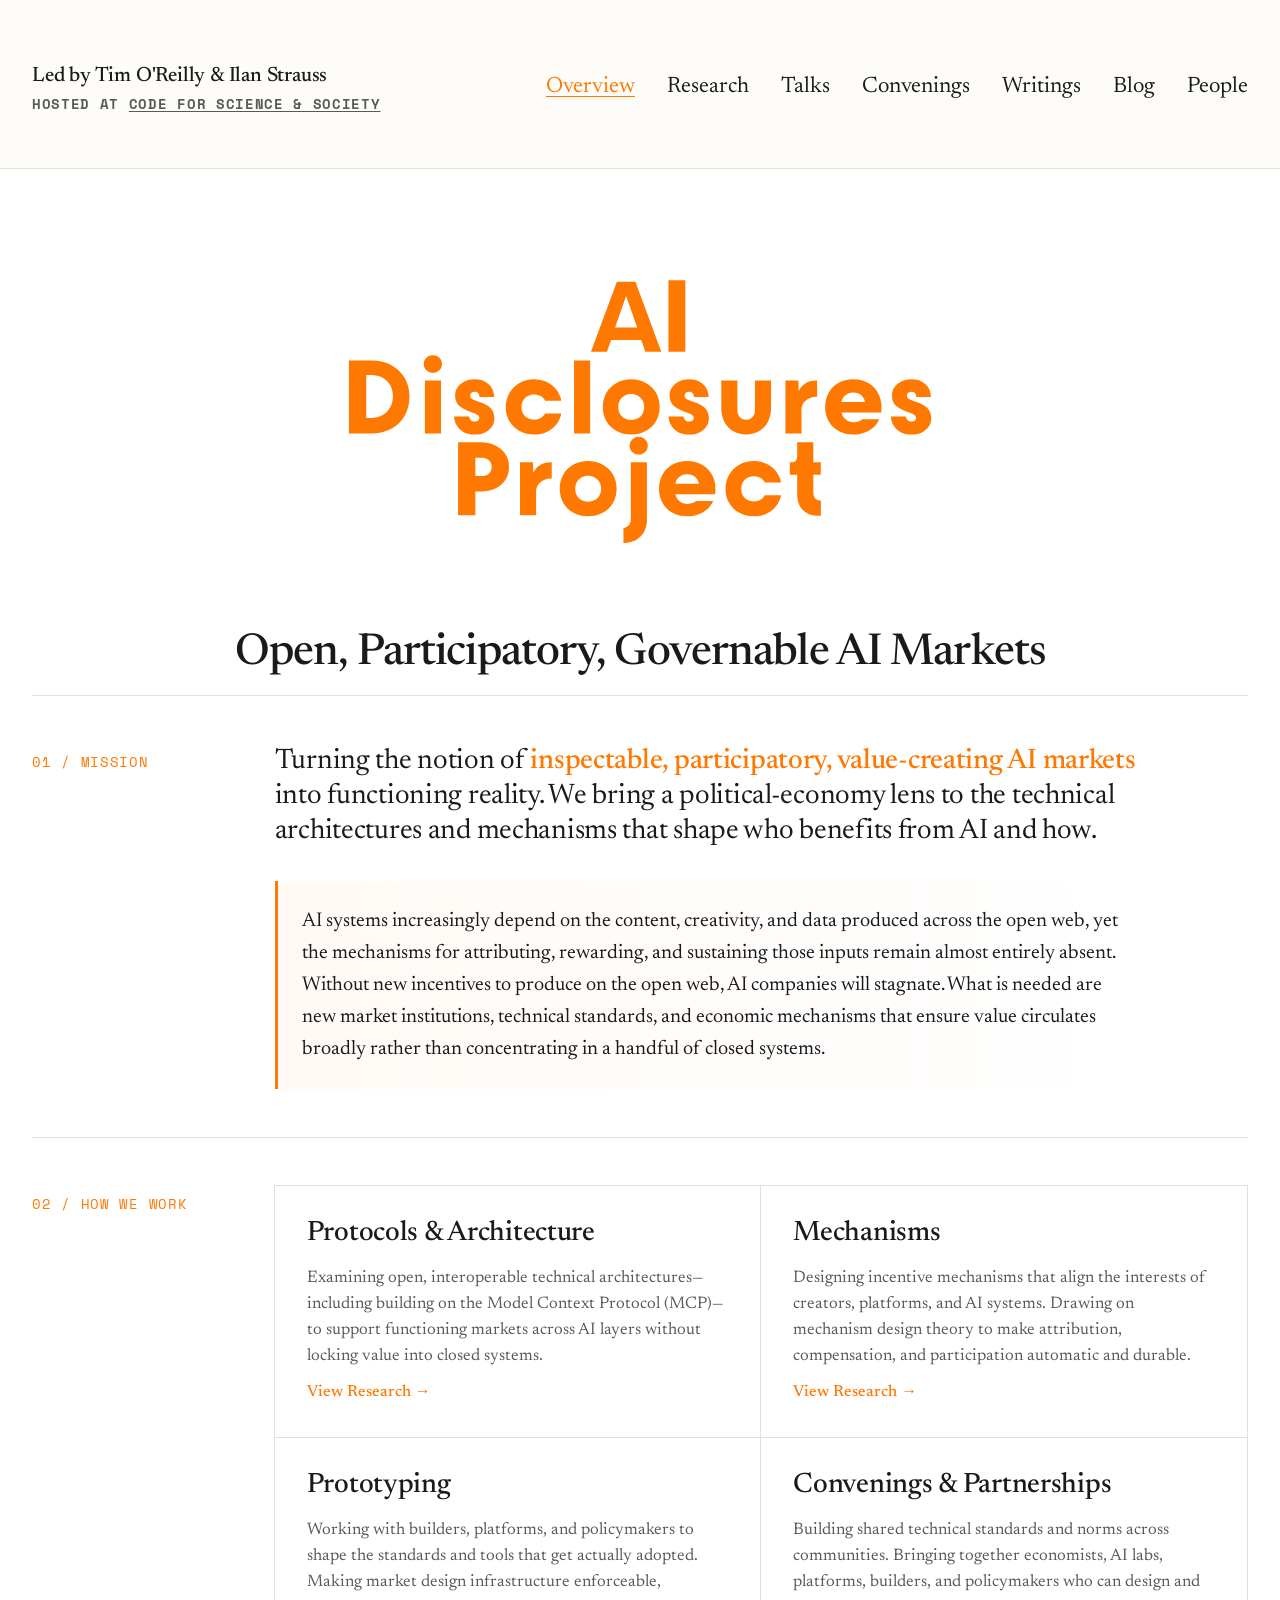
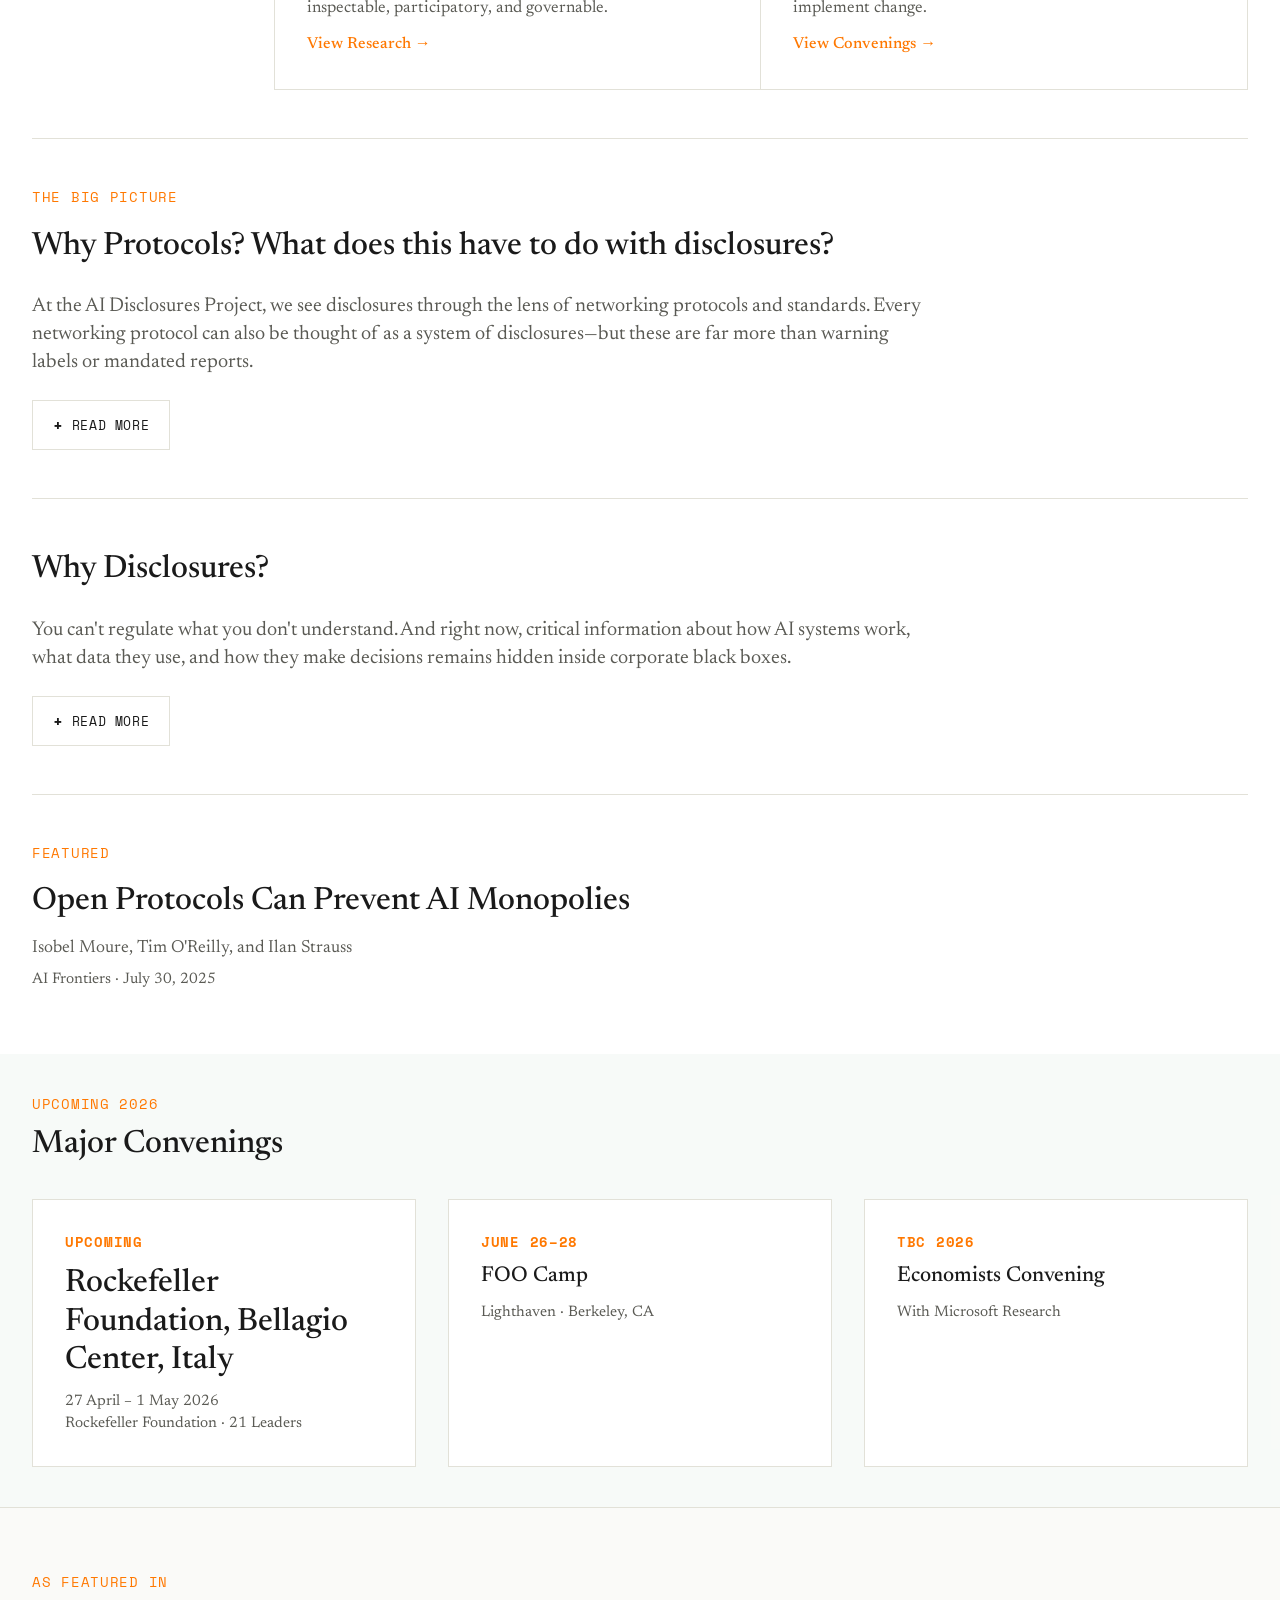
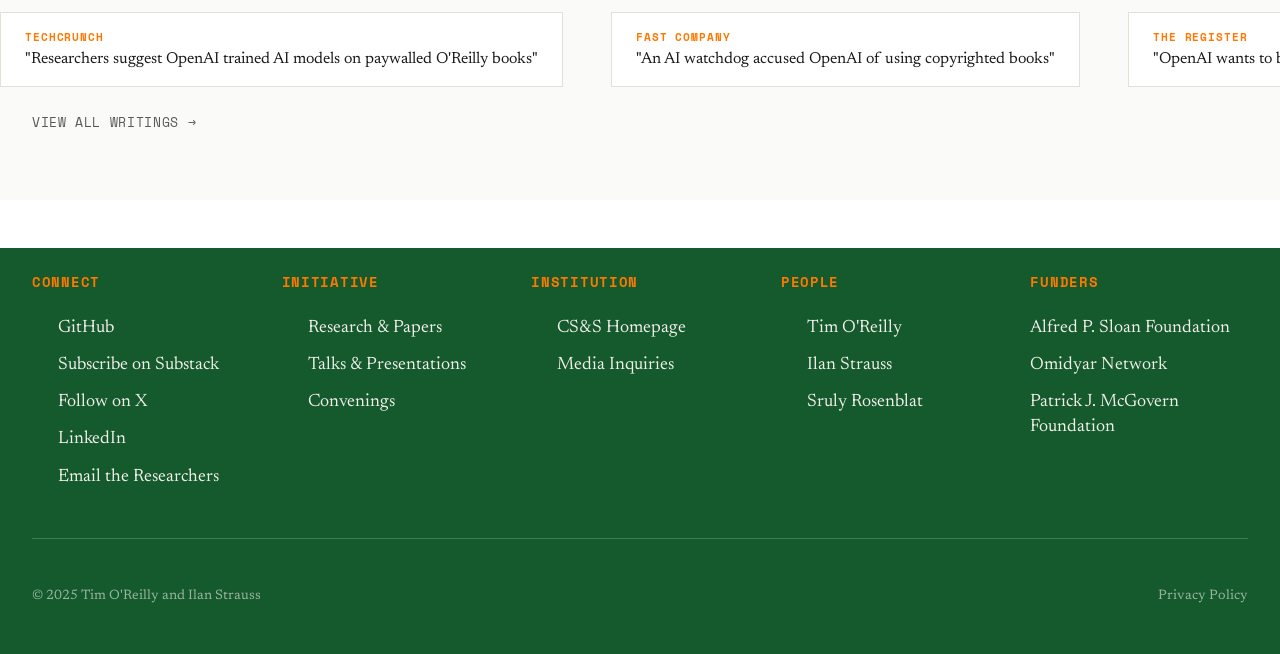
<file: index.html>
<!DOCTYPE html>
<html lang="en">
<head>
    <meta charset="UTF-8">
    <meta name="viewport" content="width=device-width, initial-scale=1.0">
    <title>AI Disclosures Project | Fair, Participatory AI Markets</title>
    <meta name="description" content="Working to turn the notion of fair, participatory AI markets into functioning reality. Research, mechanisms, and convenings for the AI economy.">
    <link rel="icon" type="image/svg+xml" href="assets/logos/orange-full-color.svg">

    <link rel="preconnect" href="https://fonts.googleapis.com">
    <link rel="preconnect" href="https://fonts.gstatic.com" crossorigin="">
    <link href="https://fonts.googleapis.com/css2?family=Newsreader:ital,opsz,wght@0,6..72,200..800;1,6..72,200..800&amp;family=Space+Mono:wght@400;700&amp;display=swap" rel="stylesheet">

    <style>
        :root {
            --bg: #ffffff;
            --accent: #FF7800;
            --green: #145A2D;
            --text-primary: #1a1a1a;
            --text-muted: #5a5a54;
            --border: #e2e1d8;

            --font-serif: 'Newsreader', serif;
            --font-mono: 'Space Mono', monospace;

            --grid-gap: 2rem;
            --section-pad: 3rem 0;
        }

        * {
            box-sizing: border-box;
            margin: 0;
            padding: 0;
        }

        body {
            background-color: var(--bg);
            color: var(--text-primary);
            font-family: var(--font-serif);
            font-size: 1.125rem;
            line-height: 1.4;
            -webkit-font-smoothing: antialiased;
            -moz-osx-font-smoothing: grayscale;
            overflow-x: hidden;
        }

        ::selection {
            background: var(--accent);
            color: #ffffff;
        }

        a {
            color: inherit;
            text-decoration: none;
            transition: color 0.2s ease;
        }

        a:hover {
            color: var(--green);
        }

        .mono {
            font-family: var(--font-mono);
            font-size: 0.9rem;
            text-transform: uppercase;
            letter-spacing: 0.05em;
        }

        .container {
            max-width: 1440px;
            margin: 0 auto;
            padding: 0 2rem;
        }

        nav {
            display: flex;
            justify-content: space-between;
            align-items: center;
            padding: 0.5rem 2rem 0 2rem;
            border-bottom: 1px solid var(--border);
            position: sticky;
            top: 0;
            background-color: rgba(253, 252, 248, 0.95);
            backdrop-filter: blur(10px);
            z-index: 100;
        }

        .nav-brand {
            font-weight: 600;
            font-size: 1.25rem;
            letter-spacing: -0.01em;
            color: var(--text-primary);
            display: flex;
            align-items: center;
            gap: 0.75rem;
        }

        .nav-brand img {
            display: none;
        }

        .nav-brand-text {
            display: flex;
            flex-direction: column;
            justify-content: center;
            gap: 0.25rem;
            min-height: 160px;
        }

        .nav-brand-text .led-by {
            font-family: var(--font-serif);
            font-size: 1.3rem;
            font-weight: 500;
            color: var(--text-primary);
        }

        .nav-brand-text .hosted-at {
            font-family: var(--font-mono);
            font-size: 0.85rem;
            text-transform: uppercase;
            letter-spacing: 0.05em;
            color: var(--text-muted);
        }

        .nav-brand-text .hosted-at a {
            text-decoration: underline;
            text-underline-offset: 2px;
        }

        .nav-links {
            display: flex;
            gap: 2rem;
        }

        .nav-links a {
            font-size: 1.4rem;
            font-weight: 400;
            color: var(--text-primary);
            text-decoration: none;
            transition: color 0.2s ease;
        }

        .nav-links a:hover {
            color: var(--green);
        }

        .nav-links a.active {
            color: var(--accent);
            text-decoration: underline;
            text-decoration-thickness: 1px;
            text-underline-offset: 4px;
        }

        .nav-links a.active:hover {
            color: var(--accent);
        }

        .hero {
            padding: 0;
            display: flex;
            flex-direction: column;
            align-items: center;
            text-align: center;
        }

        .logo-container {
            position: relative;
            max-width: clamp(400px, 60vw, 700px);
            margin: -6% -11% -11% -11%;
            cursor: pointer;
        }

        .hero-logo {
            width: 100%;
            height: auto;
            display: block;
            transition: opacity 0.5s ease;
        }

        .hero-logo.dissolving {
            opacity: 0;
        }

        #particleCanvas {
            position: absolute;
            top: 0;
            left: 0;
            width: 100%;
            height: 100%;
            pointer-events: none;
        }

        .hero h2 {
            color: var(--text-primary);
            font-size: clamp(1.5rem, 3.5vw, 2.75rem);
            line-height: 1.1;
            letter-spacing: -0.02em;
            font-weight: 500;
            margin: -2rem 0 1rem 0;
            max-width: 1000px;
        }

        .hero-meta {
            font-size: clamp(0.9rem, 1.5vw, 1.25rem);
            color: var(--text-muted);
            font-weight: 400;
            line-height: 1.3;
            margin-bottom: 2rem;
        }

        .hero-meta a {
            color: var(--text-muted);
            text-decoration: underline;
            text-underline-offset: 2px;
        }

        .hero-meta a:hover {
            color: var(--green);
        }

        .big-picture-section h2 {
            cursor: pointer;
            transition: color 0.3s ease;
        }

        .big-picture-section h2:hover {
            color: var(--green);
        }

        .big-picture-section p {
            transition: color 0.3s ease;
        }

        .big-picture-section p:hover {
            color: var(--green);
        }

        .big-picture-section a {
            color: var(--text-muted);
            text-decoration: none;
            transition: color 0.3s ease;
        }

        .big-picture-section a:hover {
            color: var(--green);
            text-decoration: underline;
        }

        .featured-article a:hover h2 {
            color: var(--green);
        }

        .section-grid {
            display: grid;
            grid-template-columns: 2fr 10fr;
            gap: 3rem;
            padding: var(--section-pad);
            border-top: 1px solid var(--border);
        }

        .section-label {
            color: var(--accent);
            margin-top: 0.5rem;
        }

        .mission-statement {
            font-size: clamp(1.4rem, 2.2vw, 2.25rem);
            line-height: 1.25;
            letter-spacing: -0.01em;
            font-weight: 400;
            max-width: 900px;
            color: var(--text-primary);
        }

        .mission-statement strong {
            color: var(--accent);
            font-weight: 500;
        }

        .intro-text {
            font-size: 1.25rem;
            line-height: 1.6;
            color: var(--text-primary);
            max-width: 850px;
            margin-top: 2rem;
            padding: 1.5rem 0 1.5rem 1.5rem;
            border-left: 3px solid var(--accent);
            background: linear-gradient(90deg, rgba(255, 120, 0, 0.04) 0%, transparent 100%);
        }

        .pillars-grid {
            display: grid;
            grid-template-columns: repeat(2, 1fr);
            gap: 0;
        }

        .pillar-card {
            padding: 2rem;
            border: 1px solid var(--border);
            margin: -1px 0 0 -1px;
            transition: background-color 0.3s ease, border-color 0.2s ease;
        }

        .pillar-card:hover {
            background-color: rgba(20, 90, 45, 0.03);
            border-color: var(--green);
            z-index: 1;
            position: relative;
        }

        .pillar-number {
            color: var(--accent);
            font-size: 2rem;
            font-weight: 500;
            line-height: 1;
            margin-bottom: 1rem;
            font-family: var(--font-serif);
        }

        .pillar-title {
            font-size: 1.75rem;
            font-weight: 500;
            line-height: 1.1;
            letter-spacing: -0.01em;
            color: var(--text-primary);
            margin-bottom: 1rem;
        }

        .pillar-desc {
            font-size: 1.05rem;
            color: var(--text-muted);
            line-height: 1.55;
        }

        .pillar-link {
            display: inline-flex;
            align-items: center;
            gap: 0.5rem;
            margin-top: 0.75rem;
            color: var(--accent);
            font-weight: 500;
            font-size: 1rem;
        }

        .pillar-link:hover {
            text-decoration: underline;
        }

        .expand-toggle {
            display: inline-flex;
            align-items: center;
            gap: 0.5rem;
            background: none;
            border: 1px solid var(--border);
            padding: 0.75rem 1.25rem;
            font-family: var(--font-mono);
            font-size: 0.8rem;
            text-transform: uppercase;
            letter-spacing: 0.05em;
            cursor: pointer;
            transition: all 0.2s ease;
            color: var(--text-primary);
        }

        .expand-toggle:hover {
            border-color: var(--green);
        }

        .expand-toggle .toggle-icon {
            font-weight: bold;
            font-size: 1rem;
        }

        .expanded-panel {
            max-height: 0;
            overflow: hidden;
            transition: max-height 0.4s ease;
        }

        .expanded-panel.open {
            max-height: 2000px;
        }

        .convenings-preview {
            background: rgba(20, 90, 45, 0.03);
            padding: 2.5rem 0;
            margin-top: 1rem;
        }

        .convenings-grid {
            display: grid;
            grid-template-columns: 1fr 1fr 1fr;
            gap: 2rem;
            max-width: 1440px;
            margin: 0 auto;
            padding: 0 2rem;
        }

        .convening-preview-card {
            background: var(--bg);
            border: 1px solid var(--border);
            padding: 2rem;
            transition: border-color 0.2s ease;
        }

        .convening-preview-card:hover {
            border-color: var(--green);
        }

        .convening-date {
            color: var(--accent);
            margin-bottom: 0.75rem;
            font-weight: 600;
        }

        .convening-title {
            font-size: 1.35rem;
            font-weight: 500;
            line-height: 1.2;
            margin-bottom: 0.75rem;
        }

        .convening-location {
            color: var(--text-muted);
            font-size: 0.95rem;
        }

        footer {
            background-color: var(--green);
            color: #F2EFEB;
            padding: 1.5rem 2rem 3rem 2rem;
            margin-top: 3rem;
        }

        .footer-grid {
            display: grid;
            grid-template-columns: repeat(5, 1fr);
            gap: 2rem;
            max-width: 1440px;
            margin: 0 auto;
        }

        .footer-col h4 {
            color: var(--accent);
            margin-bottom: 1.5rem;
        }

        .footer-links {
            list-style: none;
            display: flex;
            flex-direction: column;
            gap: 0.75rem;
        }

        .footer-links a {
            display: inline-flex;
            align-items: center;
            gap: 0.5rem;
            color: #F2EFEB;
        }

        .footer-links a:hover {
            color: var(--accent);
        }

        .footer-links a::before {
            content: "\2192";
            color: var(--accent);
            opacity: 0;
            transform: translateX(-10px);
            transition: all 0.2s ease;
        }

        .footer-links a:hover::before {
            opacity: 1;
            transform: translateX(0);
        }

        .colophon {
            padding-top: 3rem;
            margin-top: 3rem;
            border-top: 1px solid rgba(242, 239, 235, 0.2);
            display: flex;
            justify-content: space-between;
            color: rgba(242, 239, 235, 0.6);
            font-size: 0.85rem;
            max-width: 1440px;
            margin-left: auto;
            margin-right: auto;
        }

        .colophon a {
            color: rgba(242, 239, 235, 0.6);
            text-decoration: none;
        }

        .colophon a:hover {
            color: var(--accent);
        }

        /* Press Carousel */
        .press-carousel-section {
            padding: 4rem 0;
            background: #fafaf8;
            border-top: 1px solid var(--border);
            overflow: hidden;
        }

        .press-carousel {
            overflow: visible;
            overflow-x: clip;
            position: relative;
            margin-top: 1rem;
            padding-top: 4px;
        }

        .press-carousel-track {
            display: flex;
            gap: 3rem;
            animation: scroll 30s linear infinite;
            width: max-content;
        }

        .press-carousel-track:hover {
            animation-play-state: paused;
        }

        @keyframes scroll {
            0% { transform: translateX(0); }
            100% { transform: translateX(-50%); }
        }

        .press-item {
            display: flex;
            flex-direction: column;
            gap: 0.25rem;
            min-width: 300px;
            padding: 1rem 1.5rem;
            background: white;
            border: 1px solid var(--border);
            text-decoration: none;
            transition: border-color 0.2s ease, transform 0.2s ease;
        }

        .press-item:hover {
            border-color: var(--green);
            transform: translateY(-2px);
        }

        .press-outlet {
            font-family: var(--font-mono);
            font-size: 0.7rem;
            text-transform: uppercase;
            letter-spacing: 0.08em;
            color: var(--accent);
            font-weight: 700;
        }

        .press-headline {
            font-family: var(--font-serif);
            font-size: 1rem;
            color: var(--text-primary);
            line-height: 1.3;
        }

        .press-link {
            color: var(--text-muted);
            font-size: 0.8rem;
            transition: color 0.2s ease;
        }

        .press-link:hover {
            color: var(--green);
        }

        @media (max-width: 1024px) {
            .section-grid {
                grid-template-columns: 1fr;
                gap: 1.5rem;
            }
            .pillars-grid {
                grid-template-columns: 1fr;
            }
            .convenings-grid {
                grid-template-columns: 1fr;
            }
            .footer-grid {
                grid-template-columns: 1fr 1fr;
            }
            .nav-links {
                display: none;
            }
        }
    </style>
</head>
<body>

    <nav>
        <div class="nav-brand">
            <div class="nav-brand-text">
                <span class="led-by">Led by Tim O'Reilly & Ilan Strauss</span>
                <span class="hosted-at">Hosted at <a href="https://codeforscience.org" target="_blank">Code for Science & Society</a></span>
            </div>
        </div>
        <div class="nav-links">
            <a href="index.html" class="active">Overview</a>
            <a href="research.html">Research</a>
            <a href="talks.html">Talks</a>
            <a href="convenings.html">Convenings</a>
            <a href="press.html">Writings</a>
            <a href="blog.html">Blog</a>
            <a href="people.html">People</a>
        </div>
    </nav>

    <main class="container">

        <section class="hero">
            <div class="logo-container" id="logoContainer">
                <img src="assets/logos/logo-transparent.svg" alt="AI Disclosures Project" class="hero-logo" id="heroLogo">
                <canvas id="particleCanvas"></canvas>
            </div>
            <h2>Open, Participatory, Governable AI Markets</h2>
        </section>

        <section class="section-grid">
            <div class="section-label mono">01 / Mission</div>
            <div>
                <div class="mission-statement">
                    Turning the notion of <strong>inspectable, participatory, value-creating AI markets</strong> into functioning reality. We bring a political-economy lens to the technical architectures and mechanisms that shape who benefits from AI and how.
                </div>
                <p class="intro-text">
                    AI systems increasingly depend on the content, creativity, and data produced across the open web, yet the mechanisms for attributing, rewarding, and sustaining those inputs remain almost entirely absent. Without new incentives to produce on the open web, AI companies will stagnate. What is needed are new market institutions, technical standards, and economic mechanisms that ensure value circulates broadly rather than concentrating in a handful of closed systems.
                </p>
            </div>
        </section>

        <section class="section-grid" style="padding-bottom: 3rem;">
            <div class="section-label mono">02 / How We Work</div>
            <div class="pillars-grid">
                <div class="pillar-card">
                    <h3 class="pillar-title">Protocols & Architecture</h3>
                    <p class="pillar-desc">
                        Examining open, interoperable technical architectures—including building on the Model Context Protocol (MCP)—to support functioning markets across AI layers without locking value into closed systems.
                    </p>
                    <a href="research.html" class="pillar-link">View Research →</a>
                </div>
                <div class="pillar-card">
                    <h3 class="pillar-title">Mechanisms</h3>
                    <p class="pillar-desc">
                        Designing incentive mechanisms that align the interests of creators, platforms, and AI systems. Drawing on mechanism design theory to make attribution, compensation, and participation automatic and durable.
                    </p>
                    <a href="research.html" class="pillar-link">View Research →</a>
                </div>
                <div class="pillar-card">
                    <h3 class="pillar-title">Prototyping</h3>
                    <p class="pillar-desc">
                        Working with builders, platforms, and policymakers to shape the standards and tools that get actually adopted. Making market design infrastructure enforceable, inspectable, participatory, and governable.
                    </p>
                    <a href="research.html" class="pillar-link">View Research →</a>
                </div>
                <div class="pillar-card">
                    <h3 class="pillar-title">Convenings & Partnerships</h3>
                    <p class="pillar-desc">
                        Building shared technical standards and norms across communities. Bringing together economists, AI labs, platforms, builders, and policymakers who can design and implement change.
                    </p>
                    <a href="convenings.html" class="pillar-link">View Convenings →</a>
                </div>
            </div>
        </section>

        <section class="protocols-explainer big-picture-section" style="padding: 3rem 0; border-top: 1px solid var(--border);">
            <div class="mono" style="color: var(--accent); margin-bottom: 1rem;">The Big Picture</div>
            <h2 style="font-size: 2rem; font-weight: 500; margin-bottom: 1.5rem;">Why Protocols? What does this have to do with disclosures?</h2>
            <p style="font-size: 1.25rem; color: var(--text-muted); max-width: 900px; margin-bottom: 1.5rem;">
                At the AI Disclosures Project, we see disclosures through the lens of networking protocols and standards. Every networking protocol can also be thought of as a system of disclosures—but these are far more than warning labels or mandated reports.
            </p>

            <button class="expand-toggle" id="toggle-protocols" onclick="toggleProtocols()">
                <span class="toggle-icon">+</span> Read more
            </button>

            <div class="expanded-panel" id="panel-protocols">
                <div class="expanded-inner" style="max-width: 900px; padding-top: 1.5rem;">
                    <p style="margin-bottom: 1.5rem;">
                        They are a form of <strong>structured communication that enables independent, decentralized action</strong>. The race for first-mover advantage by large centralized AI providers suggests a hub-and-spoke railroad design, while a world of open-weight AI models connected by new modes of standardized communication could look more like a road system, or today's World Wide Web.
                    </p>
                    <p style="margin-bottom: 1.5rem;">
                        If we want a world where everyone—not just AI model developers and those building on top of their centralized networks—is able to innovate and offer their work to others without paying a tax to access centralized networks, <strong>we need a system of disclosures that enables interoperability and discovery</strong>.
                    </p>
                    <p style="margin-bottom: 1.5rem;">
                        In this approach, protocols, as a type of disclosure, can architect healthier AI markets—not after things are already too far gone, but through operating as foundational "rules of the road" that enable interoperability.
                    </p>
                    <p style="margin-bottom: 0.5rem; font-style: italic; color: var(--text-muted);">
                        "We need to stop thinking of disclosures as some kind of mandated transparency that acts as an inhibition to innovation. Instead, we should understand them as an enabler. The more control rests with systems whose ownership is limited, and whose behavior is self-interested and opaque, the more permission is required to innovate. The more we have built 'the rule of law' (i.e. standards) into our systems, the more distributed innovation can flourish."
                    </p>
                    <p style="margin-bottom: 1.5rem; font-size: 0.95rem; color: var(--text-muted);">— Tim O'Reilly</p>
                    <div style="display: flex; flex-direction: column; gap: 0.5rem;">
                        <a href="https://asimovaddendum.substack.com/p/disclosures-i-do-not-think-that-word" target="_blank">Read: "Disclosures. I do not think that word means what you think it means" →</a>
                        <a href="https://asimovaddendum.substack.com/p/protocols-and-power" target="_blank">Read: "Protocols and Power" →</a>
                    </div>
                </div>
            </div>
        </section>

        <section class="protocols-explainer big-picture-section" style="padding: 3rem 0; border-top: 1px solid var(--border);">
            <h2 style="font-size: 2rem; font-weight: 500; margin-bottom: 1.5rem;">Why Disclosures?</h2>
            <p style="font-size: 1.25rem; color: var(--text-muted); max-width: 900px; margin-bottom: 1.5rem;">
                You can't regulate what you don't understand. And right now, critical information about how AI systems work, what data they use, and how they make decisions remains hidden inside corporate black boxes.
            </p>

            <button class="expand-toggle" id="toggle-disclosures" onclick="toggleDisclosures()">
                <span class="toggle-icon">+</span> Read more
            </button>

            <div class="expanded-panel" id="panel-disclosures">
                <div class="expanded-inner" style="max-width: 900px; padding-top: 1.5rem;">
                    <p style="margin-bottom: 1.5rem;">
                        <strong>Guard against AI's enshittification.</strong> Cory Doctorow's term captures how platforms start out serving users, then shift to serving business customers, and finally optimize for extracting value from both. Without transparency about operating metrics, we won't know when AI systems begin this transition—until it's too late.
                    </p>
                    <p style="margin-bottom: 1.5rem;">
                        <strong>Disclosures as a language of benchmarks.</strong> Just as accounting standards created a shared language for understanding business performance, we need disclosure frameworks that let us compare AI systems against meaningful benchmarks—not just capability metrics, but measures of fairness, safety, and alignment with user interests.
                    </p>
                    <p style="margin-bottom: 1.5rem;">
                        <strong>Disclosures shape market structure.</strong> The choice between open and closed disclosure regimes determines whether AI markets evolve like the open internet (where anyone can participate) or like railroads (controlled by a few gatekeepers). Disclosure standards, when designed well, become the protocols that enable competitive, innovative markets.
                    </p>
                    <div style="display: flex; flex-direction: column; gap: 0.5rem;">
                        <a href="https://www.oreilly.com/radar/the-alignment-problem-is-not-new/" target="_blank">Read: "The Alignment Problem Is Not New" →</a>
                        <a href="https://asimovaddendum.substack.com/p/algorithms-start-out-as-magic-but" target="_blank">Read: "Algorithms Start Out as Magic But..." →</a>
                        <a href="https://asimovaddendum.substack.com/p/what-can-ai-learn-from-accounting" target="_blank">Read: "What Can AI Learn from Accounting?" →</a>
                    </div>
                </div>
            </div>
        </section>

        <section class="featured-article" style="padding: 3rem 0; border-top: 1px solid var(--border);">
            <div class="mono" style="color: var(--accent); margin-bottom: 1rem;">Featured</div>
            <a href="https://aifrontiersmedia.substack.com/p/open-protocols-can-prevent-ai-monopolies" target="_blank" style="text-decoration: none; display: block;">
                <h2 style="font-size: 2rem; font-weight: 500; margin-bottom: 0.75rem; transition: color 0.3s ease;">Open Protocols Can Prevent AI Monopolies</h2>
                <p style="font-size: 1.1rem; color: var(--text-muted); margin-bottom: 0.5rem;">Isobel Moure, Tim O'Reilly, and Ilan Strauss</p>
                <p style="font-size: 0.95rem; color: var(--text-muted);">AI Frontiers · July 30, 2025</p>
            </a>
        </section>

    </main>

    <section class="convenings-preview">
        <div class="container" style="margin-bottom: 2rem;">
            <div class="mono" style="color: var(--accent);">Upcoming 2026</div>
            <h2 style="font-size: 2rem; font-weight: 500; margin-top: 0.5rem;">Major Convenings</h2>
        </div>
        <div class="convenings-grid">
            <a href="convenings.html#bellagio" class="convening-preview-card">
                <div class="mono convening-date">Upcoming</div>
                <h3 class="convening-title" style="font-size: 2rem;">Rockefeller Foundation, Bellagio Center, Italy</h3>
                <p class="convening-location">27 April – 1 May 2026<br>Rockefeller Foundation · 21 Leaders</p>
            </a>
            <a href="convenings.html#foocamp" class="convening-preview-card">
                <div class="mono convening-date">June 26–28</div>
                <h3 class="convening-title">FOO Camp</h3>
                <p class="convening-location">Lighthaven · Berkeley, CA</p>
            </a>
            <a href="convenings.html" class="convening-preview-card">
                <div class="mono convening-date">TBC 2026</div>
                <h3 class="convening-title">Economists Convening</h3>
                <p class="convening-location">With Microsoft Research</p>
            </a>
        </div>
    </section>

    <section class="press-carousel-section">
        <div class="container">
            <div class="mono" style="color: var(--accent); margin-bottom: 0.5rem;">As Featured In</div>
        </div>
        <div class="press-carousel">
            <div class="press-carousel-track">
                <a href="https://techcrunch.com/2025/04/01/researchers-suggest-openai-trained-ai-models-on-paywalled-oreilly-books/" target="_blank" class="press-item">
                    <span class="press-outlet">TechCrunch</span>
                    <span class="press-headline">"Researchers suggest OpenAI trained AI models on paywalled O'Reilly books"</span>
                </a>
                <a href="https://www.fastcompany.com/91310223/an-ai-watchdog-accused-openai-of-using-copyrighted-books-without-permission" target="_blank" class="press-item">
                    <span class="press-outlet">Fast Company</span>
                    <span class="press-headline">"An AI watchdog accused OpenAI of using copyrighted books"</span>
                </a>
                <a href="https://www.theregister.com/2025/04/03/openai_copyright_bypass/" target="_blank" class="press-item">
                    <span class="press-outlet">The Register</span>
                    <span class="press-headline">"OpenAI wants to bend copyright rules"</span>
                </a>
                <a href="https://initiatives.weforum.org/forum-spaces/policy-navigator/publications/open-protocols-can-prevent-ai-monopolies/3aad01d56821f3946aee99651c5649c958653fbd" target="_blank" class="press-item">
                    <span class="press-outlet">World Economic Forum</span>
                    <span class="press-headline">"Open Protocols Can Prevent AI Monopolies"</span>
                </a>
                <a href="https://www.deeplearning.ai/the-batch/study-shows-openais-gpt-4o-model-can-identify-verbatim-excerpts-from-paywalled-oreilly-books/" target="_blank" class="press-item">
                    <span class="press-outlet">The Batch</span>
                    <span class="press-headline">"Study shows GPT-4o can identify verbatim excerpts from paywalled books"</span>
                </a>
                <a href="https://podcasts.apple.com/us/podcast/open-protocols-can-prevent-ai-monopolies-by-isobel/id1806906344?i=1000719842916" target="_blank" class="press-item">
                    <span class="press-outlet">AI Frontiers Podcast</span>
                    <span class="press-headline">"Open Protocols Can Prevent AI Monopolies"</span>
                </a>
                <!-- Duplicate for seamless loop -->
                <a href="https://techcrunch.com/2025/04/01/researchers-suggest-openai-trained-ai-models-on-paywalled-oreilly-books/" target="_blank" class="press-item">
                    <span class="press-outlet">TechCrunch</span>
                    <span class="press-headline">"Researchers suggest OpenAI trained AI models on paywalled O'Reilly books"</span>
                </a>
                <a href="https://www.fastcompany.com/91310223/an-ai-watchdog-accused-openai-of-using-copyrighted-books-without-permission" target="_blank" class="press-item">
                    <span class="press-outlet">Fast Company</span>
                    <span class="press-headline">"An AI watchdog accused OpenAI of using copyrighted books"</span>
                </a>
                <a href="https://www.theregister.com/2025/04/03/openai_copyright_bypass/" target="_blank" class="press-item">
                    <span class="press-outlet">The Register</span>
                    <span class="press-headline">"OpenAI wants to bend copyright rules"</span>
                </a>
                <a href="https://podcasts.apple.com/us/podcast/open-protocols-can-prevent-ai-monopolies-by-isobel/id1806906344?i=1000719842916" target="_blank" class="press-item">
                    <span class="press-outlet">AI Frontiers Podcast</span>
                    <span class="press-headline">"Open Protocols Can Prevent AI Monopolies"</span>
                </a>
            </div>
        </div>
        <div class="container" style="margin-top: 1.5rem;">
            <a href="press.html" class="press-link mono">View All Writings →</a>
        </div>
    </section>

    <footer>
        <div class="footer-grid">
            <div class="footer-col">
                <h4 class="mono">Connect</h4>
                <ul class="footer-links">
                    <li><a href="https://github.com/AI-Disclosures-Project" target="_blank">GitHub</a></li>
                    <li><a href="https://asimovaddendum.substack.com/" target="_blank">Subscribe on Substack</a></li>
                    <li><a href="https://x.com/AIdisclosures" target="_blank">Follow on X</a></li>
                    <li><a href="https://www.linkedin.com/company/the-ai-disclosures-project" target="_blank">LinkedIn</a></li>
                    <li><a href="mailto:ilan@aidisclosures.org">Email the Researchers</a></li>
                </ul>
            </div>
            <div class="footer-col">
                <h4 class="mono">Initiative</h4>
                <ul class="footer-links">
                    <li><a href="research.html">Research & Papers</a></li>
                    <li><a href="talks.html">Talks & Presentations</a></li>
                    <li><a href="convenings.html">Convenings</a></li>
                </ul>
            </div>
            <div class="footer-col">
                <h4 class="mono">Institution</h4>
                <ul class="footer-links">
                    <li><a href="https://codeforscience.org" target="_blank">CS&S Homepage</a></li>
                    <li><a href="mailto:ilan@aidisclosures.org">Media Inquiries</a></li>
                </ul>
            </div>
            <div class="footer-col">
                <h4 class="mono">People</h4>
                <ul class="footer-links">
                    <li><a href="people.html#tim">Tim O'Reilly</a></li>
                    <li><a href="people.html#ilan">Ilan Strauss</a></li>
                    <li><a href="people.html#sruly">Sruly Rosenblat</a></li>
                </ul>
            </div>
            <div class="footer-col">
                <h4 class="mono">Funders</h4>
                <ul class="footer-links">
                    <li>Alfred P. Sloan Foundation</li>
                    <li>Omidyar Network</li>
                    <li>Patrick J. McGovern Foundation</li>
                </ul>
            </div>
        </div>
        <div class="colophon">
            <div>&copy; 2025 Tim O'Reilly and Ilan Strauss</div>
            <div><a href="privacy.html">Privacy Policy</a></div>
        </div>
    </footer>

    <script>
        function toggleProtocols() {
            const panel = document.getElementById('panel-protocols');
            const btn = document.getElementById('toggle-protocols');
            const isOpen = panel.classList.contains('open');
            panel.classList.toggle('open', !isOpen);
            btn.querySelector('.toggle-icon').textContent = isOpen ? '+' : '−';
            btn.childNodes[2].textContent = isOpen ? ' Read more' : ' Read less';
        }

        function toggleDisclosures() {
            const panel = document.getElementById('panel-disclosures');
            const btn = document.getElementById('toggle-disclosures');
            const isOpen = panel.classList.contains('open');
            panel.classList.toggle('open', !isOpen);
            btn.querySelector('.toggle-icon').textContent = isOpen ? '+' : '−';
            btn.childNodes[2].textContent = isOpen ? ' Read more' : ' Read less';
        }

        // Particle disintegration effect
        (function() {
            const container = document.getElementById('logoContainer');
            const logo = document.getElementById('heroLogo');
            const canvas = document.getElementById('particleCanvas');
            const ctx = canvas.getContext('2d');

            let particles = [];
            let isDissolving = false;
            let animationId = null;
            let imageData = null;

            function initCanvas() {
                const rect = container.getBoundingClientRect();
                canvas.width = rect.width;
                canvas.height = rect.height;
            }

            function createParticles() {
                particles = [];
                const rect = container.getBoundingClientRect();
                canvas.width = rect.width;
                canvas.height = rect.height;

                // Draw logo to canvas to sample pixels
                const tempCanvas = document.createElement('canvas');
                const tempCtx = tempCanvas.getContext('2d');
                tempCanvas.width = canvas.width;
                tempCanvas.height = canvas.height;

                const img = new Image();
                img.crossOrigin = "anonymous";
                img.src = logo.src;

                img.onload = function() {
                    tempCtx.drawImage(img, 0, 0, canvas.width, canvas.height);
                    const data = tempCtx.getImageData(0, 0, canvas.width, canvas.height);

                    // Sample pixels and create particles
                    const step = 4; // Sample every 4th pixel
                    for (let y = 0; y < canvas.height; y += step) {
                        for (let x = 0; x < canvas.width; x += step) {
                            const i = (y * canvas.width + x) * 4;
                            const alpha = data.data[i + 3];
                            if (alpha > 50) {
                                particles.push({
                                    x: x,
                                    y: y,
                                    originX: x,
                                    originY: y,
                                    color: `rgba(${data.data[i]}, ${data.data[i+1]}, ${data.data[i+2]}, ${alpha/255})`,
                                    size: Math.random() * 2 + 1,
                                    vx: (Math.random() - 0.5) * 8,
                                    vy: (Math.random() - 0.5) * 8 - 2,
                                    life: 1
                                });
                            }
                        }
                    }
                };
            }

            function animate() {
                ctx.clearRect(0, 0, canvas.width, canvas.height);

                let allSettled = true;

                particles.forEach(p => {
                    if (isDissolving) {
                        p.x += p.vx;
                        p.y += p.vy;
                        p.vy += 0.1; // gravity
                        p.life -= 0.008;
                        p.vx *= 0.99;
                        p.vy *= 0.99;
                    } else {
                        // Reform
                        const dx = p.originX - p.x;
                        const dy = p.originY - p.y;
                        p.x += dx * 0.08;
                        p.y += dy * 0.08;
                        p.life = Math.min(1, p.life + 0.02);

                        if (Math.abs(dx) > 0.1 || Math.abs(dy) > 0.1) {
                            allSettled = false;
                        } else {
                            // Snap to exact origin
                            p.x = p.originX;
                            p.y = p.originY;
                        }
                    }

                    if (p.life > 0) {
                        ctx.globalAlpha = p.life;
                        ctx.fillStyle = p.color;
                        ctx.fillRect(p.x, p.y, p.size, p.size);
                    }
                });

                ctx.globalAlpha = 1;

                if (!isDissolving && allSettled) {
                    // Clear canvas completely so no grainy particles show
                    ctx.clearRect(0, 0, canvas.width, canvas.height);
                    logo.classList.remove('dissolving');
                    cancelAnimationFrame(animationId);
                    animationId = null;
                    return;
                }

                animationId = requestAnimationFrame(animate);
            }

            container.addEventListener('mouseenter', function() {
                if (particles.length === 0) {
                    createParticles();
                    setTimeout(() => {
                        isDissolving = true;
                        logo.classList.add('dissolving');
                        if (!animationId) animate();
                    }, 100);
                } else {
                    isDissolving = true;
                    logo.classList.add('dissolving');
                    // Reset particle velocities
                    particles.forEach(p => {
                        p.vx = (Math.random() - 0.5) * 8;
                        p.vy = (Math.random() - 0.5) * 8 - 2;
                    });
                    if (!animationId) animate();
                }
            });

            container.addEventListener('mouseleave', function() {
                isDissolving = false;
            });

            window.addEventListener('resize', initCanvas);
        })();
    </script>
</body>
</html>
</file>
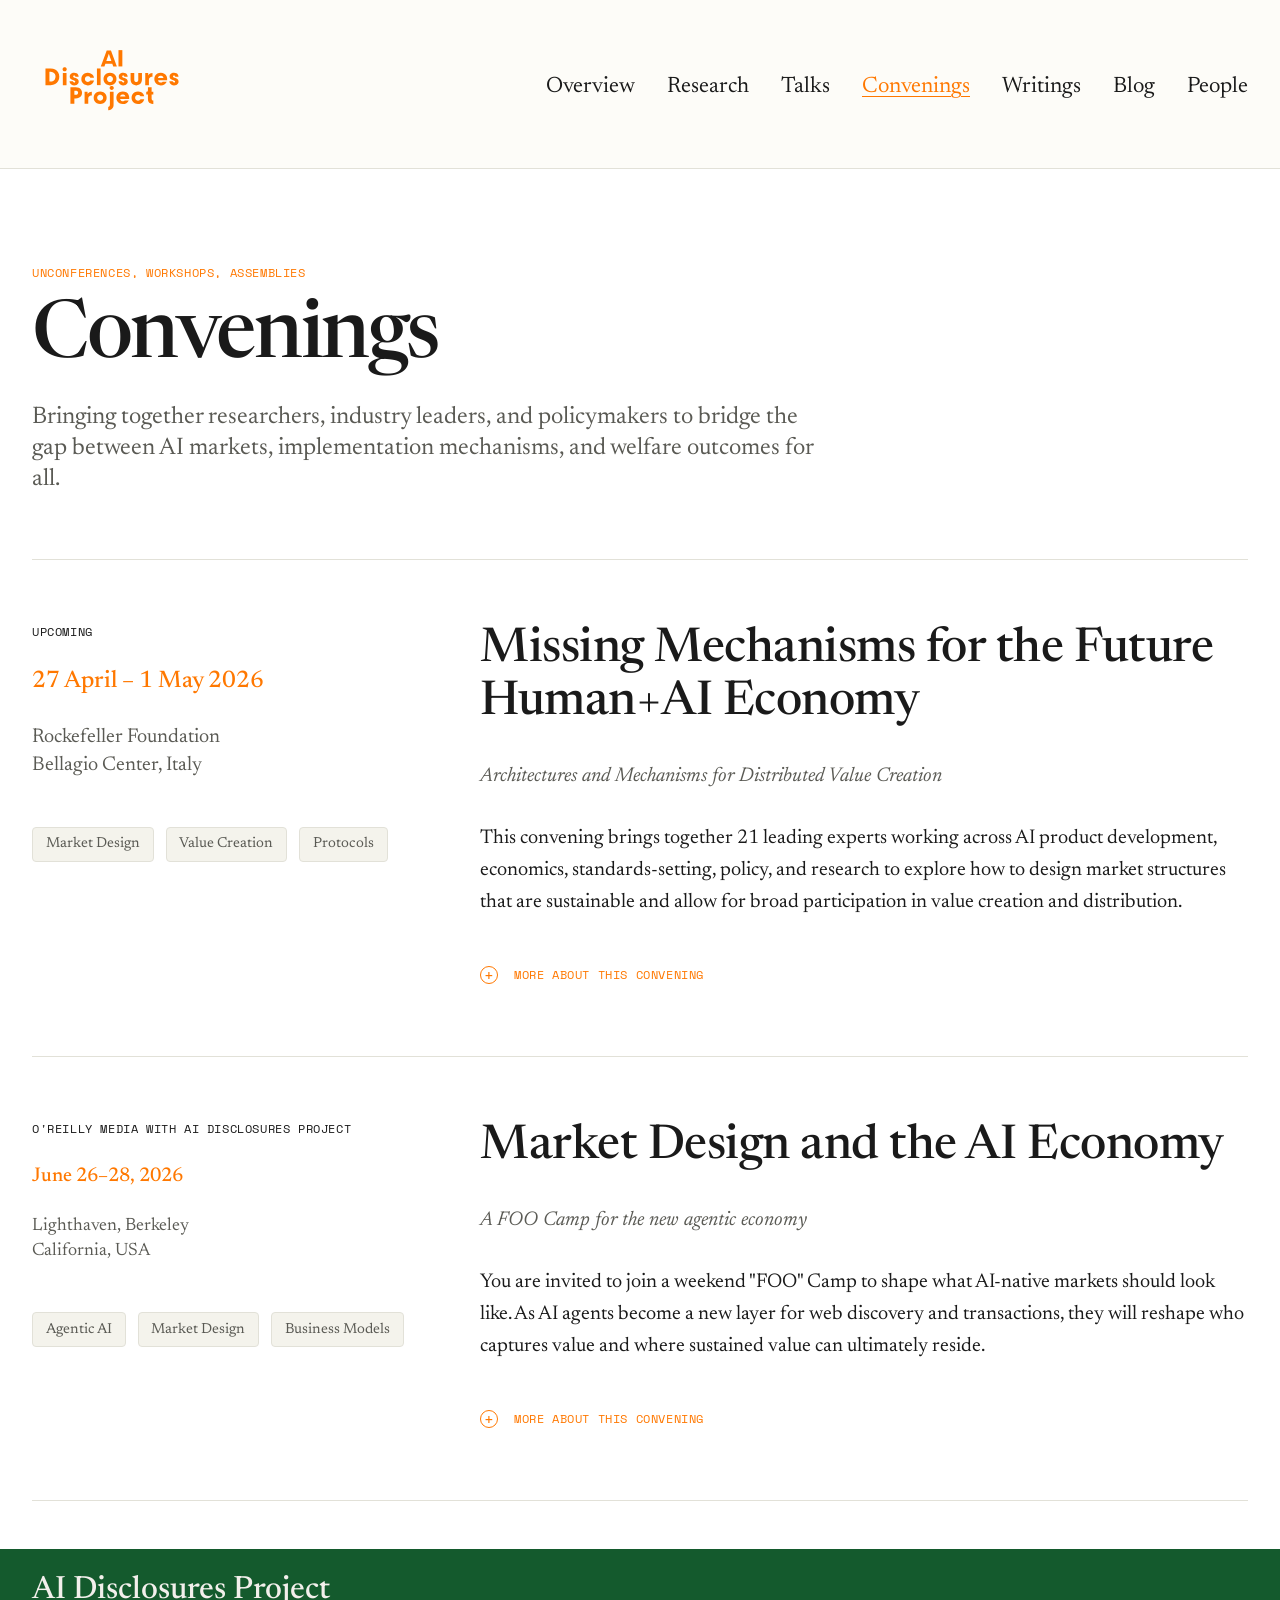
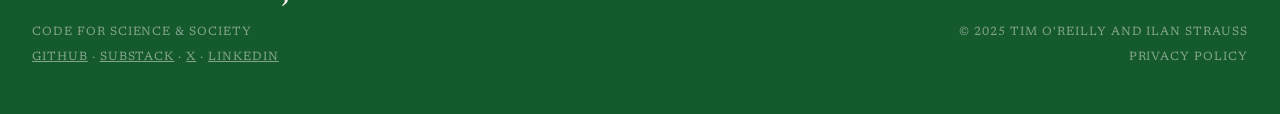
<file: convenings.html>
<!DOCTYPE html>
<html lang="en">
<head>
    <meta charset="UTF-8">
    <meta name="viewport" content="width=device-width, initial-scale=1.0">
    <title>Convenings | AI Disclosures Project</title>
    <meta name="description" content="Events and assemblies bringing together researchers, industry leaders, and policymakers to bridge the gap between AI development and democratic oversight.">

    <link rel="preconnect" href="https://fonts.googleapis.com">
    <link rel="preconnect" href="https://fonts.gstatic.com" crossorigin>
    <link href="https://fonts.googleapis.com/css2?family=Newsreader:ital,opsz,wght@0,6..72,200..800;1,6..72,200..800&family=Space+Mono:wght@400;700&display=swap" rel="stylesheet">
    <link rel="icon" type="image/svg+xml" href="assets/logos/orange-full-color.svg">

    <style>
        :root {
            --bg: #ffffff;
            --accent: #FF7800;
            --green: #145A2D;
            --text-primary: #1a1a1a;
            --text-muted: #5a5a54;
            --border: #e2e1d8;

            --font-serif: 'Newsreader', serif;
            --font-mono: 'Space Mono', monospace;

            --grid-gap: 2rem;
            --section-pad: 6rem 0;

            /* Shared item hover */
            --item-hover-bg: rgba(255, 120, 0, 0.05);
        }

        * {
            box-sizing: border-box;
            margin: 0;
            padding: 0;
        }

        body {
            background-color: var(--bg);
            color: var(--text-primary);
            font-family: var(--font-serif);
            font-size: 1.125rem;
            line-height: 1.4;
            -webkit-font-smoothing: antialiased;
            overflow-x: hidden;
        }

        a {
            color: inherit;
            text-decoration: none;
            transition: color 0.2s ease;
        }

        a:hover {
            color: var(--green);
        }

        .mono {
            font-family: var(--font-mono);
            font-size: 0.75rem;
            text-transform: uppercase;
            letter-spacing: 0.05em;
        }

        .container {
            max-width: 1440px;
            margin: 0 auto;
            padding: 0 2rem;
        }

        nav {
            display: flex;
            justify-content: space-between;
            align-items: center;
            padding: 0.5rem 2rem 0 2rem;
            border-bottom: 1px solid var(--border);
            position: sticky;
            top: 0;
            background-color: rgba(253, 252, 248, 0.95);
            backdrop-filter: blur(10px);
            z-index: 100;
        }

        .nav-brand {
            font-weight: 600;
            font-size: 1.25rem;
            letter-spacing: -0.01em;
            color: var(--text-primary);
            display: flex;
            align-items: center;
            gap: 0.75rem;
        }

        .nav-brand img {
            height: 160px;
        }

        .nav-brand span {
            color: var(--accent);
        }

        .nav-links {
            display: flex;
            gap: 2rem;
        }

        .nav-links a {
            font-size: 1.4rem;
            font-weight: 400;
            color: var(--text-primary);
            text-decoration: none;
            transition: color 0.2s ease;
        }

        .nav-links a:hover {
            color: var(--green);
        }

        .nav-links a.active {
            color: var(--accent);
            text-decoration: underline;
            text-decoration-thickness: 1px;
            text-underline-offset: 4px;
        }

        .nav-links a.active:hover {
            color: var(--accent);
        }

        .page-header {
            padding: 6rem 0 4rem;
            border-bottom: 1px solid var(--border);
        }

        .page-header h1 {
            font-size: 5rem;
            font-weight: 500;
            letter-spacing: -0.03em;
            line-height: 1;
            margin-bottom: 1.5rem;
        }

        .page-intro {
            font-size: 1.5rem;
            max-width: 800px;
            color: var(--text-muted);
            line-height: 1.3;
        }

        .convening-card {
            padding: 4rem 0;
            border-bottom: 1px solid var(--border);
            cursor: default;
        }

        .convening-grid {
            display: grid;
            grid-template-columns: 4fr 8fr;
            gap: 4rem;
        }

        .convening-meta {
            display: flex;
            flex-direction: column;
            gap: 1.5rem;
        }

        .convening-date {
            font-size: 1.25rem;
            font-weight: 500;
            color: var(--accent);
        }

        .convening-location {
            font-size: 1.125rem;
            color: var(--text-muted);
        }

        .convening-title {
            font-size: 3rem;
            line-height: 1.1;
            font-weight: 500;
            margin-bottom: 2rem;
            letter-spacing: -0.01em;
        }

        .tab-row {
            display: flex;
            gap: 2.5rem;
            border-bottom: 1px solid var(--border);
            margin-bottom: 2.5rem;
        }

        .tab-btn {
            background: none;
            border: none;
            padding: 0.75rem 0;
            font-family: var(--font-mono);
            font-size: 0.75rem;
            text-transform: uppercase;
            letter-spacing: 0.05em;
            cursor: pointer;
            color: var(--text-muted);
            position: relative;
            transition: color 0.2s ease;
        }

        .tab-btn.active {
            color: var(--accent);
        }

        .tab-btn.active::after {
            content: "";
            position: absolute;
            bottom: -1px;
            left: 0;
            width: 100%;
            height: 2px;
            background-color: var(--accent);
        }

        .tab-content {
            font-size: 1.25rem;
            line-height: 1.6;
            color: var(--text-primary);
            max-width: 850px;
        }

        .tab-panel {
            display: none;
        }

        .tab-panel.active {
            display: block;
        }

        .expand-toggle {
            display: inline-flex;
            align-items: center;
            gap: 0.5rem;
            margin-top: 1.5rem;
            background: none;
            border: none;
            padding: 0;
            font-family: var(--font-mono);
            font-size: 0.75rem;
            text-transform: uppercase;
            letter-spacing: 0.05em;
            color: var(--accent);
            cursor: pointer;
        }

        .expand-toggle .toggle-icon {
            display: inline-block;
            width: 18px;
            height: 18px;
            border: 1px solid var(--accent);
            border-radius: 50%;
            line-height: 16px;
            text-align: center;
            font-size: 1rem;
            transition: transform 0.3s ease, border-color 0.2s ease;
        }

        .expand-toggle:hover .toggle-icon {
            border-color: var(--green);
        }

        .expand-toggle.open .toggle-icon {
            transform: rotate(45deg);
        }

        .expand-toggle .toggle-label {
            margin-left: 0.5rem;
        }

        .expanded-panel {
            max-height: 0;
            overflow: hidden;
            transition: max-height 0.5s ease, opacity 0.3s ease 0.1s;
            opacity: 0;
            visibility: hidden;
        }

        .expanded-panel.open {
            max-height: 1200px;
            opacity: 1;
            visibility: visible;
            transition: max-height 0.5s ease, opacity 0.3s ease, visibility 0s;
        }

        .expanded-inner {
            padding-top: 2rem;
            border-top: 1px solid var(--border);
            margin-top: 2rem;
        }

        .detail-grid {
            display: grid;
            grid-template-columns: repeat(3, 1fr);
            gap: 2rem;
            margin-bottom: 2rem;
        }

        .detail-block h5 {
            font-family: var(--font-mono);
            font-size: 0.7rem;
            text-transform: uppercase;
            letter-spacing: 0.06em;
            color: var(--text-muted);
            margin-bottom: 0.75rem;
        }

        .detail-block p {
            font-size: 1.05rem;
            line-height: 1.5;
        }

        .outcome-list {
            list-style: none;
            display: flex;
            flex-direction: column;
            gap: 0.75rem;
            margin-bottom: 2rem;
        }

        .outcome-list li {
            display: flex;
            gap: 1rem;
            font-size: 1.05rem;
            line-height: 1.5;
            padding-bottom: 0.75rem;
            border-bottom: 1px dotted var(--border);
        }

        .outcome-list li::before {
            content: '\2192';
            color: var(--green);
            flex-shrink: 0;
        }

        .participant-list {
            display: grid;
            grid-template-columns: repeat(2, 1fr);
            gap: 1rem 3rem;
            font-size: 1.125rem;
        }

        /* Paragraph & sentence level highlighting */
        .tab-content > p,
        .expanded-inner > p {
            transition: color 0.2s ease;
        }

        .tab-content > p:hover,
        .expanded-inner > p:hover {
            color: var(--green);
        }

        .outcome-list li {
            transition: color 0.2s ease;
        }

        .outcome-list li:hover {
            color: var(--green);
        }

        .outcome-list li:hover::before {
            color: var(--accent);
        }

        .detail-block p {
            transition: color 0.2s ease;
        }

        .detail-block:hover p {
            color: var(--green);
        }

        .detail-block:hover h5 {
            color: var(--accent);
        }

        .participant-item {
            padding: 0.5rem 0;
            border-bottom: 1px dotted var(--border);
            transition: color 0.2s ease;
            display: flex;
            justify-content: space-between;
        }

        .participant-item:hover {
            color: var(--green);
        }

        .participant-item:hover .participant-org {
            color: var(--accent);
        }

        .participant-org {
            font-size: 0.9rem;
            color: var(--text-muted);
            font-style: italic;
        }

        .theme-tags {
            display: flex;
            flex-wrap: wrap;
            gap: 0.75rem;
            margin-top: 1.5rem;
        }

        .theme-tag {
            padding: 0.4rem 0.8rem;
            background: #f4f3ec;
            border: 1px solid var(--border);
            border-radius: 4px;
            font-size: 0.9rem;
            color: var(--text-muted);
        }

        .other-convenings {
            padding: 6rem 0;
        }

        .other-grid {
            display: grid;
            grid-template-columns: repeat(3, 1fr);
            gap: 2rem;
            margin-top: 3rem;
        }

        .other-item {
            padding: 2rem;
            border: 1px solid var(--border);
            transition: border-color 0.3s ease;
        }

        .other-item:hover {
            border-color: var(--green);
        }

        .other-label {
            color: var(--green);
            margin-bottom: 1rem;
        }

        .other-title {
            font-size: 1.5rem;
            font-weight: 500;
            margin-bottom: 1rem;
        }

        footer {
            background-color: var(--green);
            color: #F2EFEB;
            padding: 1.5rem 2rem 3rem 2rem;
            margin-top: 3rem;
            display: flex;
            justify-content: space-between;
            align-items: flex-end;
        }

        .footer-title {
            font-size: 2rem;
            font-weight: 500;
            line-height: 1.1;
        }

        .footer-sub {
            font-size: 0.75rem;
            text-transform: uppercase;
            letter-spacing: 0.08em;
            opacity: 0.5;
        }

        @media (max-width: 1024px) {
            .convening-grid {
                grid-template-columns: 1fr;
                gap: 2rem;
            }
            .other-grid {
                grid-template-columns: 1fr;
            }
            .page-header h1 {
                font-size: 3.5rem;
            }
            .footer-grid {
                grid-template-columns: 1fr 1fr;
            }
            .nav-links {
                display: none;
            }
            .detail-grid {
                grid-template-columns: 1fr;
            }
            .participant-list {
                grid-template-columns: 1fr;
            }
        }
    </style>
</head>
<body>

    <nav>
        <a href="index.html" class="nav-brand">
            <img src="assets/logos/logo-transparent.svg" alt="AI Disclosures Project">
        </a>
        <div class="nav-links">
            <a href="index.html">Overview</a>
            <a href="research.html">Research</a>
            <a href="talks.html">Talks</a>
            <a href="convenings.html" class="active">Convenings</a>
            <a href="press.html">Writings</a>
            <a href="blog.html">Blog</a>
            <a href="people.html">People</a>
        </div>
    </nav>

    <main class="container">

        <header class="page-header">
            <div class="mono" style="color: var(--accent); margin-bottom: 1rem;">Unconferences, workshops, assemblies</div>
            <h1>Convenings</h1>
            <p class="page-intro">Bringing together researchers, industry leaders, and policymakers to bridge the gap between AI markets, implementation mechanisms, and welfare outcomes for all.</p>
        </header>

        <!-- Bellagio Convening -->
        <section class="convening-card" id="bellagio">
            <div class="convening-grid">
                <div class="convening-meta">
                    <div class="mono">Upcoming</div>
                    <div class="convening-date" style="font-size: 1.5rem;">27 April – 1 May 2026</div>
                    <div class="convening-location" style="font-size: 1.25rem;">Rockefeller Foundation<br>Bellagio Center, Italy</div>
                    <div class="theme-tags">
                        <span class="theme-tag">Market Design</span>
                        <span class="theme-tag">Value Creation</span>
                        <span class="theme-tag">Protocols</span>
                    </div>
                </div>
                <div class="convening-body">
                    <h2 class="convening-title">Missing Mechanisms for the Future Human+AI Economy</h2>
                    <p style="font-size: 1.25rem; font-style: italic; color: var(--text-muted); margin-bottom: 2rem;">Architectures and Mechanisms for Distributed Value Creation</p>
                    <div class="tab-content">
                        <p style="margin-bottom: 1.5rem;">This convening brings together 21 leading experts working across AI product development, economics, standards-setting, policy, and research to explore how to design market structures that are sustainable and allow for broad participation in value creation and distribution.</p>

                        <button class="expand-toggle" id="toggle-bellagio" onclick="toggleExpand('bellagio')">
                            <span class="toggle-icon">+</span><span class="toggle-label">More about this convening</span>
                        </button>

                        <div class="expanded-panel" id="panel-bellagio">
                            <div class="expanded-inner">
                        <p style="margin-bottom: 1.5rem;">AI systems increasingly rely on external content – text, images, audio, and data produced across the web – but the mechanisms for recognizing, attributing, and rewarding those inputs remain underdeveloped. As a result, value flows are opaque, even as AI-mediated products become more deeply integrated into everyday economic activity.</p>

                        <div class="detail-grid" style="margin-top: 2rem;">
                            <div class="detail-block">
                                <h5>Format</h5>
                                <p>Closed convening of AI leaders and builders with 21 invited participants over five days. Participants will prepare prototype mechanisms and RFC-type contributions.</p>
                            </div>
                            <div class="detail-block">
                                <h5>Convened By</h5>
                                <p>AI Disclosures Project at the Rockefeller Foundation Bellagio Center, Italy.</p>
                            </div>
                            <div class="detail-block">
                                <h5>Contact</h5>
                                <p>For questions: <a href="mailto:ilan@aidisclosures.org" style="color: var(--accent);">ilan@aidisclosures.org</a></p>
                            </div>
                        </div>

                        <h5 style="font-family: var(--font-mono); font-size: 0.7rem; text-transform: uppercase; letter-spacing: 0.06em; color: var(--text-muted); margin: 2rem 0 1rem;">Key Questions</h5>
                        <ul class="outcome-list">
                            <li>What is the future of knowledge curation and consumption in the age of AI?</li>
                            <li>What is the value-exchange under AI that will sustain existing content producers and incentivize new content production?</li>
                            <li>What technical architectures – APIs, protocols, attribution systems – could support open, interoperable AI markets?</li>
                            <li>What new AI-native business models could align creator incentives with AI product growth?</li>
                            <li>What governance mechanisms do we need to make these markets trustworthy and consent-driven?</li>
                        </ul>

                        <h5 style="font-family: var(--font-mono); font-size: 0.7rem; text-transform: uppercase; letter-spacing: 0.06em; color: var(--text-muted); margin: 2rem 0 1rem;">Conveners</h5>
                        <div class="participant-list">
                            <div class="participant-item"><span>Tim O'Reilly</span><span class="participant-org">O'Reilly Media / AI Disclosures Project</span></div>
                            <div class="participant-item"><span>Ilan Strauss</span><span class="participant-org">UCL IIPP / AI Disclosures Project</span></div>
                        </div>
                            </div>
                        </div>
                    </div>
                </div>
            </div>
        </section>

        <!-- AI FOO Camp -->
        <section class="convening-card" id="foocamp">
            <div class="convening-grid">
                <div class="convening-meta">
                    <div class="mono">O'Reilly Media with AI Disclosures Project</div>
                    <div class="convening-date">June 26–28, 2026</div>
                    <div class="convening-location">Lighthaven, Berkeley<br>California, USA</div>
                    <div class="theme-tags">
                        <span class="theme-tag">Agentic AI</span>
                        <span class="theme-tag">Market Design</span>
                        <span class="theme-tag">Business Models</span>
                    </div>
                </div>
                <div class="convening-body">
                    <h2 class="convening-title">Market Design and the AI Economy</h2>
                    <p style="font-size: 1.25rem; font-style: italic; color: var(--text-muted); margin-bottom: 2rem;">A FOO Camp for the new agentic economy</p>
                    <div class="tab-content">
                        <p style="margin-bottom: 1.5rem;">You are invited to join a weekend "FOO" Camp to shape what AI-native markets should look like. As AI agents become a new layer for web discovery and transactions, they will reshape who captures value and where sustained value can ultimately reside.</p>

                        <button class="expand-toggle" id="toggle-foocamp" onclick="toggleExpand('foocamp')">
                            <span class="toggle-icon">+</span><span class="toggle-label">More about this convening</span>
                        </button>

                        <div class="expanded-panel" id="panel-foocamp">
                            <div class="expanded-inner">
                        <p style="margin-bottom: 1.5rem;">Over the weekend, we will consider together what sustainable business models in the agentic era can look like – models that can support third-party ecosystems, encourage high-quality participation, attribute value fairly, and reward innovation and honesty.</p>

                        <div class="detail-grid" style="margin-top: 2rem;">
                            <div class="detail-block">
                                <h5>Format</h5>
                                <p>Open unconference — self-organized sessions, 150+ attendees, three days.</p>
                            </div>
                            <div class="detail-block">
                                <h5>Co-hosted By</h5>
                                <p>O'Reilly Media, AI Disclosures Project, and Partners at Lighthaven, Berkeley, CA.</p>
                            </div>
                            <div class="detail-block">
                                <h5>Join the Committee</h5>
                                <p>Contact: <a href="mailto:ilan@aidisclosures.org" style="color: var(--accent);">ilan@aidisclosures.org</a></p>
                            </div>
                        </div>

                        <h5 style="font-family: var(--font-mono); font-size: 0.7rem; text-transform: uppercase; letter-spacing: 0.06em; color: var(--text-muted); margin: 2rem 0 1rem;">Key Questions</h5>
                        <ul class="outcome-list">
                            <li>What is the future of knowledge curation and consumption in AI-native and agentic markets?</li>
                            <li>If not 'clicks' or 'views', then what are the key signals through which agentic AI markets will value inputs?</li>
                            <li>What are the new "win-win" AI-native business models for the web that can help scale agentic AI?</li>
                            <li>What technical architectures would incentivize interoperability while reducing 'winner-takes-most' dynamics?</li>
                            <li>How can inspectability, traceability, and interoperability be baked into agentic actions and markets?</li>
                            <li>What can mature rights regimes (music, publishing, open source) teach us about AI-era markets?</li>
                        </ul>

                        <h5 style="font-family: var(--font-mono); font-size: 0.7rem; text-transform: uppercase; letter-spacing: 0.06em; color: var(--text-muted); margin: 2rem 0 1rem;">Who Attends</h5>
                        <div class="participant-list">
                            <div class="participant-item"><span>AI Product Designers</span><span class="participant-org">Industry / Labs</span></div>
                            <div class="participant-item"><span>Economists</span><span class="participant-org">Academia / Research</span></div>
                            <div class="participant-item"><span>Content Providers</span><span class="participant-org">Publishers / Creators</span></div>
                            <div class="participant-item"><span>Policy Advocates</span><span class="participant-org">Regulators / Think Tanks</span></div>
                        </div>
                            </div>
                        </div>
                    </div>
                </div>
            </div>
        </section>

        <!-- Other Convenings - Hidden until content is ready
        <section class="other-convenings">
            <div class="mono" style="color: var(--text-muted); border-bottom: 1px solid var(--border); padding-bottom: 1rem; margin-bottom: 2rem;">Other Convenings</div>
            <div class="other-grid">
                <article class="other-item">
                    <div class="mono other-label">Future Entry</div>
                    <h3 class="other-title">Title TBD</h3>
                    <div class="mono" style="opacity: 0.6;">Date TBD / Location TBD</div>
                </article>
                <article class="other-item">
                    <div class="mono other-label">Future Entry</div>
                    <h3 class="other-title">Title TBD</h3>
                    <div class="mono" style="opacity: 0.6;">Date TBD / Location TBD</div>
                </article>
                <article class="other-item">
                    <div class="mono other-label">Future Entry</div>
                    <h3 class="other-title">Title TBD</h3>
                    <div class="mono" style="opacity: 0.6;">Date TBD / Location TBD</div>
                </article>
            </div>
        </section>
        -->

    </main>

    <footer>
        <div>
            <div class="footer-title">AI Disclosures Project</div>
            <div class="footer-sub" style="margin-top: 1rem;">Code for Science & Society</div>
            <div class="footer-sub" style="margin-top: 0.5rem;">
                <a href="https://github.com/AI-Disclosures-Project" target="_blank" style="color: inherit; text-decoration: underline;">GitHub</a> ·
                <a href="https://asimovaddendum.substack.com/" target="_blank" style="color: inherit; text-decoration: underline;">Substack</a> ·
                <a href="https://x.com/AIdisclosures" target="_blank" style="color: inherit; text-decoration: underline;">X</a> ·
                <a href="https://www.linkedin.com/company/the-ai-disclosures-project" target="_blank" style="color: inherit; text-decoration: underline;">LinkedIn</a>
            </div>
        </div>
        <div style="text-align: right;">
            <div class="footer-sub">© 2025 Tim O'Reilly and Ilan Strauss</div>
            <div class="footer-sub" style="margin-top: 0.5rem;"><a href="privacy.html" style="color: inherit; text-decoration: none;">Privacy Policy</a></div>
        </div>
    </footer>

    <script>
        function toggleExpand(id) {
            const panel = document.getElementById('panel-' + id);
            const btn = document.getElementById('toggle-' + id);
            const label = btn.querySelector('.toggle-label');
            const isOpen = panel.classList.contains('open');

            panel.classList.toggle('open', !isOpen);
            btn.classList.toggle('open', !isOpen);
            label.textContent = isOpen ? 'More about this convening' : 'Less';
        }

        document.querySelectorAll('.tab-btn').forEach(btn => {
            btn.addEventListener('click', function() {
                const row = this.closest('.tab-row');
                const tabGroup = row.dataset.tabs;
                const targetPanel = this.dataset.tab;

                // Update active button
                row.querySelectorAll('.tab-btn').forEach(b => b.classList.remove('active'));
                this.classList.add('active');

                // Update active panel
                const panels = document.querySelector(`[data-panels="${tabGroup}"]`);
                if (panels) {
                    panels.querySelectorAll('.tab-panel').forEach(p => p.classList.remove('active'));
                    const activePanel = panels.querySelector(`[data-panel="${targetPanel}"]`);
                    if (activePanel) activePanel.classList.add('active');
                }
            });
        });
    </script>

</body>
</html>
</file>
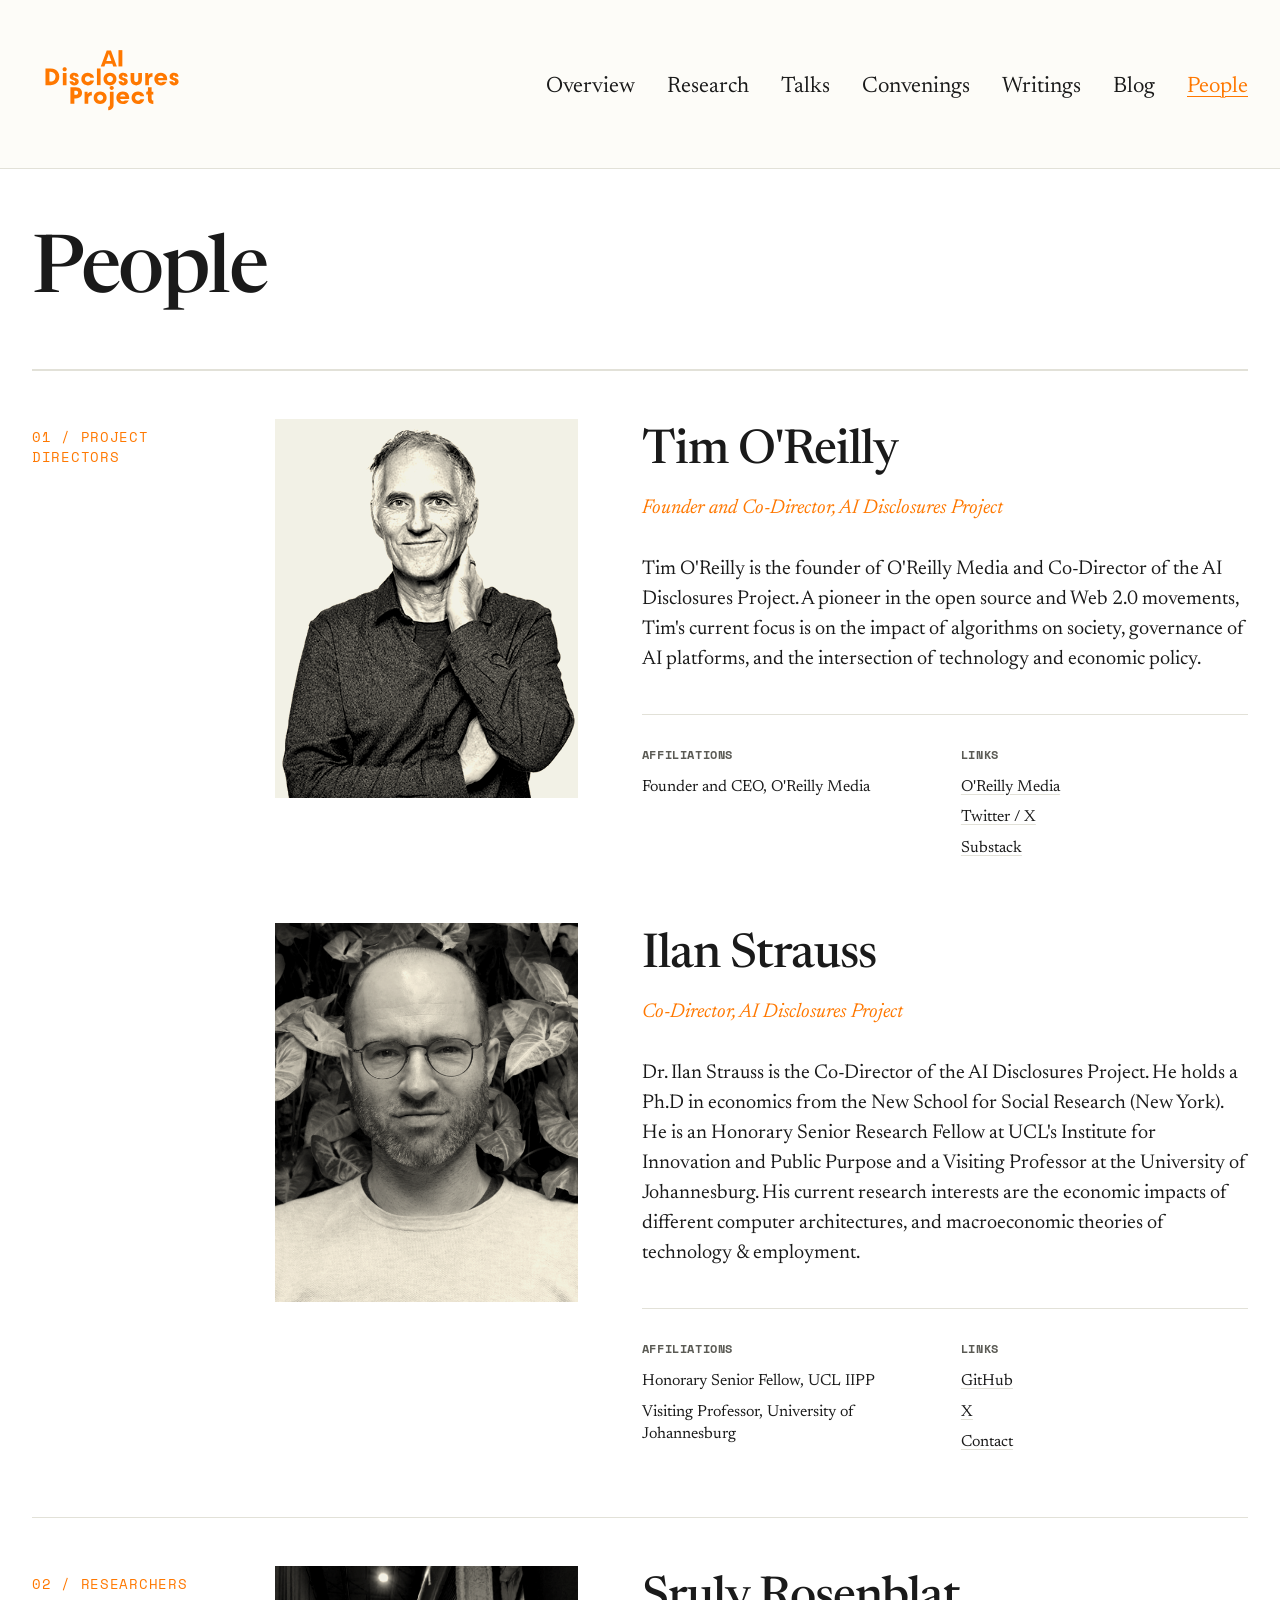
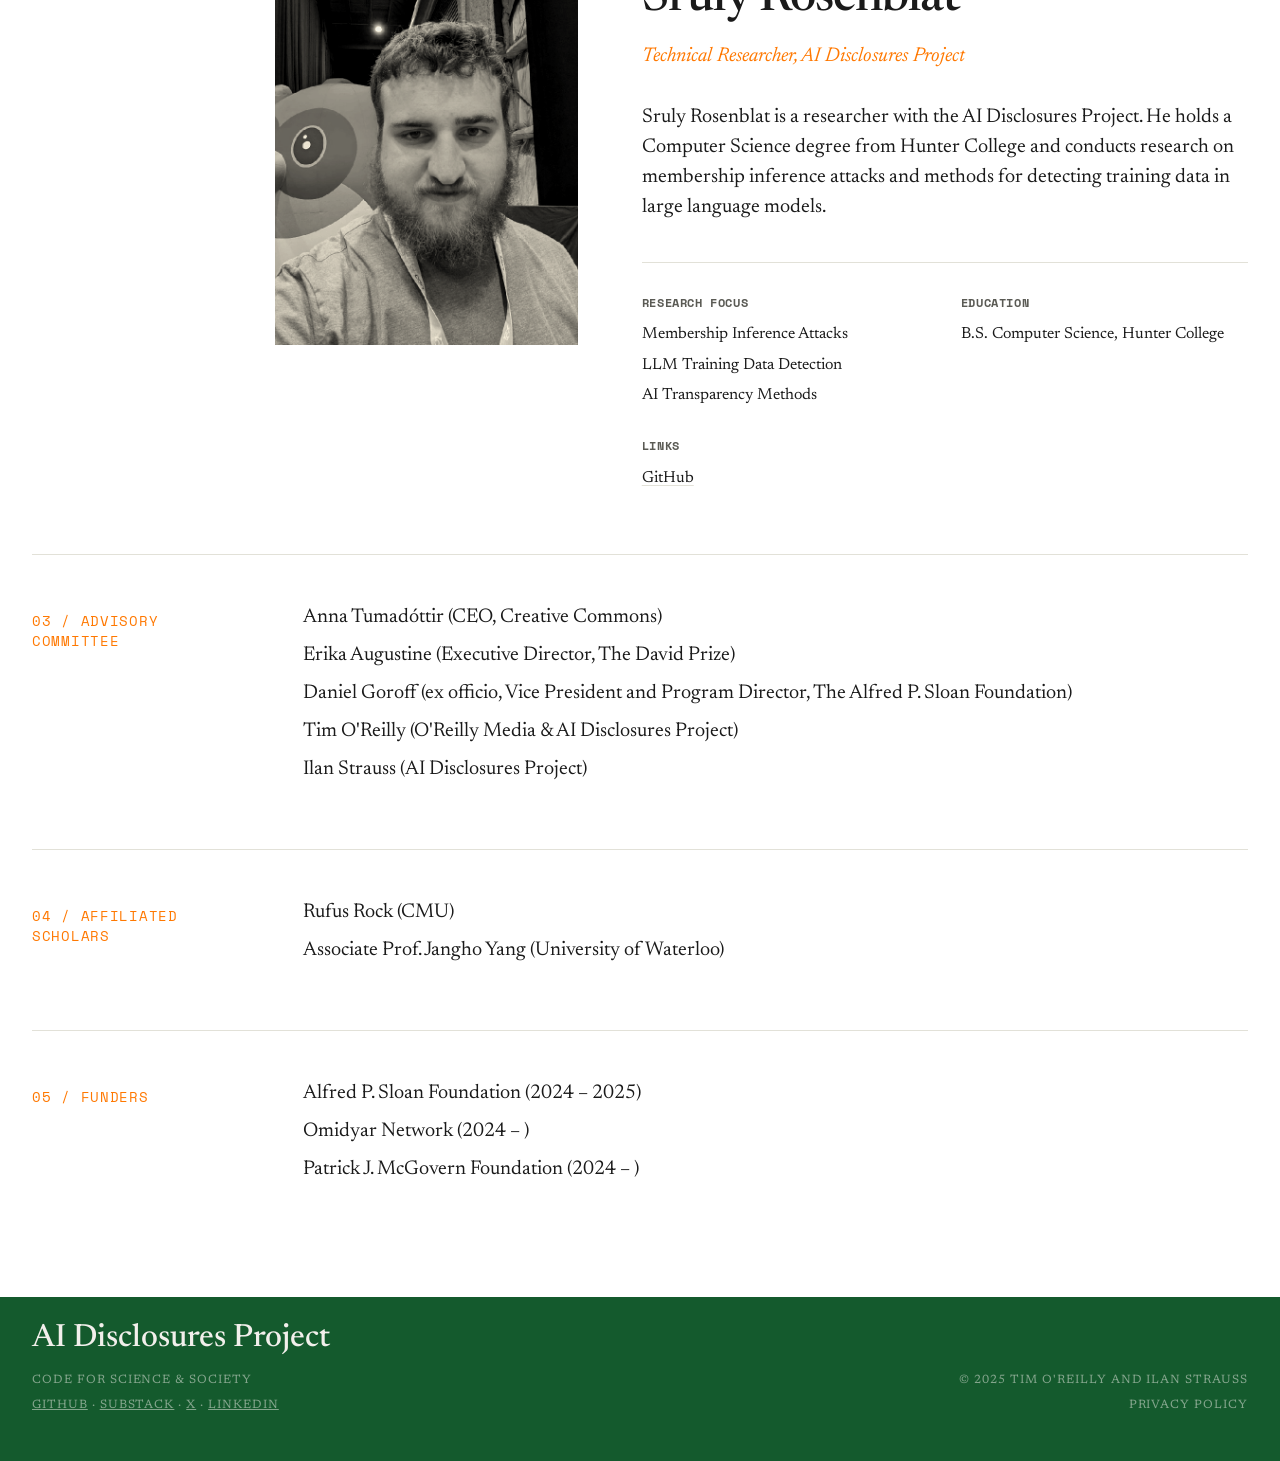
<file: people.html>
<!DOCTYPE html>
<html lang="en">
<head>
    <meta charset="UTF-8">
    <meta name="viewport" content="width=device-width, initial-scale=1.0">
    <title>People | AI Disclosures Project</title>
    <link rel="icon" type="image/svg+xml" href="assets/logos/orange-full-color.svg">

    <link rel="preconnect" href="https://fonts.googleapis.com">
    <link rel="preconnect" href="https://fonts.gstatic.com" crossorigin="">
    <link href="https://fonts.googleapis.com/css2?family=Newsreader:ital,opsz,wght@0,6..72,200..800;1,6..72,200..800&amp;family=Space+Mono:wght@400;700&amp;display=swap" rel="stylesheet">

    <style>
        :root {
            --bg: #ffffff;
            --accent: #FF7800;
            --green: #145A2D;
            --text-primary: #1a1a1a;
            --text-muted: #5a5a54;
            --border: #e2e1d8;

            --font-serif: 'Newsreader', serif;
            --font-mono: 'Space Mono', monospace;

            --grid-gap: 2rem;
            --section-pad: 8rem 0;
        }

        * {
            box-sizing: border-box;
            margin: 0;
            padding: 0;
        }

        body {
            background-color: var(--bg);
            color: var(--text-primary);
            font-family: var(--font-serif);
            font-size: 1.125rem;
            line-height: 1.4;
            -webkit-font-smoothing: antialiased;
            -moz-osx-font-smoothing: grayscale;
            overflow-x: hidden;
        }

        a {
            color: inherit;
            text-decoration: none;
            transition: color 0.2s ease;
        }

        a:hover {
            color: var(--green);
        }

        .mono {
            font-family: var(--font-mono);
            font-size: 0.75rem;
            text-transform: uppercase;
            letter-spacing: 0.05em;
        }

        .container {
            max-width: 1440px;
            margin: 0 auto;
            padding: 0 2rem;
        }

        nav {
            display: flex;
            justify-content: space-between;
            align-items: center;
            padding: 0.5rem 2rem 0 2rem;
            border-bottom: 1px solid var(--border);
            position: sticky;
            top: 0;
            background-color: rgba(253, 252, 248, 0.95);
            backdrop-filter: blur(10px);
            z-index: 100;
        }

        .nav-brand {
            font-weight: 600;
            font-size: 1.25rem;
            letter-spacing: -0.01em;
            color: var(--text-primary);
            display: flex;
            align-items: center;
            gap: 0.75rem;
        }

        .nav-brand img {
            height: 160px;
        }

        .nav-brand span {
            color: var(--accent);
        }

        .nav-links {
            display: flex;
            gap: 2rem;
        }

        .nav-links a {
            font-size: 1.4rem;
            font-weight: 400;
            color: var(--text-primary);
            text-decoration: none;
            transition: color 0.2s ease;
        }

        .nav-links a:hover {
            color: var(--green);
        }

        .nav-links a.active {
            color: var(--accent);
            text-decoration: underline;
            text-decoration-thickness: 1px;
            text-underline-offset: 4px;
        }

        .nav-links a.active:hover {
            color: var(--accent);
        }

        .page-header {
            padding: 4rem 0 2rem;
            border-bottom: 1px solid var(--border);
        }

        .page-header h1 {
            font-size: 5rem;
            font-weight: 500;
            letter-spacing: -0.03em;
            line-height: 1;
            margin-bottom: 1.5rem;
        }

        .page-intro {
            font-size: 1.5rem;
            max-width: 800px;
            color: var(--text-muted);
            line-height: 1.3;
        }

        .section-grid {
            display: grid;
            grid-template-columns: 2fr 10fr;
            gap: 3rem;
            padding: 3rem 0 4rem;
            border-top: 1px solid var(--border);
        }

        .section-label {
            color: var(--accent);
            margin-top: 0.5rem;
            font-size: 0.9rem;
        }

        .people-list {
            display: flex;
            flex-direction: column;
            gap: 4rem;
        }

        .person-card {
            display: grid;
            grid-template-columns: 3fr 6fr;
            gap: 4rem;
        }

        .person-image-container {
            aspect-ratio: 4/5;
            background-color: #f2f1e9;
            overflow: hidden;
            position: relative;
        }

        .person-image-container img {
            width: 100%;
            height: 100%;
            object-fit: cover;
            filter: grayscale(1) contrast(1.1) sepia(0.2);
            mix-blend-mode: multiply;
        }

        .person-image-container img.crop-bottom {
            object-position: top;
        }

        .person-info h2 {
            font-size: 3rem;
            font-weight: 500;
            letter-spacing: -0.02em;
            margin-bottom: 0.5rem;
        }

        .person-role {
            font-size: 1.25rem;
            color: var(--accent);
            margin-bottom: 2rem;
            font-style: italic;
        }

        .person-bio {
            font-size: 1.25rem;
            line-height: 1.5;
            color: var(--text-primary);
            margin-bottom: 2.5rem;
            max-width: 700px;
        }

        .person-details {
            display: grid;
            grid-template-columns: 1fr 1fr;
            gap: 2rem;
            border-top: 1px solid var(--border);
            padding-top: 2rem;
        }

        .detail-group h4 {
            margin-bottom: 0.75rem;
            color: var(--text-muted);
        }

        .detail-list {
            list-style: none;
            display: flex;
            flex-direction: column;
            gap: 0.5rem;
            font-size: 1rem;
        }

        .detail-list li a {
            text-decoration: underline;
            text-decoration-color: var(--border);
            text-underline-offset: 3px;
        }

        .detail-list li a:hover {
            text-decoration-color: var(--green);
        }

        footer {
            background-color: var(--green);
            color: #F2EFEB;
            padding: 1.5rem 2rem 3rem 2rem;
            margin-top: 3rem;
            display: flex;
            justify-content: space-between;
            align-items: flex-end;
        }

        .footer-title {
            font-size: 2rem;
            font-weight: 500;
            line-height: 1.1;
        }

        .footer-sub {
            font-size: 0.75rem;
            text-transform: uppercase;
            letter-spacing: 0.08em;
            opacity: 0.5;
        }

        /* Arrow hover effect for name lists */
        .name-list {
            list-style: none;
            display: flex;
            flex-direction: column;
            gap: 0.5rem;
            font-size: 1.25rem;
        }

        .name-list li {
            display: inline-flex;
            align-items: center;
            gap: 0.5rem;
            cursor: default;
        }

        .name-list li::before {
            content: "\2192";
            color: var(--green);
            opacity: 0;
            transform: translateX(-10px);
            transition: all 0.2s ease;
        }

        .name-list li:hover::before {
            opacity: 1;
            transform: translateX(0);
        }

        .name-list .name {
            border-bottom: 2px solid transparent;
            transition: border-color 0.2s ease;
        }

        .name-list li:hover .name {
            border-bottom-color: var(--green);
        }

        .name-list li a {
            color: inherit;
            text-decoration: none;
            border-bottom: 2px solid transparent;
            transition: border-color 0.2s ease;
        }

        .name-list li:hover a {
            border-bottom-color: var(--green);
        }

        @media (max-width: 1024px) {
            .section-grid {
                grid-template-columns: 1fr;
                gap: 2rem;
            }
            .person-card {
                grid-template-columns: 1fr;
                gap: 2rem;
            }
            .person-image-container {
                max-width: 400px;
            }
            .footer-grid {
                grid-template-columns: 1fr 1fr;
            }
            .nav-links {
                display: none;
            }
        }
    </style>
</head>
<body>

    <nav>
        <a href="index.html" class="nav-brand">
            <img src="assets/logos/logo-transparent.svg" alt="AI Disclosures Project">
        </a>
        <div class="nav-links">
            <a href="index.html">Overview</a>
            <a href="research.html">Research</a>
            <a href="talks.html">Talks</a>
            <a href="convenings.html">Convenings</a>
            <a href="press.html">Writings</a>
            <a href="blog.html">Blog</a>
            <a href="people.html" class="active">People</a>
        </div>
    </nav>

    <main class="container">

        <header class="page-header">
            <h1>People</h1>
        </header>

        <section class="section-grid" id="directors">
            <div class="section-label mono">01 / Project Directors</div>
            <div class="people-list">

                <div class="person-card" id="tim">
                    <div class="person-image-container">
                        <img src="assets/staff/tim.jpg" alt="Tim O'Reilly">
                    </div>
                    <div class="person-info">
                        <h2>Tim O'Reilly</h2>
                        <p class="person-role">Founder and Co-Director, AI Disclosures Project</p>
                        <p class="person-bio">
                            Tim O'Reilly is the founder of O'Reilly Media and Co-Director of the AI Disclosures Project. A pioneer in the open source and Web 2.0 movements, Tim's current focus is on the impact of algorithms on society, governance of AI platforms, and the intersection of technology and economic policy.
                        </p>
                        <div class="person-details">
                            <div class="detail-group">
                                <h4 class="mono">Affiliations</h4>
                                <ul class="detail-list">
                                    <li>Founder and CEO, O'Reilly Media</li>
                                </ul>
                            </div>
                            <div class="detail-group">
                                <h4 class="mono">Links</h4>
                                <ul class="detail-list">
                                    <li><a href="https://www.oreilly.com/tim/" target="_blank">O'Reilly Media</a></li>
                                    <li><a href="https://twitter.com/timoreilly" target="_blank">Twitter / X</a></li>
                                    <li><a href="https://asimovaddendum.substack.com" target="_blank">Substack</a></li>
                                </ul>
                            </div>
                        </div>
                    </div>
                </div>

                <div class="person-card" id="ilan">
                    <div class="person-image-container">
                        <img src="assets/staff/ilan2_cloaked.png" alt="Ilan Strauss" class="crop-bottom">
                    </div>
                    <div class="person-info">
                        <h2>Ilan Strauss</h2>
                        <p class="person-role">Co-Director, AI Disclosures Project</p>
                        <p class="person-bio">
                            Dr. Ilan Strauss is the Co-Director of the AI Disclosures Project. He holds a Ph.D in economics from the New School for Social Research (New York). He is an Honorary Senior Research Fellow at UCL's Institute for Innovation and Public Purpose and a Visiting Professor at the University of Johannesburg. His current research interests are the economic impacts of different computer architectures, and macroeconomic theories of technology & employment.
                        </p>
                        <div class="person-details">
                            <div class="detail-group">
                                <h4 class="mono">Affiliations</h4>
                                <ul class="detail-list">
                                    <li>Honorary Senior Fellow, UCL IIPP</li>
                                    <li>Visiting Professor, University of Johannesburg</li>
                                </ul>
                            </div>
                            <div class="detail-group">
                                <h4 class="mono">Links</h4>
                                <ul class="detail-list">
                                    <li><a href="https://github.com/ilanstrauss" target="_blank">GitHub</a></li>
                                    <li><a href="https://x.com/IlanStrauss" target="_blank">X</a></li>
                                    <li><a href="mailto:ilan@aidisclosures.org">Contact</a></li>
                                </ul>
                            </div>
                        </div>
                    </div>
                </div>

            </div>
        </section>

        <section class="section-grid" id="researchers">
            <div class="section-label mono">02 / Researchers</div>
            <div class="people-list">

                <div class="person-card" id="sruly">
                    <div class="person-image-container">
                        <img src="assets/staff/sruly.png" alt="Sruly Rosenblat">
                    </div>
                    <div class="person-info">
                        <h2>Sruly Rosenblat</h2>
                        <p class="person-role">Technical Researcher, AI Disclosures Project</p>
                        <p class="person-bio">
                            Sruly Rosenblat is a researcher with the AI Disclosures Project. He holds a Computer Science degree from Hunter College and conducts research on membership inference attacks and methods for detecting training data in large language models.
                        </p>
                        <div class="person-details">
                            <div class="detail-group">
                                <h4 class="mono">Research Focus</h4>
                                <ul class="detail-list">
                                    <li>Membership Inference Attacks</li>
                                    <li>LLM Training Data Detection</li>
                                    <li>AI Transparency Methods</li>
                                </ul>
                            </div>
                            <div class="detail-group">
                                <h4 class="mono">Education</h4>
                                <ul class="detail-list">
                                    <li>B.S. Computer Science, Hunter College</li>
                                </ul>
                            </div>
                            <div class="detail-group">
                                <h4 class="mono">Links</h4>
                                <ul class="detail-list">
                                    <li><a href="https://github.com/srulyrosenblat" target="_blank">GitHub</a></li>
                                </ul>
                            </div>
                        </div>
                    </div>
                </div>

            </div>
        </section>

        <section class="section-grid">
            <div class="section-label mono">03 / Advisory Committee</div>
            <div>
                <ul class="name-list">
                    <li><span class="name">Anna Tumadóttir (CEO, Creative Commons)</span></li>
                    <li><span class="name">Erika Augustine (Executive Director, The David Prize)</span></li>
                    <li><span class="name">Daniel Goroff (ex officio, Vice President and Program Director, The Alfred P. Sloan Foundation)</span></li>
                    <li><span class="name">Tim O'Reilly (O'Reilly Media & AI Disclosures Project)</span></li>
                    <li><span class="name">Ilan Strauss (AI Disclosures Project)</span></li>
                </ul>
            </div>
        </section>

        <section class="section-grid">
            <div class="section-label mono">04 / Affiliated Scholars</div>
            <div>
                <ul class="name-list">
                    <li><a href="https://linkedin.com/in/rufus-rock-0436a7265" target="_blank">Rufus Rock (CMU)</a></li>
                    <li><a href="https://yangjh2612.github.io/" target="_blank">Associate Prof. Jangho Yang (University of Waterloo)</a></li>
                </ul>
            </div>
        </section>

        <section class="section-grid">
            <div class="section-label mono">05 / Funders</div>
            <div>
                <ul class="name-list">
                    <li><span class="name">Alfred P. Sloan Foundation (2024 – 2025)</span></li>
                    <li><span class="name">Omidyar Network (2024 – )</span></li>
                    <li><span class="name">Patrick J. McGovern Foundation (2024 – )</span></li>
                </ul>
            </div>
        </section>

    </main>

    <footer>
        <div>
            <div class="footer-title">AI Disclosures Project</div>
            <div class="footer-sub" style="margin-top: 1rem;">Code for Science & Society</div>
            <div class="footer-sub" style="margin-top: 0.5rem;">
                <a href="https://github.com/AI-Disclosures-Project" target="_blank" style="color: inherit; text-decoration: underline;">GitHub</a> ·
                <a href="https://asimovaddendum.substack.com/" target="_blank" style="color: inherit; text-decoration: underline;">Substack</a> ·
                <a href="https://x.com/AIdisclosures" target="_blank" style="color: inherit; text-decoration: underline;">X</a> ·
                <a href="https://www.linkedin.com/company/the-ai-disclosures-project" target="_blank" style="color: inherit; text-decoration: underline;">LinkedIn</a>
            </div>
        </div>
        <div style="text-align: right;">
            <div class="footer-sub">© 2025 Tim O'Reilly and Ilan Strauss</div>
            <div class="footer-sub" style="margin-top: 0.5rem;"><a href="privacy.html" style="color: inherit; text-decoration: none;">Privacy Policy</a></div>
        </div>
    </footer>

</body>
</html>
</file>
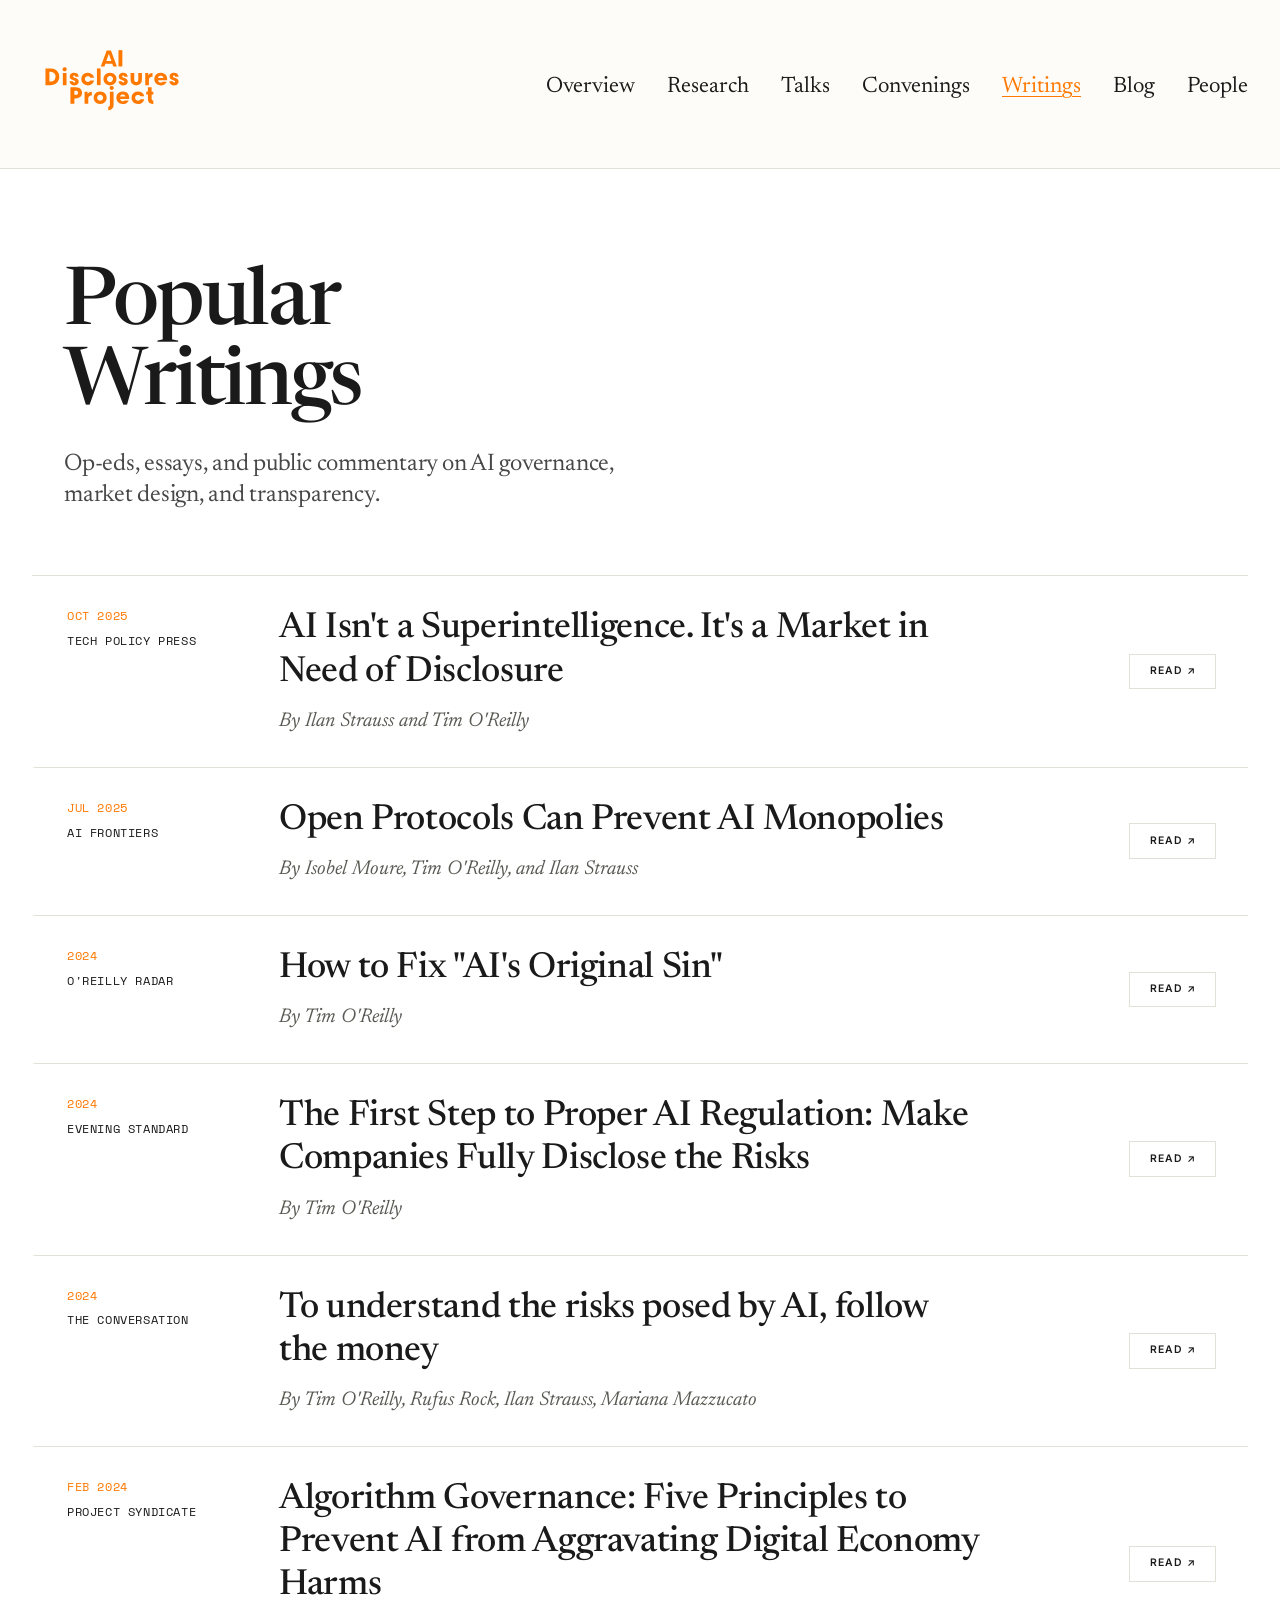
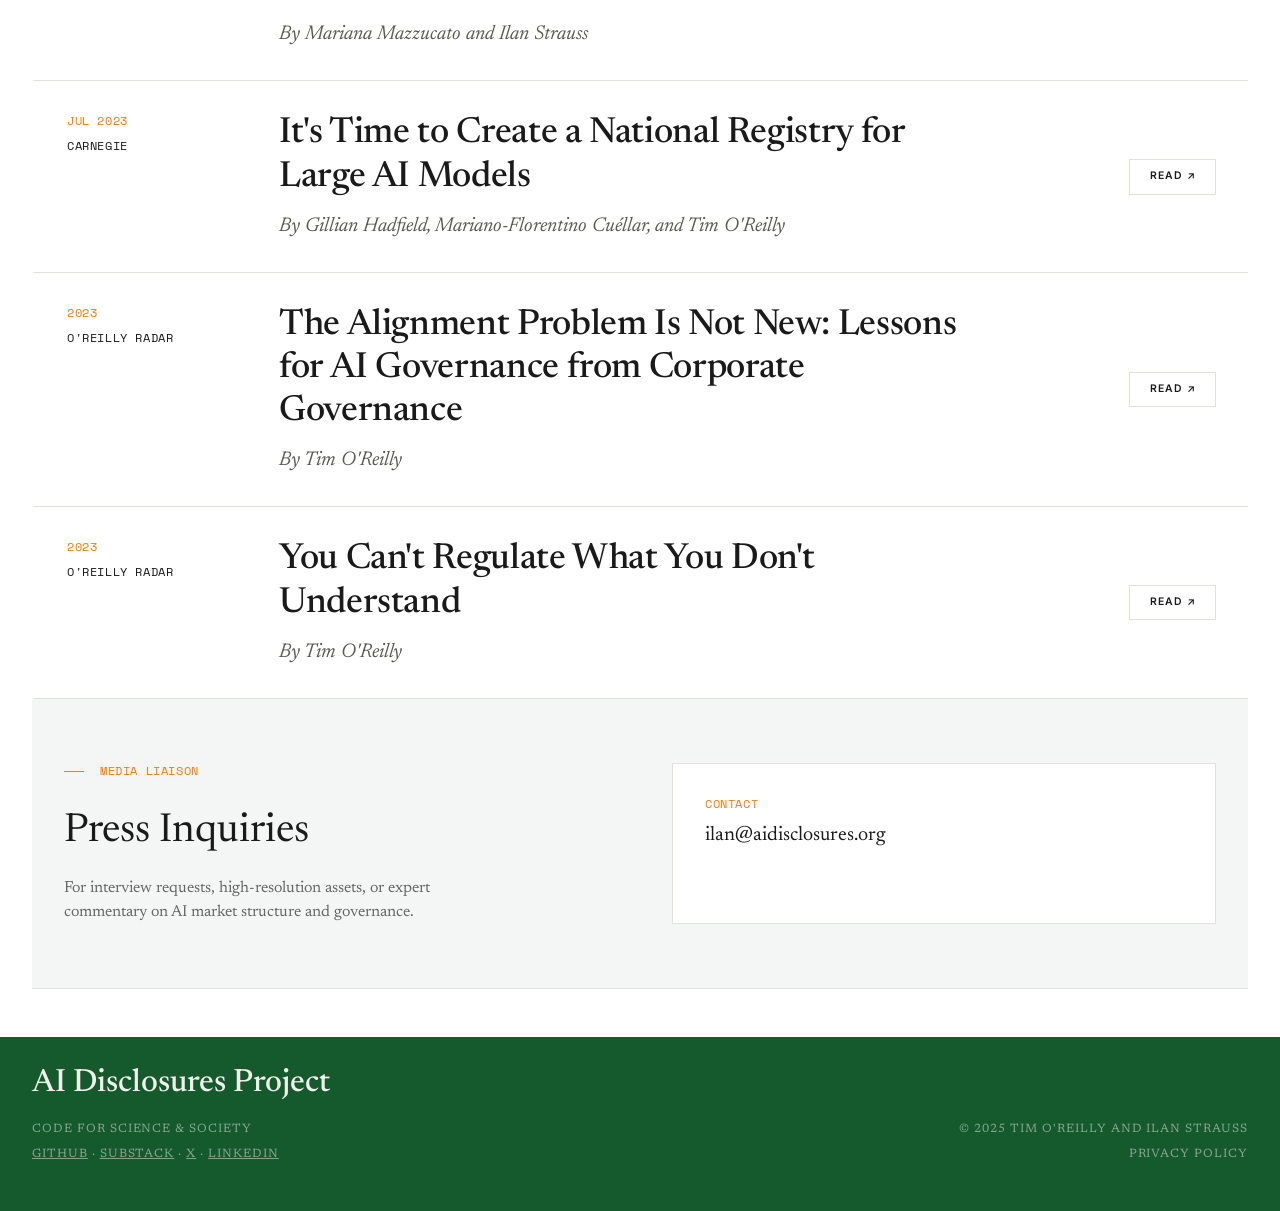
<file: press.html>
<!DOCTYPE html>
<html lang="en">
<head>
    <meta charset="UTF-8">
    <meta name="viewport" content="width=device-width, initial-scale=1.0">
    <title>Popular Writings | AI Disclosures Project</title>
    <meta name="description" content="Op-eds, essays, and public commentary from the AI Disclosures Project team.">
    <link rel="icon" type="image/svg+xml" href="assets/logos/orange-full-color.svg">

    <link rel="preconnect" href="https://fonts.googleapis.com">
    <link rel="preconnect" href="https://fonts.gstatic.com" crossorigin>
    <link href="https://fonts.googleapis.com/css2?family=Inter:wght@400;500;600&amp;family=Newsreader:ital,opsz,wght@0,6..72,200..800;1,6..72,200..800&amp;family=Space+Mono:wght@400;700&amp;display=swap" rel="stylesheet">

    <style>
        :root {
            /* Standard variables */
            --bg: #ffffff;
            --accent: #FF7800;
            --green: #145A2D;
            --text-primary: #1a1a1a;
            --text-muted: #5a5a54;
            --border: #e2e1d8;
            --font-serif: 'Newsreader', serif;
            --font-mono: 'Space Mono', monospace;

            /* Legacy aliases for this page */
            --c-orange: #FF7800;
            --c-green: #145A2D;
            --c-bg: #ffffff;
            --f-serif: 'Newsreader', serif;
            --f-sans: 'Inter', sans-serif;
            --border-hairline: 1px solid var(--border);

            /* Shared item typography */
            --item-title-size: 2.25rem;
            --item-title-weight: 500;
            --item-subtitle-size: 1.25rem;

            /* Shared item hover */
            --item-hover-bg: rgba(255, 120, 0, 0.05);
            --item-hover-border: var(--accent);
        }

        * {
            box-sizing: border-box;
            margin: 0;
            padding: 0;
        }

        body {
            background-color: var(--c-bg);
            color: var(--text-primary);
            font-family: var(--font-serif);
            font-size: 1.125rem;
            -webkit-font-smoothing: antialiased;
            -moz-osx-font-smoothing: grayscale;
            line-height: 1.4;
            overflow-x: hidden;
        }

        .t-display {
            font-family: var(--font-serif);
            font-weight: 500;
            font-size: 5rem;
            line-height: 1;
            letter-spacing: -0.03em;
        }

        .t-serif-medium {
            font-family: var(--font-serif);
            font-weight: 400;
            font-size: 1.5rem;
            line-height: 1.3;
            letter-spacing: -0.01em;
        }

        .page-intro {
            font-size: 1.5rem;
            max-width: 800px;
            color: var(--text-muted);
            line-height: 1.3;
        }

        .t-body {
            font-family: var(--font-serif);
            font-size: 1rem;
            line-height: 1.5;
        }

        .t-meta {
            font-family: var(--font-mono);
            font-size: 0.75rem;
            text-transform: uppercase;
            letter-spacing: 0.05em;
            font-weight: 400;
        }

        .wrapper {
            max-width: 1440px;
            margin: 0 auto;
            padding: 0 2rem;
        }

        .top-nav {
            display: flex;
            justify-content: space-between;
            align-items: center;
            padding: 0.5rem 2rem 0 2rem;
            border-bottom: 1px solid var(--border);
            position: sticky;
            top: 0;
            background-color: rgba(253, 252, 248, 0.95);
            backdrop-filter: blur(10px);
            z-index: 100;
        }

        .nav-brand {
            display: flex;
            align-items: center;
            gap: 0.75rem;
        }

        .nav-brand img {
            height: 160px;
        }

        .nav-links {
            display: flex;
            gap: 2rem;
        }

        .nav-links a {
            font-family: var(--font-serif);
            font-size: 1.4rem;
            font-weight: 400;
            color: var(--text-primary);
            text-decoration: none;
            transition: color 0.2s ease;
        }

        .nav-links a:hover {
            color: var(--c-green);
        }

        .nav-links a.active {
            color: var(--c-orange);
            text-decoration: underline;
            text-decoration-thickness: 1px;
            text-underline-offset: 4px;
        }

        .nav-links a.active:hover {
            color: var(--c-orange);
        }

        .header-section {
            padding: 6rem 2rem 4rem;
            border-bottom: var(--border-hairline);
        }

        .section-label {
            margin-bottom: 1.5rem;
            display: flex;
            align-items: center;
            gap: 1rem;
        }

        .section-label::before {
            content: '';
            display: block;
            width: 20px;
            height: 1px;
            background-color: var(--c-orange);
        }

        .filter-bar {
            display: flex;
            justify-content: space-between;
            align-items: center;
            padding: 1rem 2rem;
            border-bottom: var(--border-hairline);
            background: rgba(20, 90, 45, 0.03);
        }

        .filter-group {
            display: flex;
            gap: 2rem;
        }

        .filter-item {
            display: flex;
            align-items: center;
            gap: 0.5rem;
            cursor: pointer;
        }

        .filter-item .dot {
            width: 6px;
            height: 6px;
            border: 1px solid var(--c-green);
            border-radius: 50%;
        }

        .filter-item.active .dot {
            background-color: var(--c-orange);
            border-color: var(--c-orange);
        }

        .press-grid {
            display: grid;
            grid-template-columns: 1fr;
        }

        .year-divider {
            padding: 1.5rem 2rem;
            background: rgba(20, 90, 45, 0.05);
            border-bottom: var(--border-hairline);
        }

        .year-divider h2 {
            font-family: var(--f-serif);
            font-size: 2.5rem;
            font-weight: 400;
            color: var(--c-orange);
            letter-spacing: -0.02em;
        }

        .press-entry {
            display: grid;
            grid-template-columns: 180px 1fr 200px;
            padding: 2rem 2rem;
            border-bottom: var(--border-hairline);
            border-left: 3px solid transparent;
            gap: 2rem;
            transition: background-color 0.2s ease, border-color 0.2s ease;
        }

        .press-entry:hover {
            background-color: var(--item-hover-bg);
            border-left-color: var(--item-hover-border);
        }

        .press-entry:hover h3 {
            color: var(--accent);
        }

        .press-entry:hover .press-author {
            color: var(--green);
        }

        .press-meta-side {
            display: flex;
            flex-direction: column;
            gap: 0.5rem;
        }

        .press-main {
            display: flex;
            flex-direction: column;
            gap: 0.75rem;
        }

        .press-main h3 {
            font-family: var(--f-serif);
            font-weight: var(--item-title-weight);
            font-size: var(--item-title-size);
            line-height: 1.2;
            letter-spacing: -0.01em;
        }

        .press-main h3 a {
            color: var(--text-primary);
            text-decoration: none;
            transition: color 0.2s ease;
        }

        .press-main h3 a:hover {
            color: var(--c-orange);
        }

        .press-author {
            font-size: var(--item-subtitle-size);
            color: var(--text-muted);
            font-style: italic;
        }

        .press-action {
            display: flex;
            flex-direction: column;
            justify-content: center;
            align-items: flex-end;
        }

        .btn-read {
            font-family: var(--f-sans);
            font-size: 0.65rem;
            text-transform: uppercase;
            letter-spacing: 0.1em;
            font-weight: 600;
            padding: 0.6rem 1.2rem;
            border: var(--border-hairline);
            background: transparent;
            cursor: pointer;
            text-decoration: none;
            color: var(--text-primary);
            transition: all 0.2s ease;
        }

        .btn-read:hover {
            background: var(--c-green);
            color: #fff;
            border-color: var(--c-green);
        }

        .inquiries-section {
            background-color: rgba(20, 90, 45, 0.05);
            padding: 4rem 2rem;
            border-bottom: var(--border-hairline);
        }

        .inquiries-grid {
            display: grid;
            grid-template-columns: 1fr 1fr;
            gap: 4rem;
            max-width: 1200px;
        }

        .inquiries-text h2 {
            font-family: var(--f-serif);
            font-size: 2.5rem;
            font-weight: 400;
            margin-bottom: 1rem;
        }

        .contact-card {
            border: var(--border-hairline);
            background: var(--c-bg);
            padding: 2rem;
        }

        .contact-item {
            margin-bottom: 1.5rem;
        }

        .contact-item:last-child {
            margin-bottom: 0;
        }

        .contact-label {
            color: var(--c-orange);
            margin-bottom: 0.5rem;
        }

        .contact-value {
            font-size: 1.25rem;
            text-decoration: none;
            color: var(--text-primary);
        }

        .contact-value:hover {
            color: var(--c-orange);
        }

        footer {
            background-color: var(--green);
            color: #F2EFEB;
            padding: 1.5rem 2rem 3rem 2rem;
            margin-top: 3rem;
            display: flex;
            justify-content: space-between;
            align-items: flex-end;
        }

        .footer-title {
            font-size: 2rem;
            font-weight: 500;
        }

        .footer-sub {
            font-size: 0.75rem;
            text-transform: uppercase;
            letter-spacing: 0.08em;
            opacity: 0.5;
        }

        @media (max-width: 1024px) {
            .press-entry {
                grid-template-columns: 1fr;
                gap: 1rem;
            }
            .press-action {
                align-items: flex-start;
            }
            .inquiries-grid {
                grid-template-columns: 1fr;
            }
            .nav-links {
                display: none;
            }
        }
    </style>
</head>
<body>

    <nav class="top-nav">
        <a href="index.html" class="nav-brand">
            <img src="assets/logos/logo-transparent.svg" alt="AI Disclosures Project">
        </a>
        <div class="nav-links">
            <a href="index.html">Overview</a>
            <a href="research.html">Research</a>
            <a href="talks.html">Talks</a>
            <a href="convenings.html">Convenings</a>
            <a href="press.html" class="active">Writings</a>
            <a href="blog.html">Blog</a>
            <a href="people.html">People</a>
        </div>
    </nav>

<div class="wrapper">

    <header class="header-section">
        <h1 class="t-display">Popular<br>Writings</h1>
        <p class="t-serif-medium" style="margin-top: 1.5rem; max-width: 600px; opacity: 0.8;">
            Op-eds, essays, and public commentary on AI governance, market design, and transparency.
        </p>
    </header>

    <section class="press-grid">

        <article class="press-entry">
            <div class="press-meta-side">
                <div class="t-meta" style="color: var(--c-orange);">OCT 2025</div>
                <div class="t-meta">TECH POLICY PRESS</div>
            </div>
            <div class="press-main">
                <h3><a href="https://www.techpolicy.press/ai-isnt-a-superintelligence-its-a-market-in-need-of-disclosure/" target="_blank">AI Isn't a Superintelligence. It's a Market in Need of Disclosure</a></h3>
                <p class="press-author">By Ilan Strauss and Tim O'Reilly</p>
            </div>
            <div class="press-action">
                <a href="https://www.techpolicy.press/ai-isnt-a-superintelligence-its-a-market-in-need-of-disclosure/" target="_blank" class="btn-read">Read ↗</a>
            </div>
        </article>

        <article class="press-entry">
            <div class="press-meta-side">
                <div class="t-meta" style="color: var(--c-orange);">JUL 2025</div>
                <div class="t-meta">AI FRONTIERS</div>
            </div>
            <div class="press-main">
                <h3><a href="https://aifrontiersmedia.substack.com/p/open-protocols-can-prevent-ai-monopolies" target="_blank">Open Protocols Can Prevent AI Monopolies</a></h3>
                <p class="press-author">By Isobel Moure, Tim O'Reilly, and Ilan Strauss</p>
            </div>
            <div class="press-action">
                <a href="https://aifrontiersmedia.substack.com/p/open-protocols-can-prevent-ai-monopolies" target="_blank" class="btn-read">Read ↗</a>
            </div>
        </article>

        <article class="press-entry">
            <div class="press-meta-side">
                <div class="t-meta" style="color: var(--c-orange);">2024</div>
                <div class="t-meta">O'REILLY RADAR</div>
            </div>
            <div class="press-main">
                <h3><a href="https://www.oreilly.com/radar/how-to-fix-ais-original-sin/" target="_blank">How to Fix "AI's Original Sin"</a></h3>
                <p class="press-author">By Tim O'Reilly</p>
            </div>
            <div class="press-action">
                <a href="https://www.oreilly.com/radar/how-to-fix-ais-original-sin/" target="_blank" class="btn-read">Read ↗</a>
            </div>
        </article>

        <article class="press-entry">
            <div class="press-meta-side">
                <div class="t-meta" style="color: var(--c-orange);">2024</div>
                <div class="t-meta">EVENING STANDARD</div>
            </div>
            <div class="press-main">
                <h3><a href="https://www.standard.co.uk/business/the-first-step-to-proper-ai-regulation-make-companies-fully-disclose-the-risks-b1087260.html" target="_blank">The First Step to Proper AI Regulation: Make Companies Fully Disclose the Risks</a></h3>
                <p class="press-author">By Tim O'Reilly</p>
            </div>
            <div class="press-action">
                <a href="https://www.standard.co.uk/business/the-first-step-to-proper-ai-regulation-make-companies-fully-disclose-the-risks-b1087260.html" target="_blank" class="btn-read">Read ↗</a>
            </div>
        </article>

        <article class="press-entry">
            <div class="press-meta-side">
                <div class="t-meta" style="color: var(--c-orange);">2024</div>
                <div class="t-meta">THE CONVERSATION</div>
            </div>
            <div class="press-main">
                <h3><a href="https://theconversation.com/to-understand-the-risks-posed-by-ai-follow-the-money-225872" target="_blank">To understand the risks posed by AI, follow the money</a></h3>
                <p class="press-author">By Tim O'Reilly, Rufus Rock, Ilan Strauss, Mariana Mazzucato</p>
            </div>
            <div class="press-action">
                <a href="https://theconversation.com/to-understand-the-risks-posed-by-ai-follow-the-money-225872" target="_blank" class="btn-read">Read ↗</a>
            </div>
        </article>

        <article class="press-entry">
            <div class="press-meta-side">
                <div class="t-meta" style="color: var(--c-orange);">FEB 2024</div>
                <div class="t-meta">PROJECT SYNDICATE</div>
            </div>
            <div class="press-main">
                <h3><a href="https://www.project-syndicate.org/commentary/algorithm-governance-five-principles-to-prevent-ai-from-aggravating-digital-economy-harms-by-mariana-mazzucato-and-ilan-strauss-2024-02" target="_blank">Algorithm Governance: Five Principles to Prevent AI from Aggravating Digital Economy Harms</a></h3>
                <p class="press-author">By Mariana Mazzucato and Ilan Strauss</p>
            </div>
            <div class="press-action">
                <a href="https://www.project-syndicate.org/commentary/algorithm-governance-five-principles-to-prevent-ai-from-aggravating-digital-economy-harms-by-mariana-mazzucato-and-ilan-strauss-2024-02" target="_blank" class="btn-read">Read ↗</a>
            </div>
        </article>

        <article class="press-entry">
            <div class="press-meta-side">
                <div class="t-meta" style="color: var(--c-orange);">JUL 2023</div>
                <div class="t-meta">CARNEGIE</div>
            </div>
            <div class="press-main">
                <h3><a href="https://carnegieendowment.org/posts/2023/07/its-time-to-create-a-national-registry-for-large-ai-models?lang=en" target="_blank">It's Time to Create a National Registry for Large AI Models</a></h3>
                <p class="press-author">By Gillian Hadfield, Mariano-Florentino Cuéllar, and Tim O'Reilly</p>
            </div>
            <div class="press-action">
                <a href="https://carnegieendowment.org/posts/2023/07/its-time-to-create-a-national-registry-for-large-ai-models?lang=en" target="_blank" class="btn-read">Read ↗</a>
            </div>
        </article>

        <article class="press-entry">
            <div class="press-meta-side">
                <div class="t-meta" style="color: var(--c-orange);">2023</div>
                <div class="t-meta">O'REILLY RADAR</div>
            </div>
            <div class="press-main">
                <h3><a href="https://www.oreilly.com/radar/the-alignment-problem-is-not-new/" target="_blank">The Alignment Problem Is Not New: Lessons for AI Governance from Corporate Governance</a></h3>
                <p class="press-author">By Tim O'Reilly</p>
            </div>
            <div class="press-action">
                <a href="https://www.oreilly.com/radar/the-alignment-problem-is-not-new/" target="_blank" class="btn-read">Read ↗</a>
            </div>
        </article>

        <article class="press-entry">
            <div class="press-meta-side">
                <div class="t-meta" style="color: var(--c-orange);">2023</div>
                <div class="t-meta">O'REILLY RADAR</div>
            </div>
            <div class="press-main">
                <h3><a href="https://www.ssrc.org/programs/ai-disclosures-project/press-and-events/" target="_blank">You Can't Regulate What You Don't Understand</a></h3>
                <p class="press-author">By Tim O'Reilly</p>
            </div>
            <div class="press-action">
                <a href="https://www.ssrc.org/programs/ai-disclosures-project/press-and-events/" target="_blank" class="btn-read">Read ↗</a>
            </div>
        </article>

    </section>

    <section class="inquiries-section">
        <div class="inquiries-grid">
            <div class="inquiries-text">
                <div class="section-label t-meta" style="color: var(--c-orange);">Media Liaison</div>
                <h2>Press Inquiries</h2>
                <p class="t-body" style="color: #666; max-width: 400px;">
                    For interview requests, high-resolution assets, or expert commentary on AI market structure and governance.
                </p>
            </div>
            <div class="contact-card">
                <div class="contact-item">
                    <div class="t-meta contact-label">Contact</div>
                    <a href="mailto:ilan@aidisclosures.org" class="contact-value">ilan@aidisclosures.org</a>
                </div>
            </div>
        </div>
    </section>

</div>

    <footer>
        <div>
            <div class="footer-title">AI Disclosures Project</div>
            <div class="footer-sub" style="margin-top: 1rem;">Code for Science & Society</div>
            <div class="footer-sub" style="margin-top: 0.5rem;">
                <a href="https://github.com/AI-Disclosures-Project" target="_blank" style="color: inherit; text-decoration: underline;">GitHub</a> ·
                <a href="https://asimovaddendum.substack.com/" target="_blank" style="color: inherit; text-decoration: underline;">Substack</a> ·
                <a href="https://x.com/AIdisclosures" target="_blank" style="color: inherit; text-decoration: underline;">X</a> ·
                <a href="https://www.linkedin.com/company/the-ai-disclosures-project" target="_blank" style="color: inherit; text-decoration: underline;">LinkedIn</a>
            </div>
        </div>
        <div style="text-align: right;">
            <div class="footer-sub">© 2025 Tim O'Reilly and Ilan Strauss</div>
            <div class="footer-sub" style="margin-top: 0.5rem;"><a href="privacy.html" style="color: inherit; text-decoration: none;">Privacy Policy</a></div>
        </div>
    </footer>

</body>
</html>
</file>
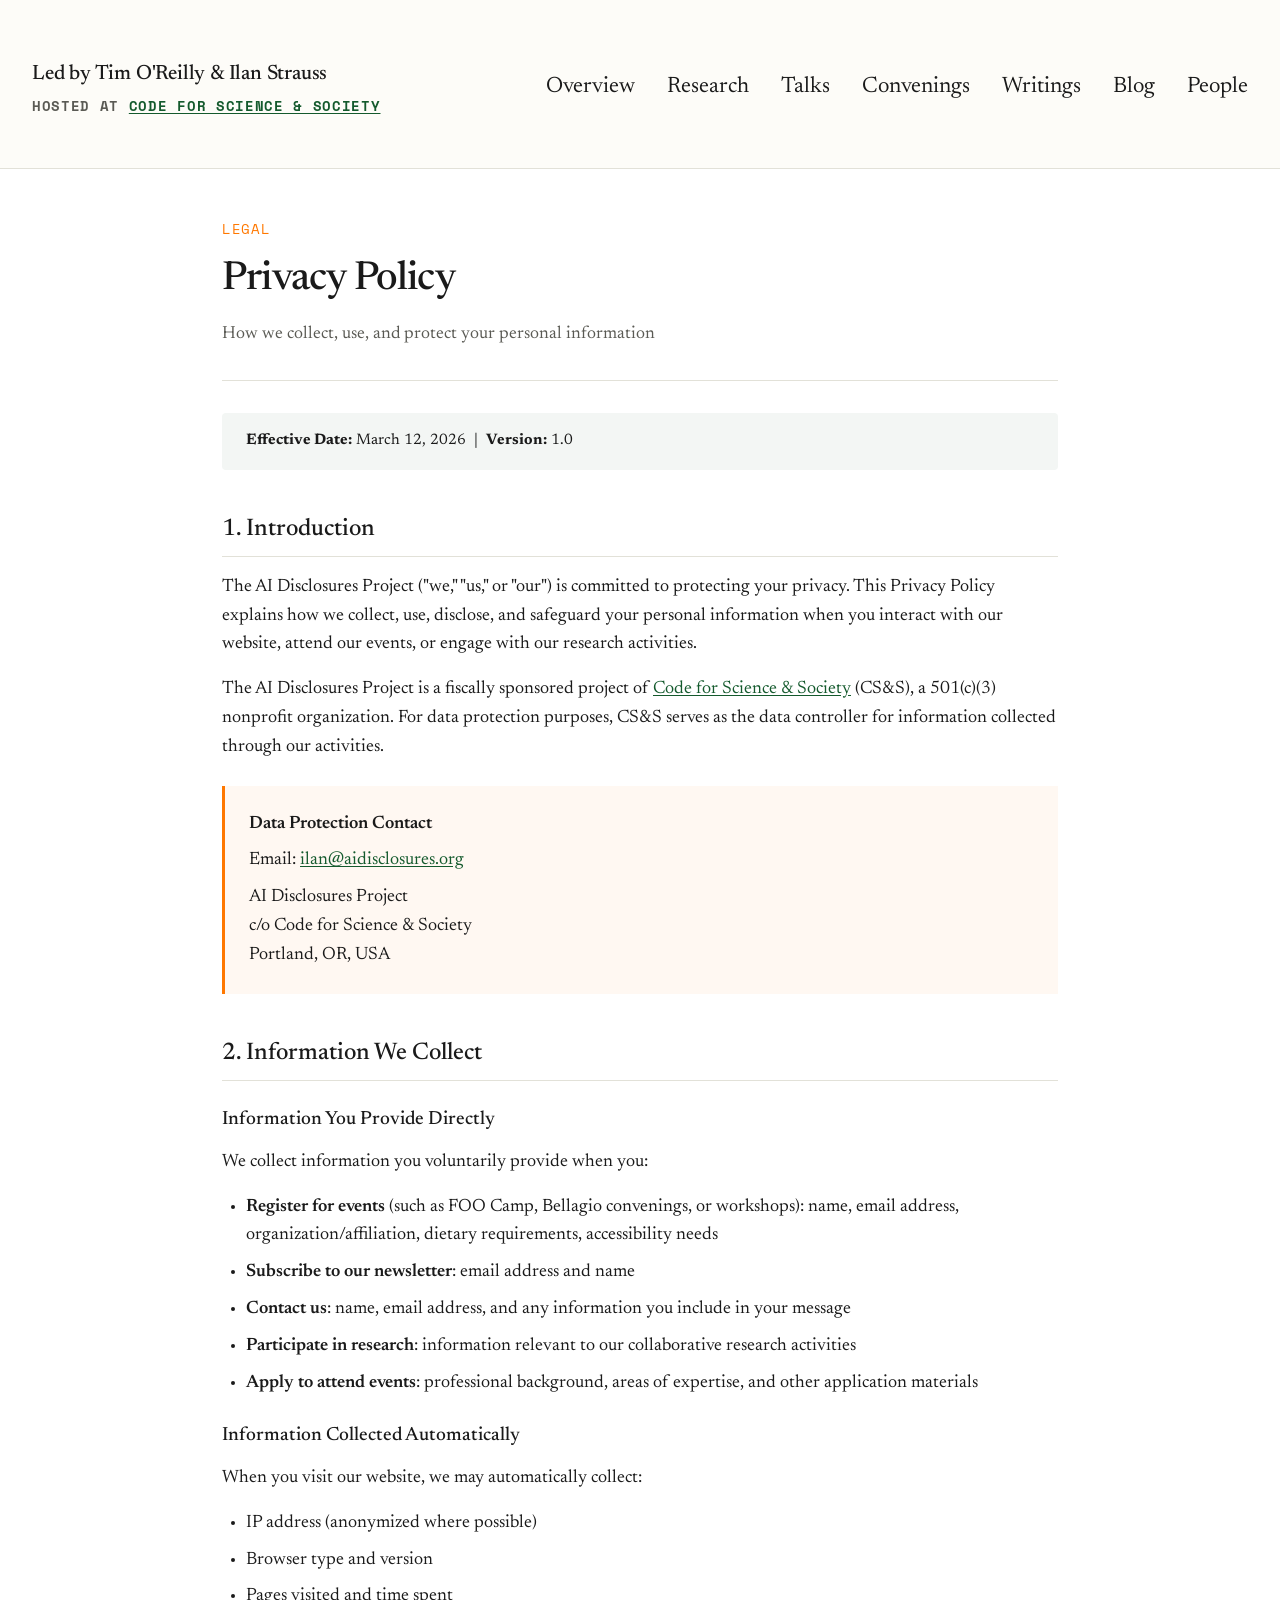
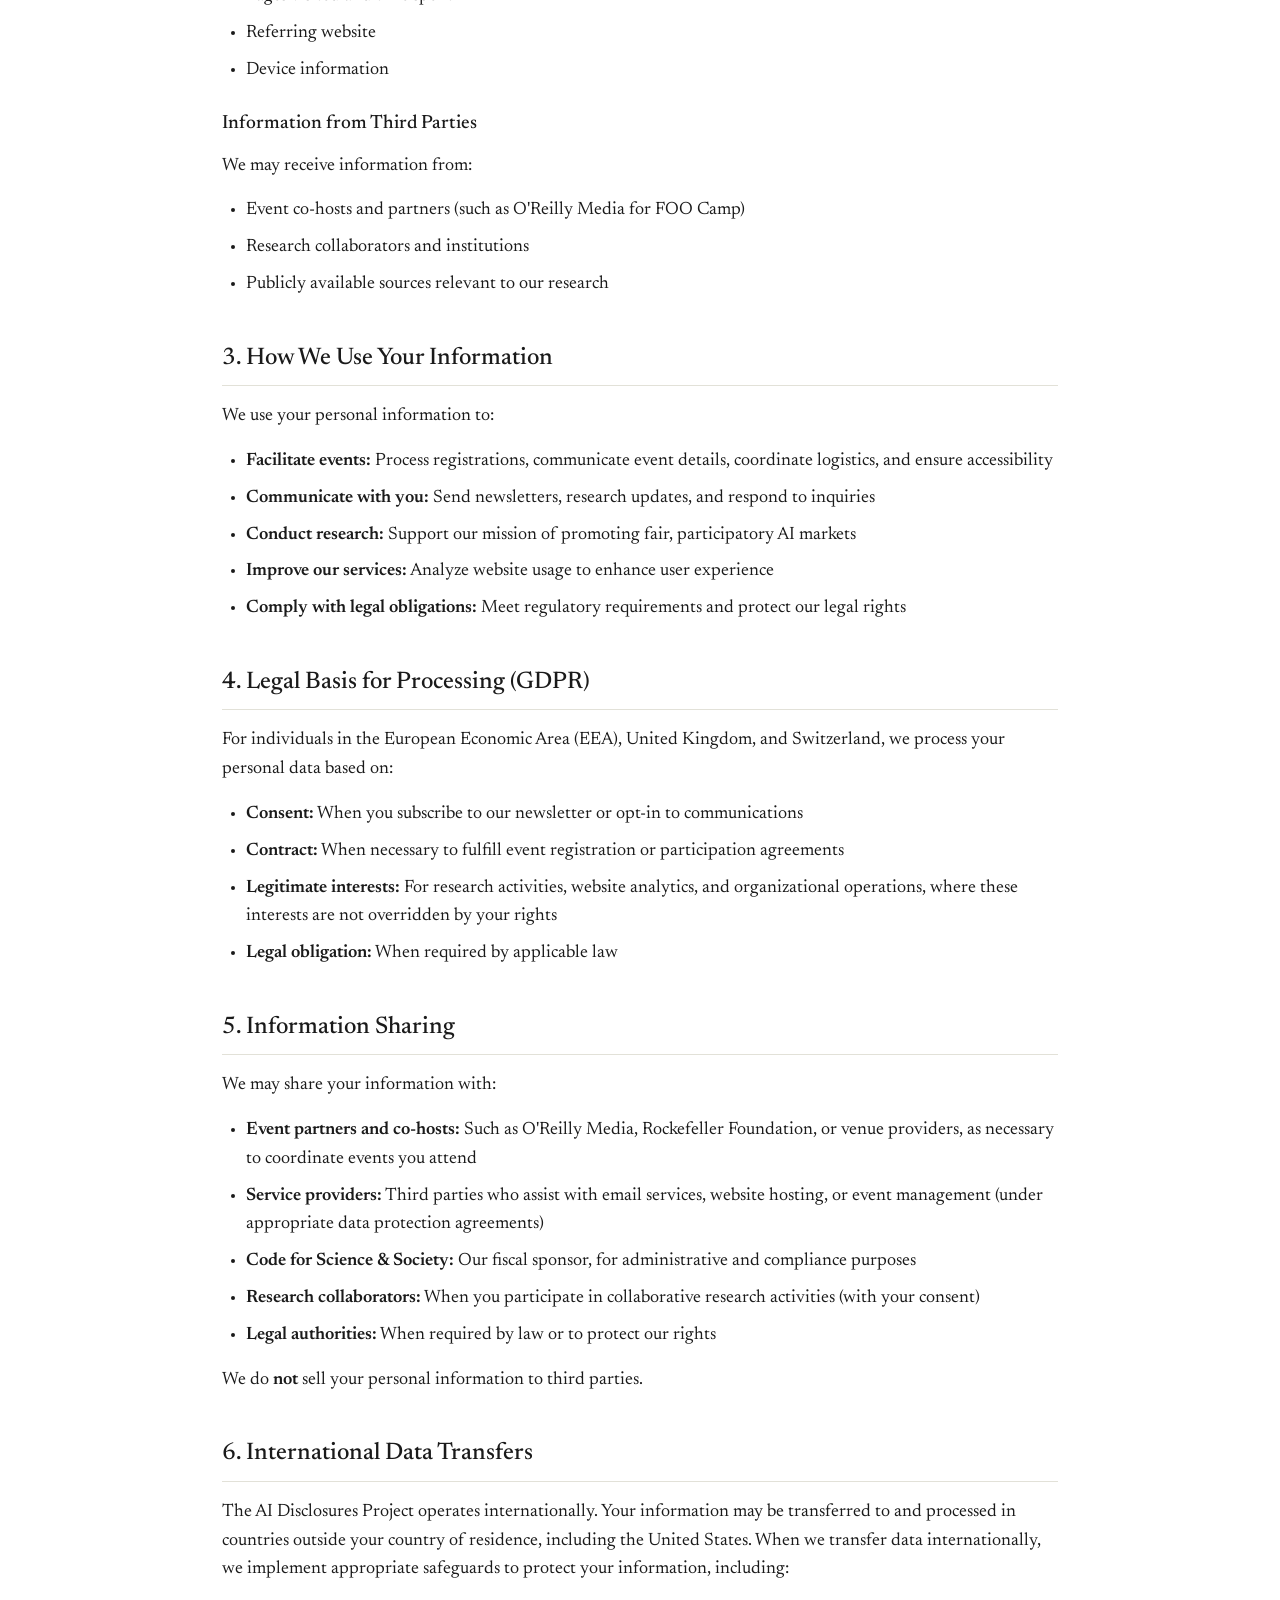
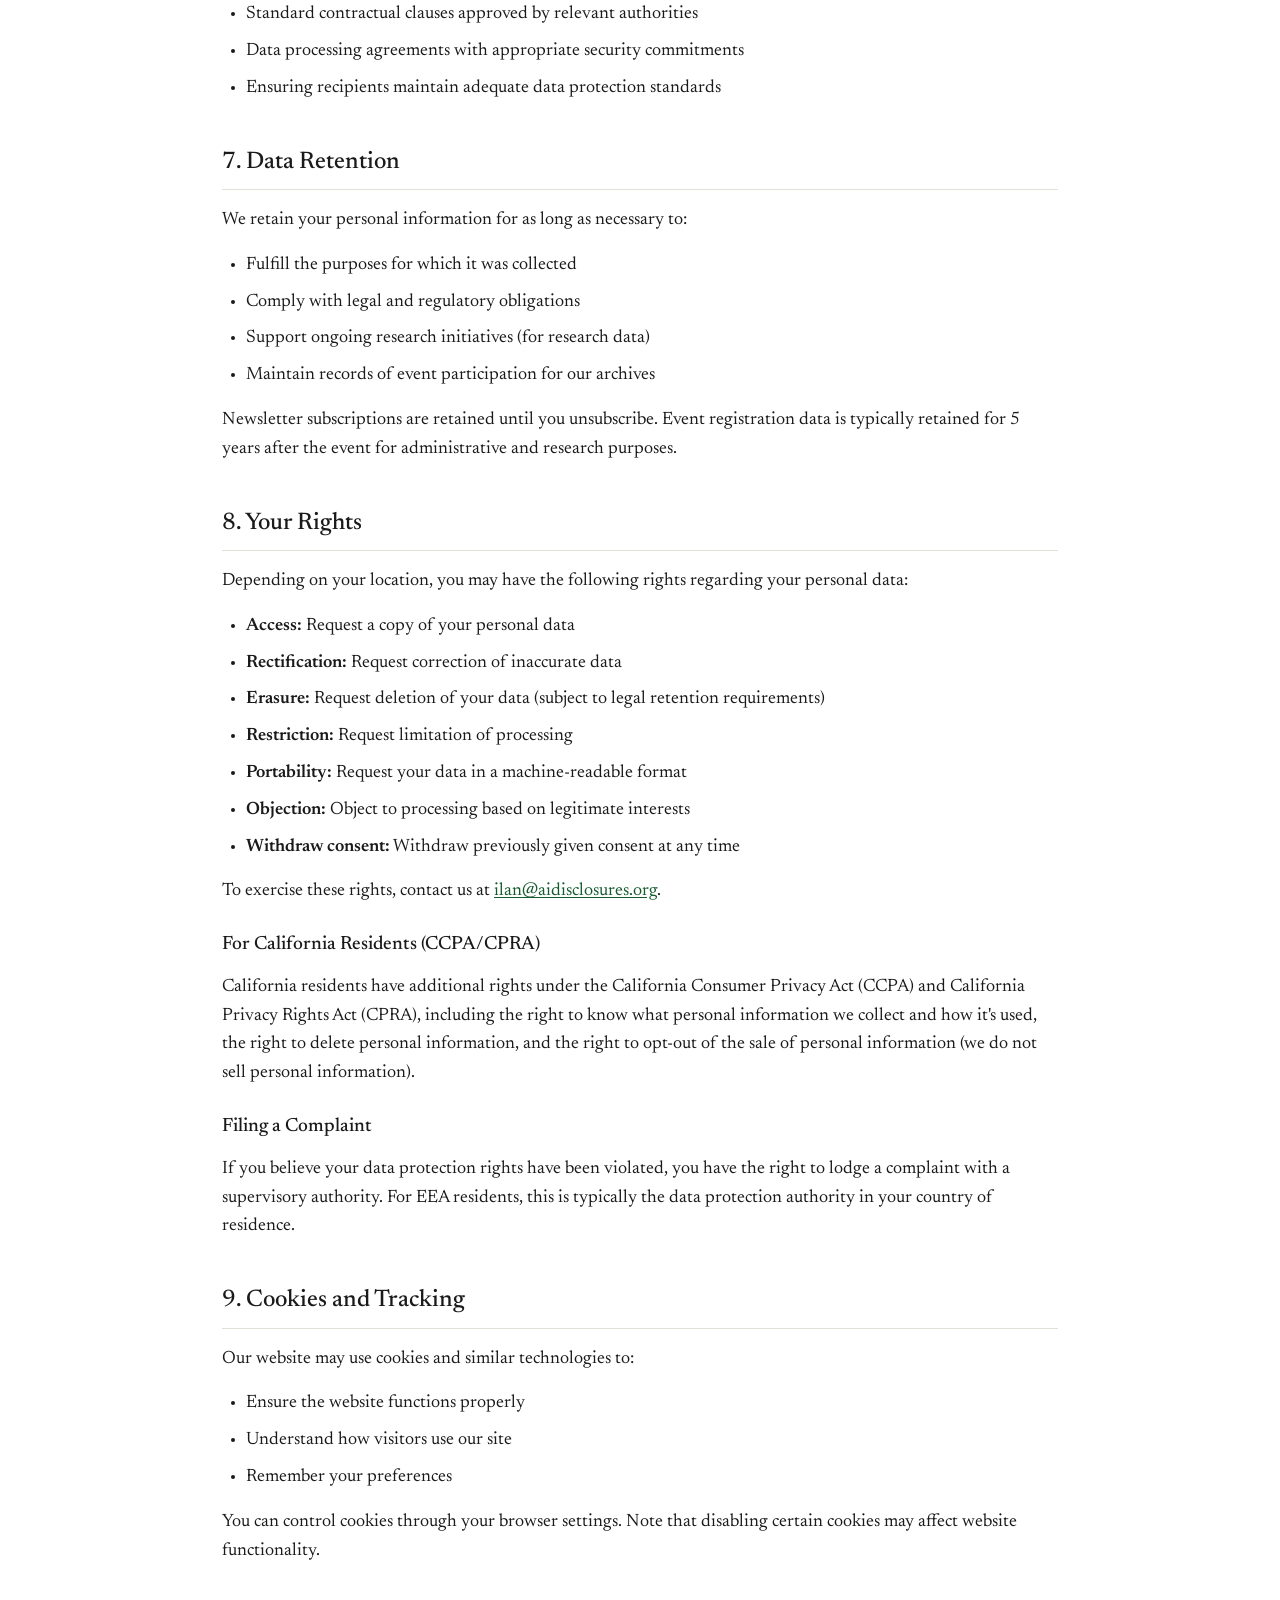
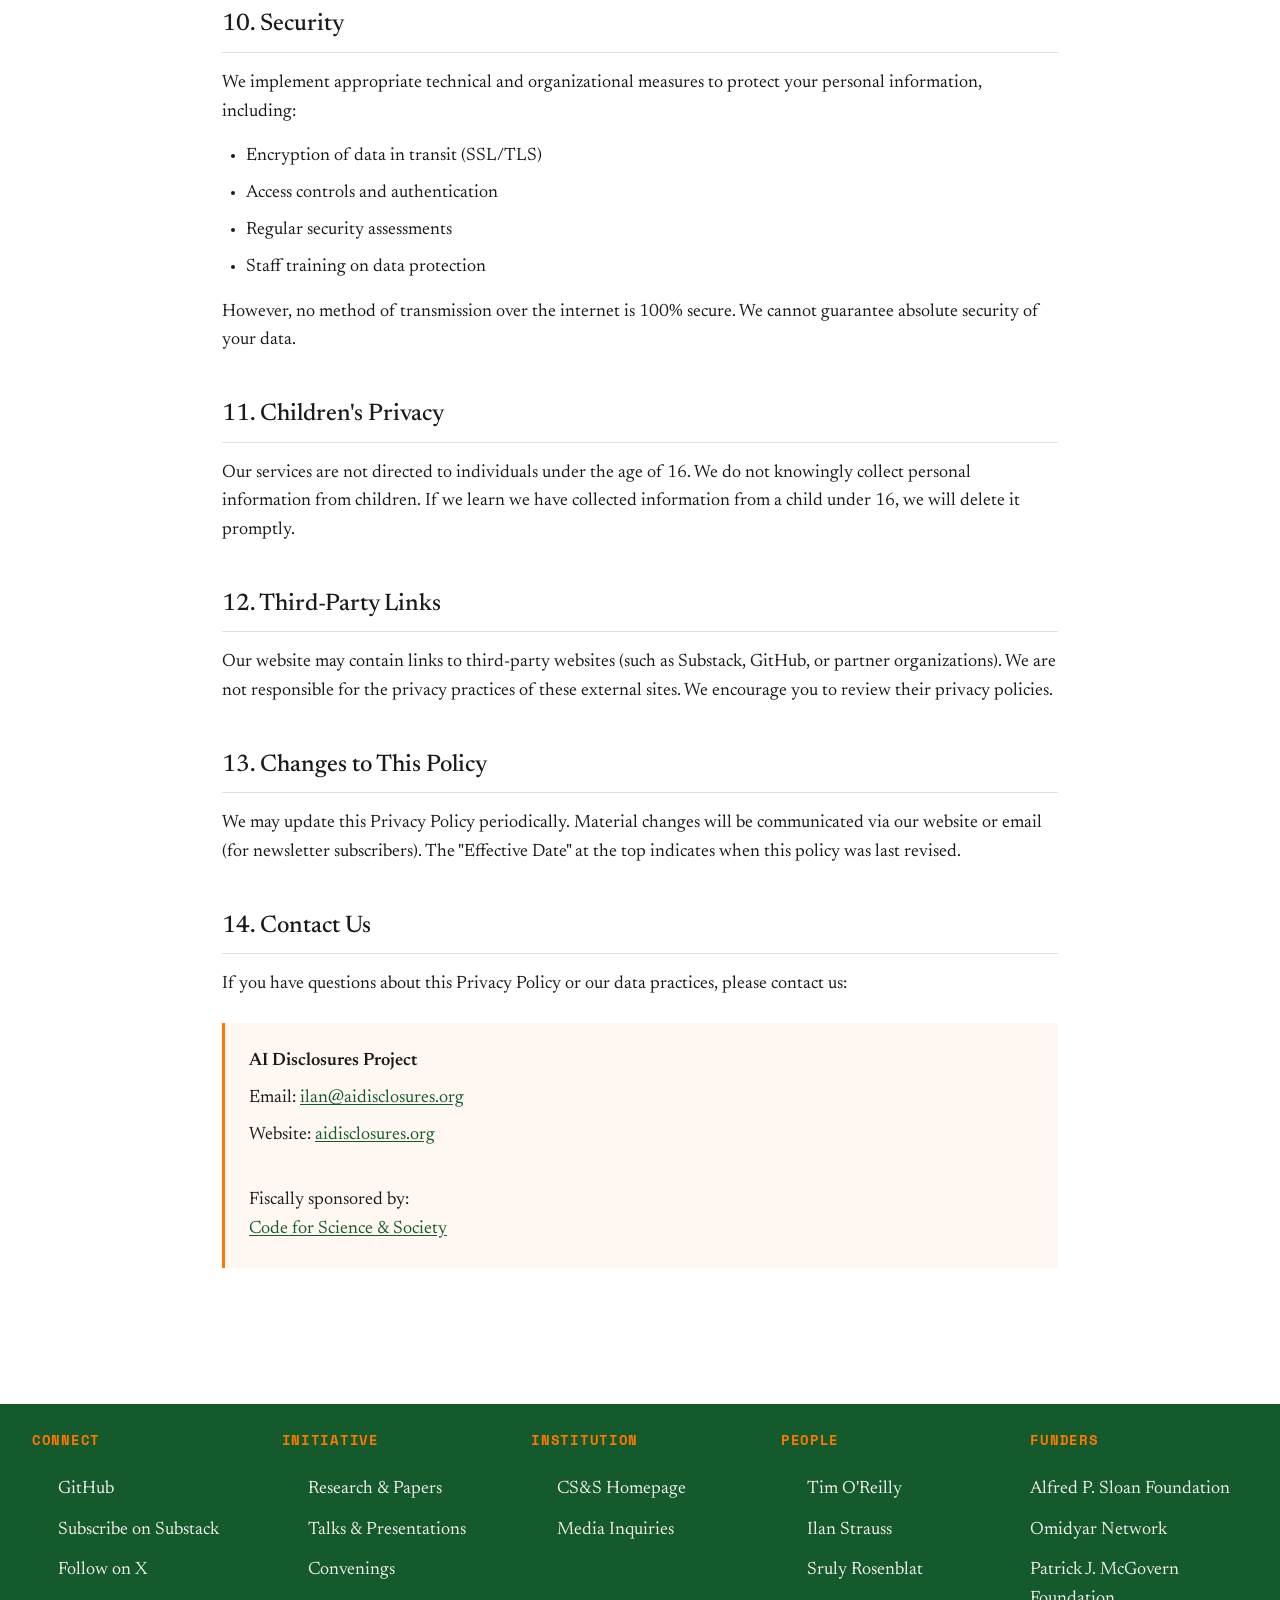
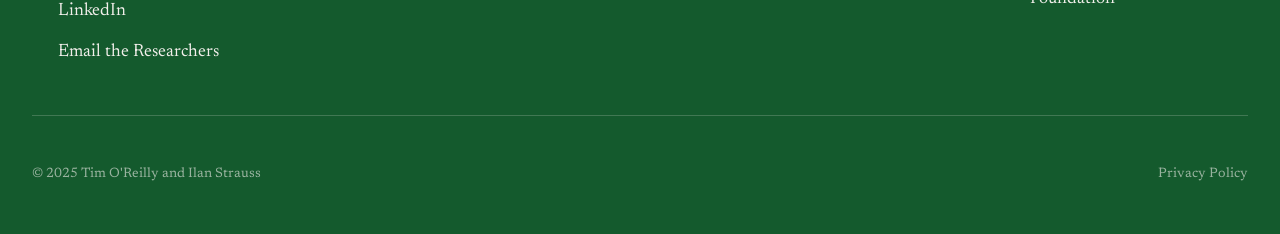
<file: privacy.html>
<!DOCTYPE html>
<html lang="en">
<head>
    <meta charset="UTF-8">
    <meta name="viewport" content="width=device-width, initial-scale=1.0">
    <title>Privacy Policy | AI Disclosures Project</title>
    <meta name="description" content="Privacy Policy for the AI Disclosures Project. Information about how we collect, use, and protect your personal data.">
    <link rel="icon" type="image/svg+xml" href="assets/logos/orange-full-color.svg">

    <link rel="preconnect" href="https://fonts.googleapis.com">
    <link rel="preconnect" href="https://fonts.gstatic.com" crossorigin="">
    <link href="https://fonts.googleapis.com/css2?family=Newsreader:ital,opsz,wght@0,6..72,200..800;1,6..72,200..800&amp;family=Space+Mono:wght@400;700&amp;display=swap" rel="stylesheet">

    <style>
        :root {
            --bg: #ffffff;
            --accent: #FF7800;
            --green: #145A2D;
            --text-primary: #1a1a1a;
            --text-muted: #5a5a54;
            --border: #e2e1d8;

            --font-serif: 'Newsreader', serif;
            --font-mono: 'Space Mono', monospace;

            --grid-gap: 2rem;
            --section-pad: 3rem 0;
        }

        * {
            box-sizing: border-box;
            margin: 0;
            padding: 0;
        }

        body {
            background-color: var(--bg);
            color: var(--text-primary);
            font-family: var(--font-serif);
            font-size: 1.125rem;
            line-height: 1.6;
            -webkit-font-smoothing: antialiased;
            -moz-osx-font-smoothing: grayscale;
            overflow-x: hidden;
        }

        ::selection {
            background: var(--accent);
            color: #ffffff;
        }

        a {
            color: var(--green);
            text-decoration: underline;
            text-underline-offset: 2px;
            transition: color 0.2s ease;
        }

        a:hover {
            color: var(--accent);
        }

        .mono {
            font-family: var(--font-mono);
            font-size: 0.9rem;
            text-transform: uppercase;
            letter-spacing: 0.05em;
        }

        .container {
            max-width: 900px;
            margin: 0 auto;
            padding: 0 2rem;
        }

        nav {
            display: flex;
            justify-content: space-between;
            align-items: center;
            padding: 0.5rem 2rem 0 2rem;
            border-bottom: 1px solid var(--border);
            position: sticky;
            top: 0;
            background-color: rgba(253, 252, 248, 0.95);
            backdrop-filter: blur(10px);
            z-index: 100;
        }

        .nav-brand {
            font-weight: 600;
            font-size: 1.25rem;
            letter-spacing: -0.01em;
            color: var(--text-primary);
            display: flex;
            align-items: center;
            gap: 0.75rem;
        }

        .nav-brand-text {
            display: flex;
            flex-direction: column;
            justify-content: center;
            gap: 0.25rem;
            min-height: 160px;
        }

        .nav-brand-text .led-by {
            font-family: var(--font-serif);
            font-size: 1.3rem;
            font-weight: 500;
            color: var(--text-primary);
        }

        .nav-brand-text .hosted-at {
            font-family: var(--font-mono);
            font-size: 0.85rem;
            text-transform: uppercase;
            letter-spacing: 0.05em;
            color: var(--text-muted);
        }

        .nav-brand-text .hosted-at a {
            text-decoration: underline;
            text-underline-offset: 2px;
        }

        .nav-links {
            display: flex;
            gap: 2rem;
        }

        .nav-links a {
            font-size: 1.4rem;
            font-weight: 400;
            color: var(--text-primary);
            text-decoration: none;
            transition: color 0.2s ease;
        }

        .nav-links a:hover {
            color: var(--green);
        }

        .page-header {
            padding: 3rem 0 2rem 0;
            border-bottom: 1px solid var(--border);
            margin-bottom: 2rem;
        }

        .page-header h1 {
            font-size: 2.5rem;
            font-weight: 500;
            letter-spacing: -0.02em;
            margin-bottom: 0.5rem;
        }

        .page-header .subtitle {
            font-size: 1.1rem;
            color: var(--text-muted);
        }

        .policy-content {
            padding-bottom: 4rem;
        }

        .policy-content h2 {
            font-size: 1.5rem;
            font-weight: 500;
            margin-top: 2.5rem;
            margin-bottom: 1rem;
            color: var(--text-primary);
            padding-bottom: 0.5rem;
            border-bottom: 1px solid var(--border);
        }

        .policy-content h3 {
            font-size: 1.2rem;
            font-weight: 500;
            margin-top: 1.5rem;
            margin-bottom: 0.75rem;
            color: var(--text-primary);
        }

        .policy-content p {
            margin-bottom: 1rem;
            color: var(--text-primary);
        }

        .policy-content ul, .policy-content ol {
            margin-bottom: 1rem;
            padding-left: 1.5rem;
        }

        .policy-content li {
            margin-bottom: 0.5rem;
        }

        .policy-content strong {
            font-weight: 600;
        }

        .contact-box {
            background: rgba(255, 120, 0, 0.05);
            border-left: 3px solid var(--accent);
            padding: 1.5rem;
            margin: 1.5rem 0;
        }

        .contact-box p {
            margin-bottom: 0.5rem;
        }

        .contact-box p:last-child {
            margin-bottom: 0;
        }

        .effective-date {
            background: rgba(20, 90, 45, 0.05);
            padding: 1rem 1.5rem;
            border-radius: 4px;
            margin-bottom: 2rem;
            font-size: 0.95rem;
        }

        footer {
            background-color: var(--green);
            color: #F2EFEB;
            padding: 1.5rem 2rem 3rem 2rem;
            margin-top: 3rem;
        }

        .footer-grid {
            display: grid;
            grid-template-columns: repeat(5, 1fr);
            gap: 2rem;
            max-width: 1440px;
            margin: 0 auto;
        }

        .footer-col h4 {
            color: var(--accent);
            margin-bottom: 1.5rem;
        }

        .footer-links {
            list-style: none;
            display: flex;
            flex-direction: column;
            gap: 0.75rem;
        }

        .footer-links a {
            display: inline-flex;
            align-items: center;
            gap: 0.5rem;
            color: #F2EFEB;
            text-decoration: none;
        }

        .footer-links a:hover {
            color: var(--accent);
        }

        .footer-links a::before {
            content: "\2192";
            color: var(--accent);
            opacity: 0;
            transform: translateX(-10px);
            transition: all 0.2s ease;
        }

        .footer-links a:hover::before {
            opacity: 1;
            transform: translateX(0);
        }

        .colophon {
            padding-top: 3rem;
            margin-top: 3rem;
            border-top: 1px solid rgba(242, 239, 235, 0.2);
            display: flex;
            justify-content: space-between;
            color: rgba(242, 239, 235, 0.6);
            font-size: 0.85rem;
            max-width: 1440px;
            margin-left: auto;
            margin-right: auto;
        }

        .colophon a {
            color: rgba(242, 239, 235, 0.6);
            text-decoration: none;
        }

        .colophon a:hover {
            color: var(--accent);
        }

        @media (max-width: 1024px) {
            .footer-grid {
                grid-template-columns: 1fr 1fr;
            }
            .nav-links {
                display: none;
            }
        }

        @media (max-width: 600px) {
            .colophon {
                flex-direction: column;
                gap: 0.5rem;
            }
        }
    </style>
</head>
<body>

    <nav>
        <div class="nav-brand">
            <div class="nav-brand-text">
                <span class="led-by">Led by Tim O'Reilly & Ilan Strauss</span>
                <span class="hosted-at">Hosted at <a href="https://codeforscience.org" target="_blank">Code for Science & Society</a></span>
            </div>
        </div>
        <div class="nav-links">
            <a href="index.html">Overview</a>
            <a href="research.html">Research</a>
            <a href="talks.html">Talks</a>
            <a href="convenings.html">Convenings</a>
            <a href="press.html">Writings</a>
            <a href="blog.html">Blog</a>
            <a href="people.html">People</a>
        </div>
    </nav>

    <main class="container">

        <header class="page-header">
            <div class="mono" style="color: var(--accent); margin-bottom: 0.5rem;">Legal</div>
            <h1>Privacy Policy</h1>
            <p class="subtitle">How we collect, use, and protect your personal information</p>
        </header>

        <div class="effective-date">
            <strong>Effective Date:</strong> March 12, 2026 &nbsp;|&nbsp; <strong>Version:</strong> 1.0
        </div>

        <div class="policy-content">

            <h2>1. Introduction</h2>
            <p>
                The AI Disclosures Project ("we," "us," or "our") is committed to protecting your privacy. This Privacy Policy explains how we collect, use, disclose, and safeguard your personal information when you interact with our website, attend our events, or engage with our research activities.
            </p>
            <p>
                The AI Disclosures Project is a fiscally sponsored project of <a href="https://codeforscience.org" target="_blank">Code for Science & Society</a> (CS&S), a 501(c)(3) nonprofit organization. For data protection purposes, CS&S serves as the data controller for information collected through our activities.
            </p>

            <div class="contact-box">
                <p><strong>Data Protection Contact</strong></p>
                <p>Email: <a href="mailto:ilan@aidisclosures.org">ilan@aidisclosures.org</a></p>
                <p>AI Disclosures Project<br>c/o Code for Science & Society<br>Portland, OR, USA</p>
            </div>

            <h2>2. Information We Collect</h2>

            <h3>Information You Provide Directly</h3>
            <p>We collect information you voluntarily provide when you:</p>
            <ul>
                <li><strong>Register for events</strong> (such as FOO Camp, Bellagio convenings, or workshops): name, email address, organization/affiliation, dietary requirements, accessibility needs</li>
                <li><strong>Subscribe to our newsletter</strong>: email address and name</li>
                <li><strong>Contact us</strong>: name, email address, and any information you include in your message</li>
                <li><strong>Participate in research</strong>: information relevant to our collaborative research activities</li>
                <li><strong>Apply to attend events</strong>: professional background, areas of expertise, and other application materials</li>
            </ul>

            <h3>Information Collected Automatically</h3>
            <p>When you visit our website, we may automatically collect:</p>
            <ul>
                <li>IP address (anonymized where possible)</li>
                <li>Browser type and version</li>
                <li>Pages visited and time spent</li>
                <li>Referring website</li>
                <li>Device information</li>
            </ul>

            <h3>Information from Third Parties</h3>
            <p>We may receive information from:</p>
            <ul>
                <li>Event co-hosts and partners (such as O'Reilly Media for FOO Camp)</li>
                <li>Research collaborators and institutions</li>
                <li>Publicly available sources relevant to our research</li>
            </ul>

            <h2>3. How We Use Your Information</h2>
            <p>We use your personal information to:</p>
            <ul>
                <li><strong>Facilitate events:</strong> Process registrations, communicate event details, coordinate logistics, and ensure accessibility</li>
                <li><strong>Communicate with you:</strong> Send newsletters, research updates, and respond to inquiries</li>
                <li><strong>Conduct research:</strong> Support our mission of promoting fair, participatory AI markets</li>
                <li><strong>Improve our services:</strong> Analyze website usage to enhance user experience</li>
                <li><strong>Comply with legal obligations:</strong> Meet regulatory requirements and protect our legal rights</li>
            </ul>

            <h2>4. Legal Basis for Processing (GDPR)</h2>
            <p>For individuals in the European Economic Area (EEA), United Kingdom, and Switzerland, we process your personal data based on:</p>
            <ul>
                <li><strong>Consent:</strong> When you subscribe to our newsletter or opt-in to communications</li>
                <li><strong>Contract:</strong> When necessary to fulfill event registration or participation agreements</li>
                <li><strong>Legitimate interests:</strong> For research activities, website analytics, and organizational operations, where these interests are not overridden by your rights</li>
                <li><strong>Legal obligation:</strong> When required by applicable law</li>
            </ul>

            <h2>5. Information Sharing</h2>
            <p>We may share your information with:</p>
            <ul>
                <li><strong>Event partners and co-hosts:</strong> Such as O'Reilly Media, Rockefeller Foundation, or venue providers, as necessary to coordinate events you attend</li>
                <li><strong>Service providers:</strong> Third parties who assist with email services, website hosting, or event management (under appropriate data protection agreements)</li>
                <li><strong>Code for Science & Society:</strong> Our fiscal sponsor, for administrative and compliance purposes</li>
                <li><strong>Research collaborators:</strong> When you participate in collaborative research activities (with your consent)</li>
                <li><strong>Legal authorities:</strong> When required by law or to protect our rights</li>
            </ul>
            <p>We do <strong>not</strong> sell your personal information to third parties.</p>

            <h2>6. International Data Transfers</h2>
            <p>
                The AI Disclosures Project operates internationally. Your information may be transferred to and processed in countries outside your country of residence, including the United States. When we transfer data internationally, we implement appropriate safeguards to protect your information, including:
            </p>
            <ul>
                <li>Standard contractual clauses approved by relevant authorities</li>
                <li>Data processing agreements with appropriate security commitments</li>
                <li>Ensuring recipients maintain adequate data protection standards</li>
            </ul>

            <h2>7. Data Retention</h2>
            <p>We retain your personal information for as long as necessary to:</p>
            <ul>
                <li>Fulfill the purposes for which it was collected</li>
                <li>Comply with legal and regulatory obligations</li>
                <li>Support ongoing research initiatives (for research data)</li>
                <li>Maintain records of event participation for our archives</li>
            </ul>
            <p>Newsletter subscriptions are retained until you unsubscribe. Event registration data is typically retained for 5 years after the event for administrative and research purposes.</p>

            <h2>8. Your Rights</h2>
            <p>Depending on your location, you may have the following rights regarding your personal data:</p>
            <ul>
                <li><strong>Access:</strong> Request a copy of your personal data</li>
                <li><strong>Rectification:</strong> Request correction of inaccurate data</li>
                <li><strong>Erasure:</strong> Request deletion of your data (subject to legal retention requirements)</li>
                <li><strong>Restriction:</strong> Request limitation of processing</li>
                <li><strong>Portability:</strong> Request your data in a machine-readable format</li>
                <li><strong>Objection:</strong> Object to processing based on legitimate interests</li>
                <li><strong>Withdraw consent:</strong> Withdraw previously given consent at any time</li>
            </ul>
            <p>To exercise these rights, contact us at <a href="mailto:ilan@aidisclosures.org">ilan@aidisclosures.org</a>.</p>

            <h3>For California Residents (CCPA/CPRA)</h3>
            <p>California residents have additional rights under the California Consumer Privacy Act (CCPA) and California Privacy Rights Act (CPRA), including the right to know what personal information we collect and how it's used, the right to delete personal information, and the right to opt-out of the sale of personal information (we do not sell personal information).</p>

            <h3>Filing a Complaint</h3>
            <p>If you believe your data protection rights have been violated, you have the right to lodge a complaint with a supervisory authority. For EEA residents, this is typically the data protection authority in your country of residence.</p>

            <h2>9. Cookies and Tracking</h2>
            <p>Our website may use cookies and similar technologies to:</p>
            <ul>
                <li>Ensure the website functions properly</li>
                <li>Understand how visitors use our site</li>
                <li>Remember your preferences</li>
            </ul>
            <p>You can control cookies through your browser settings. Note that disabling certain cookies may affect website functionality.</p>

            <h2>10. Security</h2>
            <p>We implement appropriate technical and organizational measures to protect your personal information, including:</p>
            <ul>
                <li>Encryption of data in transit (SSL/TLS)</li>
                <li>Access controls and authentication</li>
                <li>Regular security assessments</li>
                <li>Staff training on data protection</li>
            </ul>
            <p>However, no method of transmission over the internet is 100% secure. We cannot guarantee absolute security of your data.</p>

            <h2>11. Children's Privacy</h2>
            <p>Our services are not directed to individuals under the age of 16. We do not knowingly collect personal information from children. If we learn we have collected information from a child under 16, we will delete it promptly.</p>

            <h2>12. Third-Party Links</h2>
            <p>Our website may contain links to third-party websites (such as Substack, GitHub, or partner organizations). We are not responsible for the privacy practices of these external sites. We encourage you to review their privacy policies.</p>

            <h2>13. Changes to This Policy</h2>
            <p>We may update this Privacy Policy periodically. Material changes will be communicated via our website or email (for newsletter subscribers). The "Effective Date" at the top indicates when this policy was last revised.</p>

            <h2>14. Contact Us</h2>
            <p>If you have questions about this Privacy Policy or our data practices, please contact us:</p>

            <div class="contact-box">
                <p><strong>AI Disclosures Project</strong></p>
                <p>Email: <a href="mailto:ilan@aidisclosures.org">ilan@aidisclosures.org</a></p>
                <p>Website: <a href="https://aidisclosures.org">aidisclosures.org</a></p>
                <p><br>Fiscally sponsored by:<br><a href="https://codeforscience.org" target="_blank">Code for Science & Society</a></p>
            </div>

        </div>

    </main>

    <footer>
        <div class="footer-grid">
            <div class="footer-col">
                <h4 class="mono">Connect</h4>
                <ul class="footer-links">
                    <li><a href="https://github.com/AI-Disclosures-Project" target="_blank">GitHub</a></li>
                    <li><a href="https://asimovaddendum.substack.com/" target="_blank">Subscribe on Substack</a></li>
                    <li><a href="https://x.com/AIdisclosures" target="_blank">Follow on X</a></li>
                    <li><a href="https://www.linkedin.com/company/the-ai-disclosures-project" target="_blank">LinkedIn</a></li>
                    <li><a href="mailto:ilan@aidisclosures.org">Email the Researchers</a></li>
                </ul>
            </div>
            <div class="footer-col">
                <h4 class="mono">Initiative</h4>
                <ul class="footer-links">
                    <li><a href="research.html">Research & Papers</a></li>
                    <li><a href="talks.html">Talks & Presentations</a></li>
                    <li><a href="convenings.html">Convenings</a></li>
                </ul>
            </div>
            <div class="footer-col">
                <h4 class="mono">Institution</h4>
                <ul class="footer-links">
                    <li><a href="https://codeforscience.org" target="_blank">CS&S Homepage</a></li>
                    <li><a href="mailto:ilan@aidisclosures.org">Media Inquiries</a></li>
                </ul>
            </div>
            <div class="footer-col">
                <h4 class="mono">People</h4>
                <ul class="footer-links">
                    <li><a href="people.html#tim">Tim O'Reilly</a></li>
                    <li><a href="people.html#ilan">Ilan Strauss</a></li>
                    <li><a href="people.html#sruly">Sruly Rosenblat</a></li>
                </ul>
            </div>
            <div class="footer-col">
                <h4 class="mono">Funders</h4>
                <ul class="footer-links">
                    <li>Alfred P. Sloan Foundation</li>
                    <li>Omidyar Network</li>
                    <li>Patrick J. McGovern Foundation</li>
                </ul>
            </div>
        </div>
        <div class="colophon">
            <div>&copy; 2025 Tim O'Reilly and Ilan Strauss</div>
            <div><a href="privacy.html">Privacy Policy</a></div>
        </div>
    </footer>

</body>
</html>
</file>
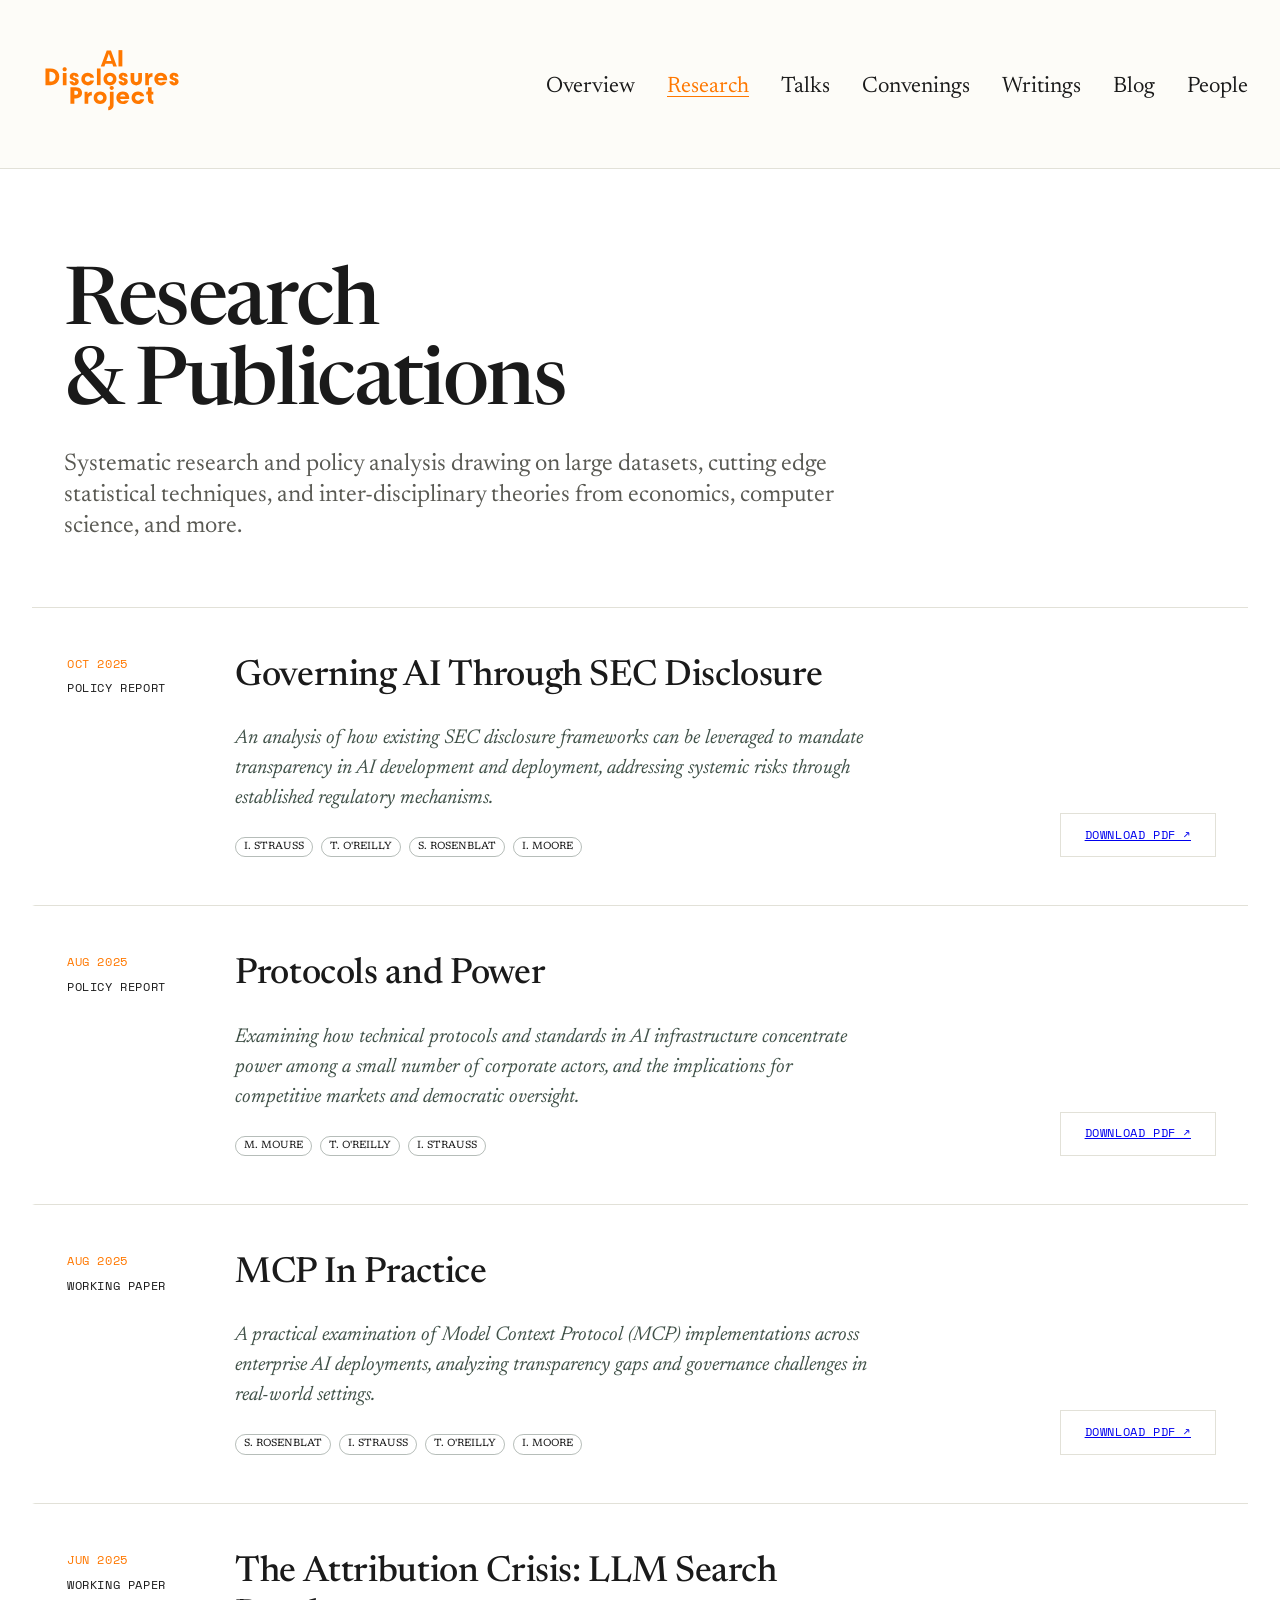
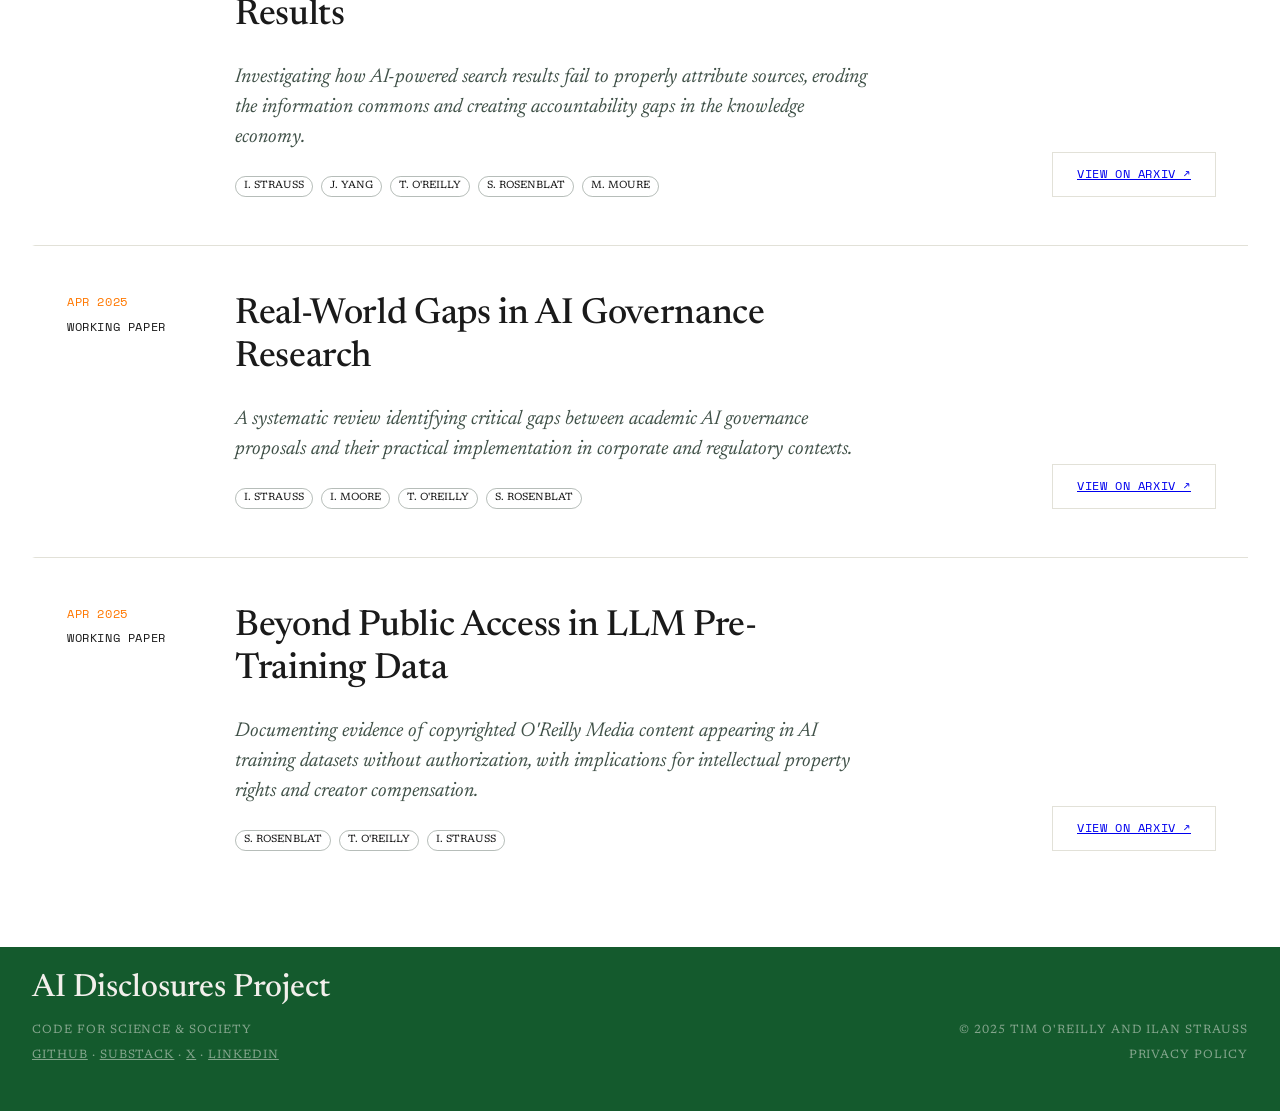
<file: research.html>
<!DOCTYPE html>
<html lang="en">
<head>
    <meta charset="UTF-8">
    <meta name="viewport" content="width=device-width, initial-scale=1.0">
    <title>Research | AI Disclosures Project</title>
    <link rel="icon" type="image/svg+xml" href="assets/logos/orange-full-color.svg">

    <link rel="preconnect" href="https://fonts.googleapis.com">
    <link rel="preconnect" href="https://fonts.gstatic.com" crossorigin="">
    <link href="https://fonts.googleapis.com/css2?family=Inter:wght@400;500;600&amp;family=Newsreader:ital,opsz,wght@0,6..72,200..800;1,6..72,200..800&amp;family=Space+Mono:wght@400;700&amp;display=swap" rel="stylesheet">

    <style>
        :root {
            /* Standard variables */
            --bg: #ffffff;
            --accent: #FF7800;
            --green: #145A2D;
            --text-primary: #1a1a1a;
            --text-muted: #5a5a54;
            --border: #e2e1d8;
            --font-serif: 'Newsreader', serif;
            --font-mono: 'Space Mono', monospace;

            /* Legacy aliases for this page */
            --c-orange: #FF7800;
            --c-green: #145A2D;
            --c-paper: #ffffff;
            --f-serif: 'Newsreader', serif;
            --f-sans: 'Inter', sans-serif;
            --border-hairline: 1px solid var(--border);

            /* Shared item typography */
            --item-title-size: 2.25rem;
            --item-title-weight: 500;
            --item-subtitle-size: 1.25rem;

            /* Shared item hover */
            --item-hover-bg: rgba(255, 120, 0, 0.05);
            --item-hover-border: var(--accent);
        }

        * {
            box-sizing: border-box;
            margin: 0;
            padding: 0;
        }

        body {
            background-color: var(--c-paper);
            color: var(--text-primary);
            font-family: var(--font-serif);
            font-size: 1.125rem;
            -webkit-font-smoothing: antialiased;
            -moz-osx-font-smoothing: grayscale;
            line-height: 1.4;
            overflow-x: hidden;
        }

        .t-display {
            font-family: var(--font-serif);
            font-weight: 500;
            font-size: 5rem;
            line-height: 1;
            letter-spacing: -0.03em;
        }

        .t-serif-medium {
            font-family: var(--font-serif);
            font-weight: var(--item-title-weight);
            font-size: var(--item-title-size);
            line-height: 1.2;
            letter-spacing: -0.01em;
        }

        .page-intro {
            font-size: 1.5rem;
            max-width: 800px;
            color: var(--text-muted);
            line-height: 1.3;
        }

        .t-body-dense {
            font-family: var(--font-serif);
            font-size: var(--item-subtitle-size);
            font-style: italic;
            line-height: 1.5;
            color: var(--text-muted);
        }

        .t-meta {
            font-family: var(--font-mono);
            font-size: 0.75rem;
            text-transform: uppercase;
            letter-spacing: 0.05em;
            font-weight: 400;
        }

        .wrapper {
            display: block;
            min-height: 100vh;
            max-width: 1440px;
            margin: 0 auto;
            padding: 0 2rem;
        }

        .spine {
            border-right: 1px solid var(--border);
            display: flex;
            flex-direction: column;
            justify-content: space-between;
            align-items: center;
            padding: 2rem 0;
            background-color: var(--c-paper);
            position: relative;
        }

        .spine-text {
            writing-mode: vertical-rl;
            transform: rotate(180deg);
            white-space: nowrap;
            color: var(--text-primary);
            display: flex;
            gap: 2rem;
            align-items: center;
        }

        .spine-dot {
            width: 4px;
            height: 4px;
            background-color: var(--c-orange);
            border-radius: 50%;
        }

        .main-container {
            display: flex;
            flex-direction: column;
        }

        .top-nav {
            display: flex;
            justify-content: space-between;
            align-items: center;
            padding: 0.5rem 2rem 0 2rem;
            border-bottom: 1px solid var(--border);
            position: sticky;
            top: 0;
            background-color: rgba(253, 252, 248, 0.95);
            backdrop-filter: blur(10px);
            z-index: 100;
        }

        .nav-brand {
            display: flex;
            align-items: center;
            gap: 0.75rem;
        }

        .nav-brand img {
            height: 160px;
        }

        .nav-links {
            display: flex;
            gap: 2rem;
        }

        .nav-links a {
            font-family: var(--font-serif);
            font-size: 1.4rem;
            font-weight: 400;
            color: var(--text-primary);
            text-decoration: none;
            transition: color 0.2s ease;
        }

        .nav-links a:hover {
            color: var(--c-green);
        }

        .nav-links a.active {
            color: var(--c-orange);
            text-decoration: underline;
            text-decoration-thickness: 1px;
            text-underline-offset: 4px;
        }

        .nav-links a.active:hover {
            color: var(--c-orange);
        }

        .header-section {
            padding: 6rem 2rem 4rem;
            border-bottom: var(--border-hairline);
        }

        .filter-bar {
            display: flex;
            justify-content: space-between;
            align-items: center;
            padding: 1.5rem 2rem;
            border-bottom: var(--border-hairline);
            background: rgba(16, 38, 26, 0.03);
        }

        .filter-group {
            display: flex;
            gap: 2rem;
        }

        .filter-item {
            display: flex;
            align-items: center;
            gap: 0.5rem;
            cursor: pointer;
        }

        .filter-item .dot {
            width: 6px;
            height: 6px;
            border: 1px solid var(--c-green);
            border-radius: 50%;
        }

        .filter-item.active .dot {
            background-color: var(--c-orange);
            border-color: var(--c-orange);
        }

        .research-grid {
            display: grid;
            grid-template-columns: 1fr;
        }

        .paper-entry {
            display: grid;
            grid-template-columns: 120px 1fr 300px;
            padding: 3rem 2rem;
            border-bottom: var(--border-hairline);
            border-left: 3px solid transparent;
            gap: 3rem;
            transition: background-color 0.2s ease, border-color 0.2s ease;
        }

        .paper-entry:hover {
            background-color: var(--item-hover-bg);
            border-left-color: var(--item-hover-border);
        }

        .paper-entry:hover h2 {
            color: var(--accent);
        }

        .paper-entry:hover .t-body-dense {
            color: var(--green);
        }

        .paper-meta-side {
            display: flex;
            flex-direction: column;
            gap: 0.5rem;
        }

        .paper-main {
            display: flex;
            flex-direction: column;
            gap: 1.5rem;
        }

        .paper-abstract {
            max-width: 650px;
            color: rgba(16, 38, 26, 0.8);
        }

        .paper-authors {
            display: flex;
            flex-wrap: wrap;
            gap: 0.5rem;
            margin-top: auto;
        }

        .author-tag {
            border: 1px solid rgba(16, 38, 26, 0.3);
            padding: 2px 8px;
            font-size: 0.65rem;
            border-radius: 12px;
            text-transform: uppercase;
        }

        .paper-action {
            display: flex;
            flex-direction: column;
            justify-content: flex-end;
            align-items: flex-end;
        }

        .btn-view {
            font-family: var(--font-mono);
            font-size: 0.75rem;
            text-transform: uppercase;
            letter-spacing: 0.05em;
            font-weight: 400;
            padding: 0.8rem 1.5rem;
            border: var(--border-hairline);
            background: transparent;
            cursor: pointer;
            transition: all 0.2s ease;
        }

        .btn-view:hover {
            background: var(--c-green);
            color: var(--c-paper);
        }

        .section-label {
            margin-bottom: 2rem;
            display: flex;
            align-items: center;
            gap: 1rem;
        }

        .section-label::before {
            content: '';
            display: block;
            width: 20px;
            height: 1px;
            background-color: var(--c-orange);
        }

        footer {
            background-color: var(--green);
            color: #F2EFEB;
            padding: 1.5rem 2rem 3rem 2rem;
            margin-top: 3rem;
            display: flex;
            justify-content: space-between;
            align-items: flex-end;
        }

        .footer-title {
            font-size: 2rem;
            font-weight: 500;
            line-height: 1.1;
        }

        .footer-sub {
            font-size: 0.75rem;
            text-transform: uppercase;
            letter-spacing: 0.08em;
            opacity: 0.5;
        }

        @media (max-width: 1024px) {
            .wrapper {
                grid-template-columns: 1fr;
            }
            .spine {
                display: none;
            }
            .paper-entry {
                grid-template-columns: 1fr;
                gap: 1.5rem;
            }
            .paper-action {
                align-items: flex-start;
            }
            .nav-links {
                display: none;
            }
        }
    </style>
</head>
<body>

    <nav class="top-nav">
        <a href="index.html" class="nav-brand">
            <img src="assets/logos/logo-transparent.svg" alt="AI Disclosures Project">
        </a>
        <div class="nav-links">
            <a href="index.html">Overview</a>
            <a href="research.html" class="active">Research</a>
            <a href="talks.html">Talks</a>
            <a href="convenings.html">Convenings</a>
            <a href="press.html">Writings</a>
            <a href="blog.html">Blog</a>
            <a href="people.html">People</a>
        </div>
    </nav>

<div class="wrapper">
    <main class="main-container">

        <header class="header-section">
            <h1 class="t-display">Research<br>& Publications</h1>
            <p class="page-intro" style="margin-top: 1.5rem;">
                Systematic research and policy analysis drawing on large datasets, cutting edge statistical techniques, and inter-disciplinary theories from economics, computer science, and more.
            </p>
        </header>


        <section class="research-grid">

            <article class="paper-entry">
                <div class="paper-meta-side">
                    <div class="t-meta" style="color: var(--c-orange);">OCT 2025</div>
                    <div class="t-meta">POLICY REPORT</div>
                </div>
                <div class="paper-main">
                    <h2 class="t-serif-medium">Governing AI Through SEC Disclosure</h2>
                    <p class="paper-abstract t-body-dense">
                        An analysis of how existing SEC disclosure frameworks can be leveraged to mandate transparency in AI development and deployment, addressing systemic risks through established regulatory mechanisms.
                    </p>
                    <div class="paper-authors">
                        <span class="author-tag">I. Strauss</span>
                        <span class="author-tag">T. O'Reilly</span>
                        <span class="author-tag">S. Rosenblat</span>
                        <span class="author-tag">I. Moore</span>
                    </div>
                </div>
                <div class="paper-action">
                    <a href="assets/papers/Governing-AI-Through-SEC-Disclosure-Strauss-OReilly-Rosenblat-Moore_SSRC_10302025.pdf" target="_blank" class="btn-view">Download PDF ↗</a>
                </div>
            </article>


            <article class="paper-entry">
                <div class="paper-meta-side">
                    <div class="t-meta" style="color: var(--c-orange);">AUG 2025</div>
                    <div class="t-meta">POLICY REPORT</div>
                </div>
                <div class="paper-main">
                    <h2 class="t-serif-medium">Protocols and Power</h2>
                    <p class="paper-abstract t-body-dense">
                        Examining how technical protocols and standards in AI infrastructure concentrate power among a small number of corporate actors, and the implications for competitive markets and democratic oversight.
                    </p>
                    <div class="paper-authors">
                        <span class="author-tag">M. Moure</span>
                        <span class="author-tag">T. O'Reilly</span>
                        <span class="author-tag">I. Strauss</span>
                    </div>
                </div>
                <div class="paper-action">
                    <a href="assets/papers/Protocols-and-Power-Moure-OReilly-Strauss_SSRC_08272025.pdf" target="_blank" class="btn-view">Download PDF ↗</a>
                </div>
            </article>


            <article class="paper-entry">
                <div class="paper-meta-side">
                    <div class="t-meta" style="color: var(--c-orange);">AUG 2025</div>
                    <div class="t-meta">WORKING PAPER</div>
                </div>
                <div class="paper-main">
                    <h2 class="t-serif-medium">MCP In Practice</h2>
                    <p class="paper-abstract t-body-dense">
                        A practical examination of Model Context Protocol (MCP) implementations across enterprise AI deployments, analyzing transparency gaps and governance challenges in real-world settings.
                    </p>
                    <div class="paper-authors">
                        <span class="author-tag">S. Rosenblat</span>
                        <span class="author-tag">I. Strauss</span>
                        <span class="author-tag">T. O'Reilly</span>
                        <span class="author-tag">I. Moore</span>
                    </div>
                </div>
                <div class="paper-action">
                    <a href="assets/papers/MCP-In-Practice-Rosenblat-Strauss-OReilly-Moore_SSRC_08182025.pdf" target="_blank" class="btn-view">Download PDF ↗</a>
                </div>
            </article>


            <article class="paper-entry">
                <div class="paper-meta-side">
                    <div class="t-meta" style="color: var(--c-orange);">JUN 2025</div>
                    <div class="t-meta">WORKING PAPER</div>
                </div>
                <div class="paper-main">
                    <h2 class="t-serif-medium">The Attribution Crisis: LLM Search Results</h2>
                    <p class="paper-abstract t-body-dense">
                        Investigating how AI-powered search results fail to properly attribute sources, eroding the information commons and creating accountability gaps in the knowledge economy.
                    </p>
                    <div class="paper-authors">
                        <span class="author-tag">I. Strauss</span>
                        <span class="author-tag">J. Yang</span>
                        <span class="author-tag">T. O'Reilly</span>
                        <span class="author-tag">S. Rosenblat</span>
                        <span class="author-tag">M. Moure</span>
                    </div>
                </div>
                <div class="paper-action">
                    <a href="https://arxiv.org/abs/2508.00838" target="_blank" class="btn-view">View on arXiv ↗</a>
                </div>
            </article>


            <article class="paper-entry">
                <div class="paper-meta-side">
                    <div class="t-meta" style="color: var(--c-orange);">APR 2025</div>
                    <div class="t-meta">WORKING PAPER</div>
                </div>
                <div class="paper-main">
                    <h2 class="t-serif-medium">Real-World Gaps in AI Governance Research</h2>
                    <p class="paper-abstract t-body-dense">
                        A systematic review identifying critical gaps between academic AI governance proposals and their practical implementation in corporate and regulatory contexts.
                    </p>
                    <div class="paper-authors">
                        <span class="author-tag">I. Strauss</span>
                        <span class="author-tag">I. Moore</span>
                        <span class="author-tag">T. O'Reilly</span>
                        <span class="author-tag">S. Rosenblat</span>
                    </div>
                </div>
                <div class="paper-action">
                    <a href="https://arxiv.org/abs/2505.00174" target="_blank" class="btn-view">View on arXiv ↗</a>
                </div>
            </article>


            <article class="paper-entry" style="border-bottom: none;">
                <div class="paper-meta-side">
                    <div class="t-meta" style="color: var(--c-orange);">APR 2025</div>
                    <div class="t-meta">WORKING PAPER</div>
                </div>
                <div class="paper-main">
                    <h2 class="t-serif-medium">Beyond Public Access in LLM Pre-Training Data</h2>
                    <p class="paper-abstract t-body-dense">
                        Documenting evidence of copyrighted O'Reilly Media content appearing in AI training datasets without authorization, with implications for intellectual property rights and creator compensation.
                    </p>
                    <div class="paper-authors">
                        <span class="author-tag">S. Rosenblat</span>
                        <span class="author-tag">T. O'Reilly</span>
                        <span class="author-tag">I. Strauss</span>
                    </div>
                </div>
                <div class="paper-action">
                    <a href="https://arxiv.org/abs/2505.00020" target="_blank" class="btn-view">View on arXiv ↗</a>
                </div>
            </article>
        </section>

    </main>
</div>

<footer>
    <div>
        <div class="footer-title">AI Disclosures Project</div>
        <div class="footer-sub" style="margin-top: 1rem;">Code for Science & Society</div>
        <div class="footer-sub" style="margin-top: 0.5rem;">
            <a href="https://github.com/AI-Disclosures-Project" target="_blank" style="color: inherit; text-decoration: underline;">GitHub</a> ·
            <a href="https://asimovaddendum.substack.com/" target="_blank" style="color: inherit; text-decoration: underline;">Substack</a> ·
            <a href="https://x.com/AIdisclosures" target="_blank" style="color: inherit; text-decoration: underline;">X</a> ·
            <a href="https://www.linkedin.com/company/the-ai-disclosures-project" target="_blank" style="color: inherit; text-decoration: underline;">LinkedIn</a>
        </div>
    </div>
    <div style="text-align: right;">
        <div class="footer-sub">© 2025 Tim O'Reilly and Ilan Strauss</div>
        <div class="footer-sub" style="margin-top: 0.5rem;"><a href="privacy.html" style="color: inherit; text-decoration: none;">Privacy Policy</a></div>
    </div>
</footer>

</body>
</html>
</file>
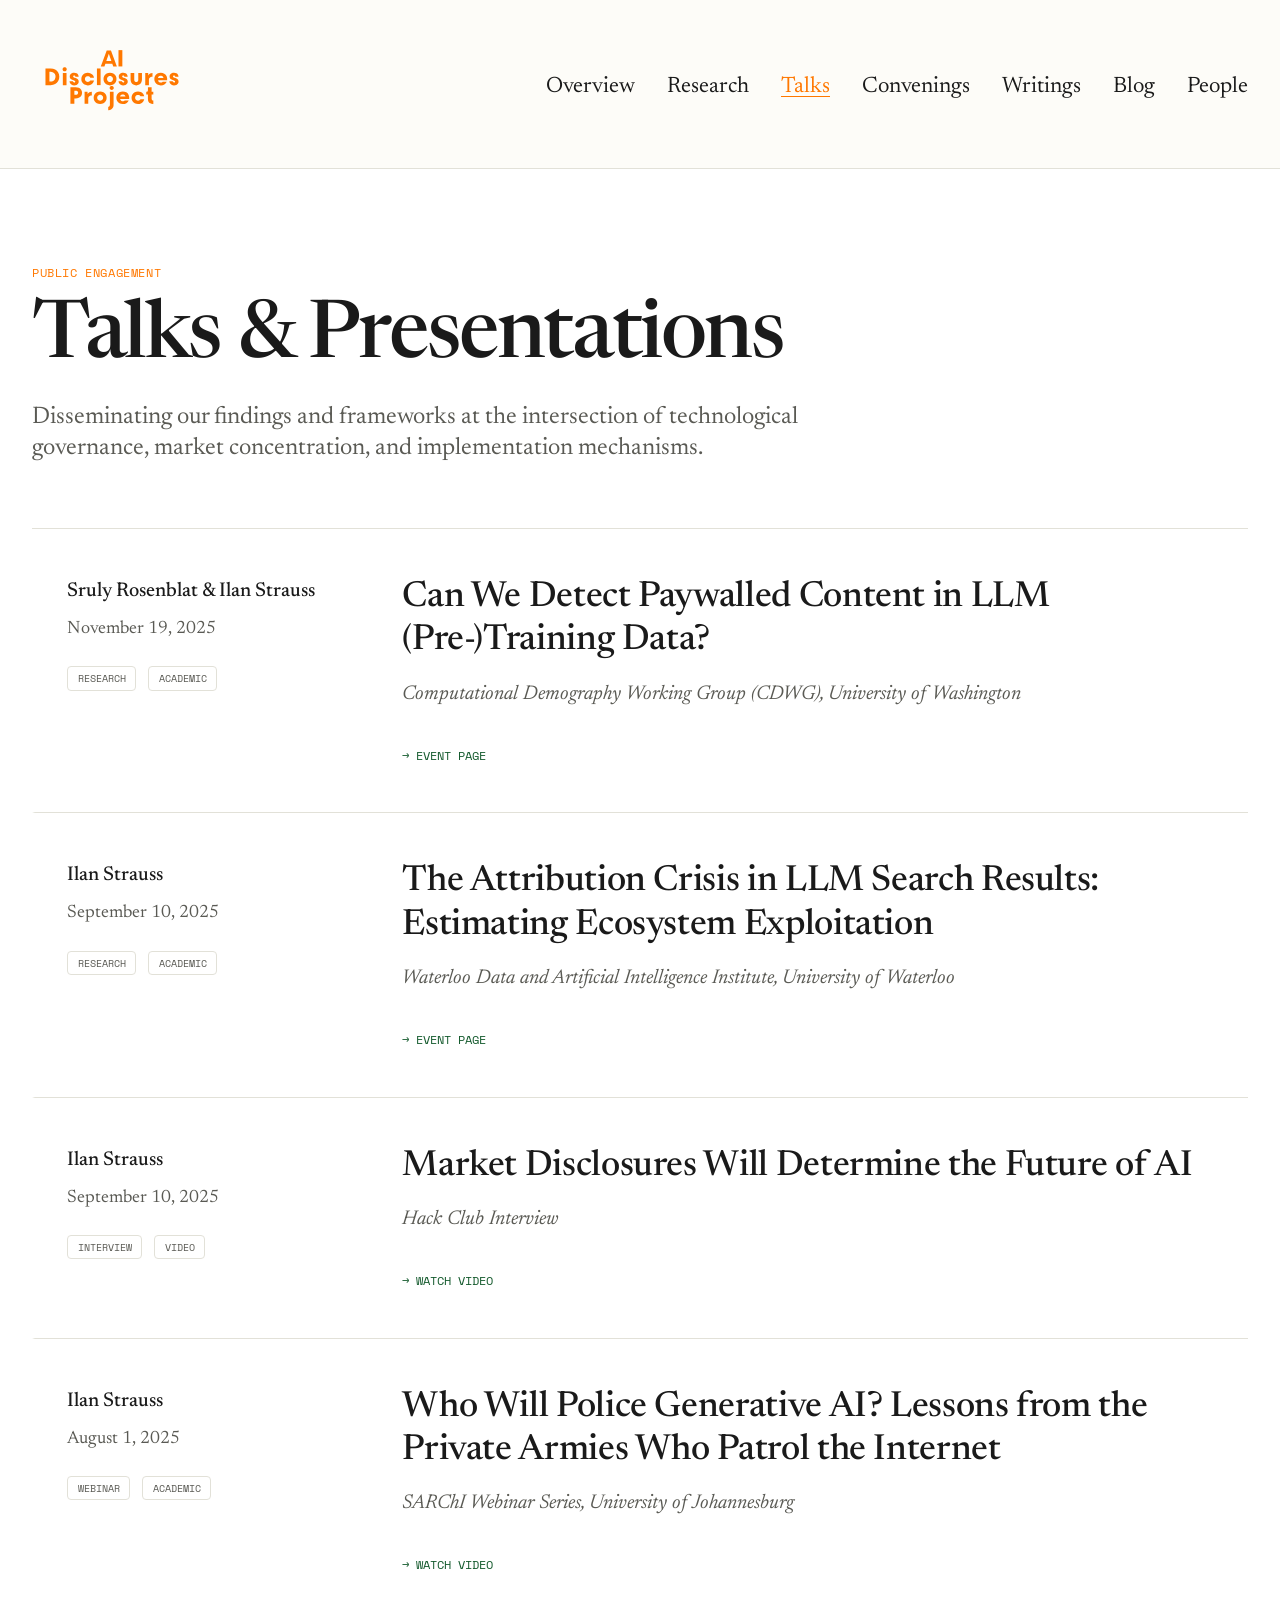
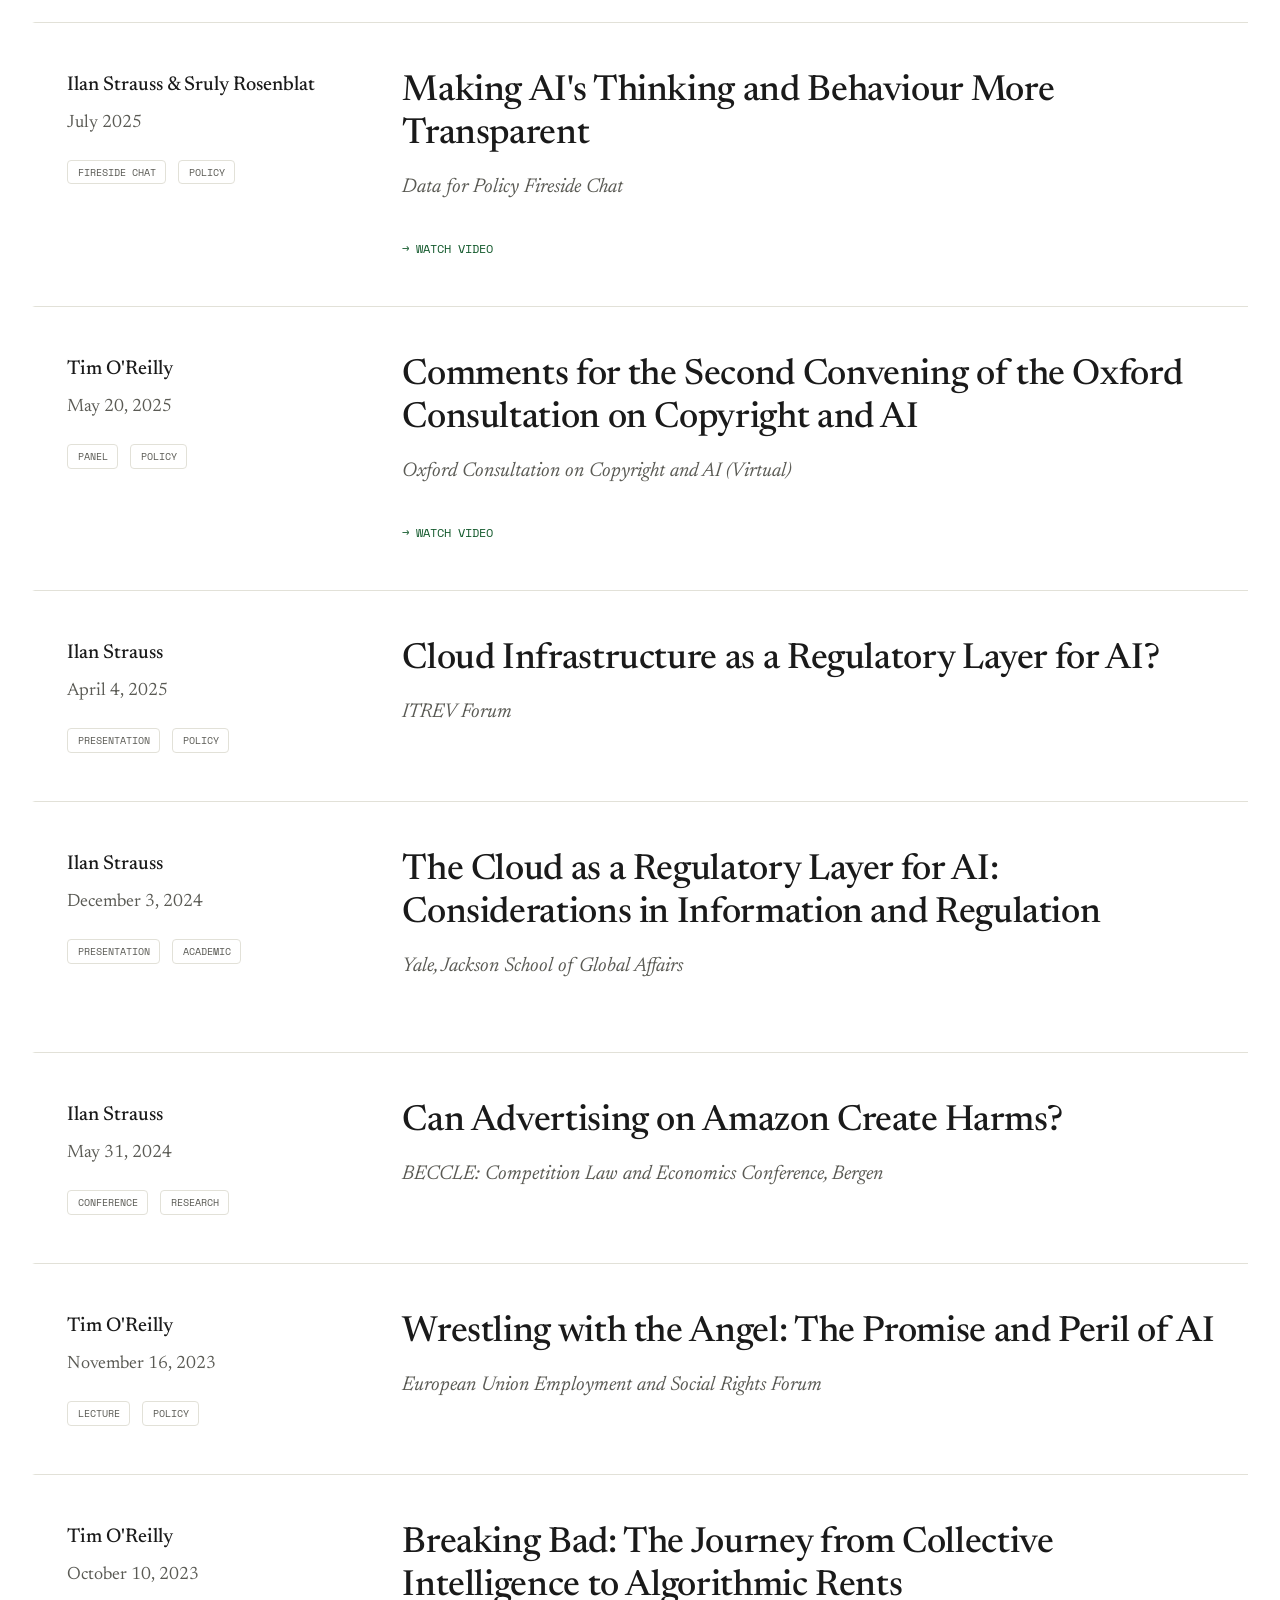
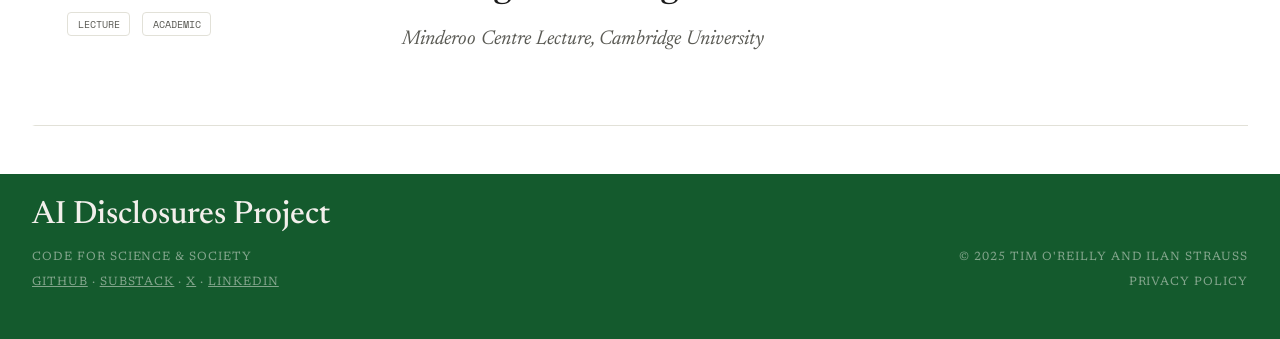
<file: talks.html>
<!DOCTYPE html>
<html lang="en">
<head>
    <meta charset="UTF-8">
    <meta name="viewport" content="width=device-width, initial-scale=1.0">
    <title>Talks & Presentations | AI Disclosures Project</title>
    <link rel="icon" type="image/svg+xml" href="assets/logos/orange-full-color.svg">

    <link rel="preconnect" href="https://fonts.googleapis.com">
    <link rel="preconnect" href="https://fonts.gstatic.com" crossorigin="">
    <link href="https://fonts.googleapis.com/css2?family=Newsreader:ital,opsz,wght@0,6..72,200..800;1,6..72,200..800&amp;family=Space+Mono:wght@400;700&amp;display=swap" rel="stylesheet">

    <style>
        :root {
            --bg: #ffffff;
            --accent: #FF7800;
            --green: #145A2D;
            --text-primary: #1a1a1a;
            --text-muted: #5a5a54;
            --border: #e2e1d8;

            --font-serif: 'Newsreader', serif;
            --font-mono: 'Space Mono', monospace;

            --grid-gap: 2rem;

            /* Shared item typography */
            --item-title-size: 2.25rem;
            --item-title-weight: 500;
            --item-subtitle-size: 1.25rem;

            /* Shared item hover */
            --item-hover-bg: rgba(255, 120, 0, 0.05);
            --item-hover-border: var(--accent);
        }

        * {
            box-sizing: border-box;
            margin: 0;
            padding: 0;
        }

        body {
            background-color: var(--bg);
            color: var(--text-primary);
            font-family: var(--font-serif);
            font-size: 1.125rem;
            line-height: 1.4;
            -webkit-font-smoothing: antialiased;
            overflow-x: hidden;
        }

        a {
            color: inherit;
            text-decoration: none;
            transition: color 0.2s ease;
        }

        a:hover {
            color: var(--green);
        }

        .mono {
            font-family: var(--font-mono);
            font-size: 0.75rem;
            text-transform: uppercase;
            letter-spacing: 0.05em;
        }

        .container {
            max-width: 1440px;
            margin: 0 auto;
            padding: 0 2rem;
        }

        nav {
            display: flex;
            justify-content: space-between;
            align-items: center;
            padding: 0.5rem 2rem 0 2rem;
            border-bottom: 1px solid var(--border);
            position: sticky;
            top: 0;
            background-color: rgba(253, 252, 248, 0.95);
            backdrop-filter: blur(10px);
            z-index: 100;
        }

        .nav-brand {
            font-weight: 600;
            font-size: 1.25rem;
            letter-spacing: -0.01em;
            color: var(--text-primary);
            display: flex;
            align-items: center;
            gap: 0.75rem;
        }

        .nav-brand img {
            height: 160px;
        }

        .nav-brand span {
            color: var(--accent);
        }

        .nav-links {
            display: flex;
            gap: 2rem;
        }

        .nav-links a {
            font-size: 1.4rem;
            font-weight: 400;
            color: var(--text-primary);
            text-decoration: none;
            transition: color 0.2s ease;
        }

        .nav-links a:hover {
            color: var(--green);
        }

        .nav-links a.active {
            color: var(--accent);
            text-decoration: underline;
            text-decoration-thickness: 1px;
            text-underline-offset: 4px;
        }

        .nav-links a.active:hover {
            color: var(--accent);
        }

        .page-header {
            padding: 6rem 0 4rem;
            border-bottom: 1px solid var(--border);
        }

        .page-header h1 {
            font-size: 5rem;
            font-weight: 500;
            letter-spacing: -0.03em;
            line-height: 1;
            margin-bottom: 1.5rem;
        }

        .page-intro {
            font-size: 1.5rem;
            max-width: 800px;
            color: var(--text-muted);
            line-height: 1.3;
        }

        .presentation-entry {
            padding: 3rem 2rem;
            border-bottom: 1px solid var(--border);
            border-left: 3px solid transparent;
            transition: background-color 0.2s ease, border-color 0.2s ease;
        }

        .presentation-entry:hover {
            background-color: var(--item-hover-bg);
            border-left-color: var(--item-hover-border);
        }

        .presentation-entry:hover .presentation-title {
            color: var(--accent);
        }

        .presentation-entry:hover .venue-name {
            color: var(--green);
        }

        .presentation-grid {
            display: grid;
            grid-template-columns: 3fr 9fr;
            gap: 4rem;
        }

        .presentation-meta {
            display: flex;
            flex-direction: column;
            gap: 0.5rem;
        }

        .speaker-name {
            font-size: 1.25rem;
            font-weight: 500;
            margin-bottom: 0.25rem;
        }

        .event-date {
            color: var(--text-muted);
            font-size: 1.125rem;
        }

        .presentation-title {
            font-size: var(--item-title-size);
            line-height: 1.2;
            font-weight: var(--item-title-weight);
            margin-bottom: 1rem;
            letter-spacing: -0.01em;
        }

        .presentation-title a {
            color: inherit;
            text-decoration: none;
            transition: color 0.2s ease;
        }

        .presentation-title a:hover {
            color: var(--accent);
        }

        .venue-name {
            font-style: italic;
            font-size: var(--item-subtitle-size);
            color: var(--text-muted);
            margin-bottom: 1.5rem;
        }

        .tag-list {
            display: flex;
            gap: 0.75rem;
            margin-top: 1rem;
        }

        .tag {
            padding: 0.25rem 0.6rem;
            border: 1px solid var(--border);
            border-radius: 4px;
            font-family: var(--font-mono);
            font-size: 0.65rem;
            text-transform: uppercase;
            color: var(--text-muted);
        }

        .expand-toggle {
            display: inline-flex;
            align-items: center;
            gap: 0.5rem;
            margin-top: 1rem;
            background: none;
            border: none;
            padding: 0;
            font-family: var(--font-mono);
            font-size: 0.75rem;
            text-transform: uppercase;
            letter-spacing: 0.05em;
            color: var(--accent);
            cursor: pointer;
            transition: opacity 0.2s ease;
        }

        .expand-toggle:hover {
            opacity: 0.7;
        }

        .expand-toggle .toggle-icon {
            display: inline-block;
            width: 16px;
            height: 16px;
            border: 1px solid var(--accent);
            border-radius: 50%;
            line-height: 14px;
            text-align: center;
            font-size: 0.9rem;
            transition: transform 0.3s ease;
        }

        .expand-toggle.open .toggle-icon {
            transform: rotate(45deg);
        }

        .expanded-content {
            max-height: 0;
            overflow: hidden;
            transition: max-height 0.4s ease, opacity 0.3s ease;
            opacity: 0;
        }

        .expanded-content.open {
            max-height: 500px;
            opacity: 1;
        }

        .abstract {
            margin-top: 1.5rem;
            max-width: 800px;
            font-size: 1.125rem;
            line-height: 1.6;
            color: var(--text-primary);
        }

        .resource-links {
            display: flex;
            gap: 2rem;
            margin-top: 1.5rem;
            padding-top: 1rem;
            border-top: 1px solid var(--border);
        }

        .resource-link {
            font-family: var(--font-mono);
            font-size: 0.75rem;
            text-transform: uppercase;
            color: var(--green);
            text-decoration: none;
            display: flex;
            align-items: center;
            gap: 0.4rem;
        }

        .resource-link:hover {
            text-decoration: underline;
        }

        footer {
            background-color: var(--green);
            color: #F2EFEB;
            padding: 1.5rem 2rem 3rem 2rem;
            margin-top: 3rem;
            display: flex;
            justify-content: space-between;
            align-items: flex-end;
        }

        .footer-title {
            font-size: 2rem;
            font-weight: 500;
            line-height: 1.1;
        }

        .footer-sub {
            font-size: 0.75rem;
            text-transform: uppercase;
            letter-spacing: 0.08em;
            opacity: 0.5;
        }

        @media (max-width: 1024px) {
            .presentation-grid {
                grid-template-columns: 1fr;
                gap: 1.5rem;
            }
            .page-header h1 {
                font-size: 3.5rem;
            }
            .footer-grid {
                grid-template-columns: 1fr 1fr;
            }
            .nav-links {
                display: none;
            }
        }
    </style>
</head>
<body>

    <nav>
        <a href="index.html" class="nav-brand">
            <img src="assets/logos/logo-transparent.svg" alt="AI Disclosures Project">
        </a>
        <div class="nav-links">
            <a href="index.html">Overview</a>
            <a href="research.html">Research</a>
            <a href="talks.html" class="active">Talks</a>
            <a href="convenings.html">Convenings</a>
            <a href="press.html">Writings</a>
            <a href="blog.html">Blog</a>
            <a href="people.html">People</a>
        </div>
    </nav>

    <main class="container">

        <header class="page-header">
            <div class="mono" style="color: var(--accent); margin-bottom: 1rem;">Public Engagement</div>
            <h1>Talks & Presentations</h1>
            <p class="page-intro">Disseminating our findings and frameworks at the intersection of technological governance, market concentration, and implementation mechanisms.</p>
        </header>


        <!-- 2025 Talks -->
        <article class="presentation-entry">
            <div class="presentation-grid">
                <div class="presentation-meta">
                    <div class="speaker-name">Sruly Rosenblat & Ilan Strauss</div>
                    <div class="event-date">November 19, 2025</div>
                    <div class="tag-list">
                        <span class="tag">Research</span>
                        <span class="tag">Academic</span>
                    </div>
                </div>
                <div class="presentation-body">
                    <h2 class="presentation-title"><a href="https://csde.washington.edu/news-events/new-csde-computational-demography-working-group-cdwg-dr-ilan-strauss-and-sruly-rosenblat-11-19-25/" target="_blank">Can We Detect Paywalled Content in LLM (Pre-)Training Data?</a></h2>
                    <div class="venue-name">Computational Demography Working Group (CDWG), University of Washington</div>

                    <div class="resource-links" style="border-top: none; margin-top: 1rem;">
                        <a href="https://csde.washington.edu/news-events/new-csde-computational-demography-working-group-cdwg-dr-ilan-strauss-and-sruly-rosenblat-11-19-25/" target="_blank" class="resource-link">→ Event Page</a>
                    </div>
                </div>
            </div>
        </article>

        <article class="presentation-entry">
            <div class="presentation-grid">
                <div class="presentation-meta">
                    <div class="speaker-name">Ilan Strauss</div>
                    <div class="event-date">September 10, 2025</div>
                    <div class="tag-list">
                        <span class="tag">Research</span>
                        <span class="tag">Academic</span>
                    </div>
                </div>
                <div class="presentation-body">
                    <h2 class="presentation-title"><a href="https://uwaterloo.ca/artificial-intelligence-institute/events/attribution-crisis-llm-search-results-estimating-ecosystem-0" target="_blank">The Attribution Crisis in LLM Search Results: Estimating Ecosystem Exploitation</a></h2>
                    <div class="venue-name">Waterloo Data and Artificial Intelligence Institute, University of Waterloo</div>

                    <div class="resource-links" style="border-top: none; margin-top: 1rem;">
                        <a href="https://uwaterloo.ca/artificial-intelligence-institute/events/attribution-crisis-llm-search-results-estimating-ecosystem-0" target="_blank" class="resource-link">→ Event Page</a>
                    </div>
                </div>
            </div>
        </article>

        <article class="presentation-entry">
            <div class="presentation-grid">
                <div class="presentation-meta">
                    <div class="speaker-name">Ilan Strauss</div>
                    <div class="event-date">September 10, 2025</div>
                    <div class="tag-list">
                        <span class="tag">Interview</span>
                        <span class="tag">Video</span>
                    </div>
                </div>
                <div class="presentation-body">
                    <h2 class="presentation-title"><a href="https://www.youtube.com/watch?v=hXNw6vDtojs" target="_blank">Market Disclosures Will Determine the Future of AI</a></h2>
                    <div class="venue-name">Hack Club Interview</div>

                    <div class="resource-links" style="border-top: none; margin-top: 1rem;">
                        <a href="https://www.youtube.com/watch?v=hXNw6vDtojs" target="_blank" class="resource-link">→ Watch Video</a>
                    </div>
                </div>
            </div>
        </article>

        <article class="presentation-entry">
            <div class="presentation-grid">
                <div class="presentation-meta">
                    <div class="speaker-name">Ilan Strauss</div>
                    <div class="event-date">August 1, 2025</div>
                    <div class="tag-list">
                        <span class="tag">Webinar</span>
                        <span class="tag">Academic</span>
                    </div>
                </div>
                <div class="presentation-body">
                    <h2 class="presentation-title"><a href="https://www.youtube.com/watch?v=7KdvF3ecr5s" target="_blank">Who Will Police Generative AI? Lessons from the Private Armies Who Patrol the Internet</a></h2>
                    <div class="venue-name">SARChI Webinar Series, University of Johannesburg</div>

                    <div class="resource-links" style="border-top: none; margin-top: 1rem;">
                        <a href="https://www.youtube.com/watch?v=7KdvF3ecr5s" target="_blank" class="resource-link">→ Watch Video</a>
                    </div>
                </div>
            </div>
        </article>

        <article class="presentation-entry">
            <div class="presentation-grid">
                <div class="presentation-meta">
                    <div class="speaker-name">Ilan Strauss & Sruly Rosenblat</div>
                    <div class="event-date">July 2025</div>
                    <div class="tag-list">
                        <span class="tag">Fireside Chat</span>
                        <span class="tag">Policy</span>
                    </div>
                </div>
                <div class="presentation-body">
                    <h2 class="presentation-title"><a href="https://www.youtube.com/watch?v=xSjEJfqGxlY" target="_blank">Making AI's Thinking and Behaviour More Transparent</a></h2>
                    <div class="venue-name">Data for Policy Fireside Chat</div>

                    <div class="resource-links" style="border-top: none; margin-top: 1rem;">
                        <a href="https://www.youtube.com/watch?v=xSjEJfqGxlY" target="_blank" class="resource-link">→ Watch Video</a>
                    </div>
                </div>
            </div>
        </article>

        <article class="presentation-entry">
            <div class="presentation-grid">
                <div class="presentation-meta">
                    <div class="speaker-name">Tim O'Reilly</div>
                    <div class="event-date">May 20, 2025</div>
                    <div class="tag-list">
                        <span class="tag">Panel</span>
                        <span class="tag">Policy</span>
                    </div>
                </div>
                <div class="presentation-body">
                    <h2 class="presentation-title"><a href="https://www.youtube.com/watch?v=Xb3rHgOcupY" target="_blank">Comments for the Second Convening of the Oxford Consultation on Copyright and AI</a></h2>
                    <div class="venue-name">Oxford Consultation on Copyright and AI (Virtual)</div>

                    <div class="resource-links" style="border-top: none; margin-top: 1rem;">
                        <a href="https://www.youtube.com/watch?v=Xb3rHgOcupY" target="_blank" class="resource-link">→ Watch Video</a>
                    </div>
                </div>
            </div>
        </article>

        <article class="presentation-entry">
            <div class="presentation-grid">
                <div class="presentation-meta">
                    <div class="speaker-name">Ilan Strauss</div>
                    <div class="event-date">April 4, 2025</div>
                    <div class="tag-list">
                        <span class="tag">Presentation</span>
                        <span class="tag">Policy</span>
                    </div>
                </div>
                <div class="presentation-body">
                    <h2 class="presentation-title"><a href="#">Cloud Infrastructure as a Regulatory Layer for AI?</a></h2>
                    <div class="venue-name">ITREV Forum</div>
                </div>
            </div>
        </article>

        <!-- 2024 Talks -->
        <article class="presentation-entry">
            <div class="presentation-grid">
                <div class="presentation-meta">
                    <div class="speaker-name">Ilan Strauss</div>
                    <div class="event-date">December 3, 2024</div>
                    <div class="tag-list">
                        <span class="tag">Presentation</span>
                        <span class="tag">Academic</span>
                    </div>
                </div>
                <div class="presentation-body">
                    <h2 class="presentation-title"><a href="#">The Cloud as a Regulatory Layer for AI: Considerations in Information and Regulation</a></h2>
                    <div class="venue-name">Yale, Jackson School of Global Affairs</div>
                </div>
            </div>
        </article>

        <article class="presentation-entry">
            <div class="presentation-grid">
                <div class="presentation-meta">
                    <div class="speaker-name">Ilan Strauss</div>
                    <div class="event-date">May 31, 2024</div>
                    <div class="tag-list">
                        <span class="tag">Conference</span>
                        <span class="tag">Research</span>
                    </div>
                </div>
                <div class="presentation-body">
                    <h2 class="presentation-title"><a href="#">Can Advertising on Amazon Create Harms?</a></h2>
                    <div class="venue-name">BECCLE: Competition Law and Economics Conference, Bergen</div>
                </div>
            </div>
        </article>

        <!-- 2023 Talks -->
        <article class="presentation-entry">
            <div class="presentation-grid">
                <div class="presentation-meta">
                    <div class="speaker-name">Tim O'Reilly</div>
                    <div class="event-date">November 16, 2023</div>
                    <div class="tag-list">
                        <span class="tag">Lecture</span>
                        <span class="tag">Policy</span>
                    </div>
                </div>
                <div class="presentation-body">
                    <h2 class="presentation-title"><a href="#">Wrestling with the Angel: The Promise and Peril of AI</a></h2>
                    <div class="venue-name">European Union Employment and Social Rights Forum</div>
                </div>
            </div>
        </article>

        <article class="presentation-entry">
            <div class="presentation-grid">
                <div class="presentation-meta">
                    <div class="speaker-name">Tim O'Reilly</div>
                    <div class="event-date">October 10, 2023</div>
                    <div class="tag-list">
                        <span class="tag">Lecture</span>
                        <span class="tag">Academic</span>
                    </div>
                </div>
                <div class="presentation-body">
                    <h2 class="presentation-title"><a href="#">Breaking Bad: The Journey from Collective Intelligence to Algorithmic Rents</a></h2>
                    <div class="venue-name">Minderoo Centre Lecture, Cambridge University</div>
                </div>
            </div>
        </article>

    </main>

    <footer>
        <div>
            <div class="footer-title">AI Disclosures Project</div>
            <div class="footer-sub" style="margin-top: 1rem;">Code for Science & Society</div>
            <div class="footer-sub" style="margin-top: 0.5rem;">
                <a href="https://github.com/AI-Disclosures-Project" target="_blank" style="color: inherit; text-decoration: underline;">GitHub</a> ·
                <a href="https://asimovaddendum.substack.com/" target="_blank" style="color: inherit; text-decoration: underline;">Substack</a> ·
                <a href="https://x.com/AIdisclosures" target="_blank" style="color: inherit; text-decoration: underline;">X</a> ·
                <a href="https://www.linkedin.com/company/the-ai-disclosures-project" target="_blank" style="color: inherit; text-decoration: underline;">LinkedIn</a>
            </div>
        </div>
        <div style="text-align: right;">
            <div class="footer-sub">© 2025 Tim O'Reilly and Ilan Strauss</div>
            <div class="footer-sub" style="margin-top: 0.5rem;"><a href="privacy.html" style="color: inherit; text-decoration: none;">Privacy Policy</a></div>
        </div>
    </footer>

    <script>
        function togglePresentation(id, btn) {
            const panel = document.getElementById(id);
            const isOpen = panel.classList.contains('open');

            panel.classList.toggle('open', !isOpen);
            btn.classList.toggle('open', !isOpen);

            const icon = btn.querySelector('.toggle-icon');
            icon.textContent = isOpen ? '+' : '+';
        }
    </script>

</body>
</html>
</file>
